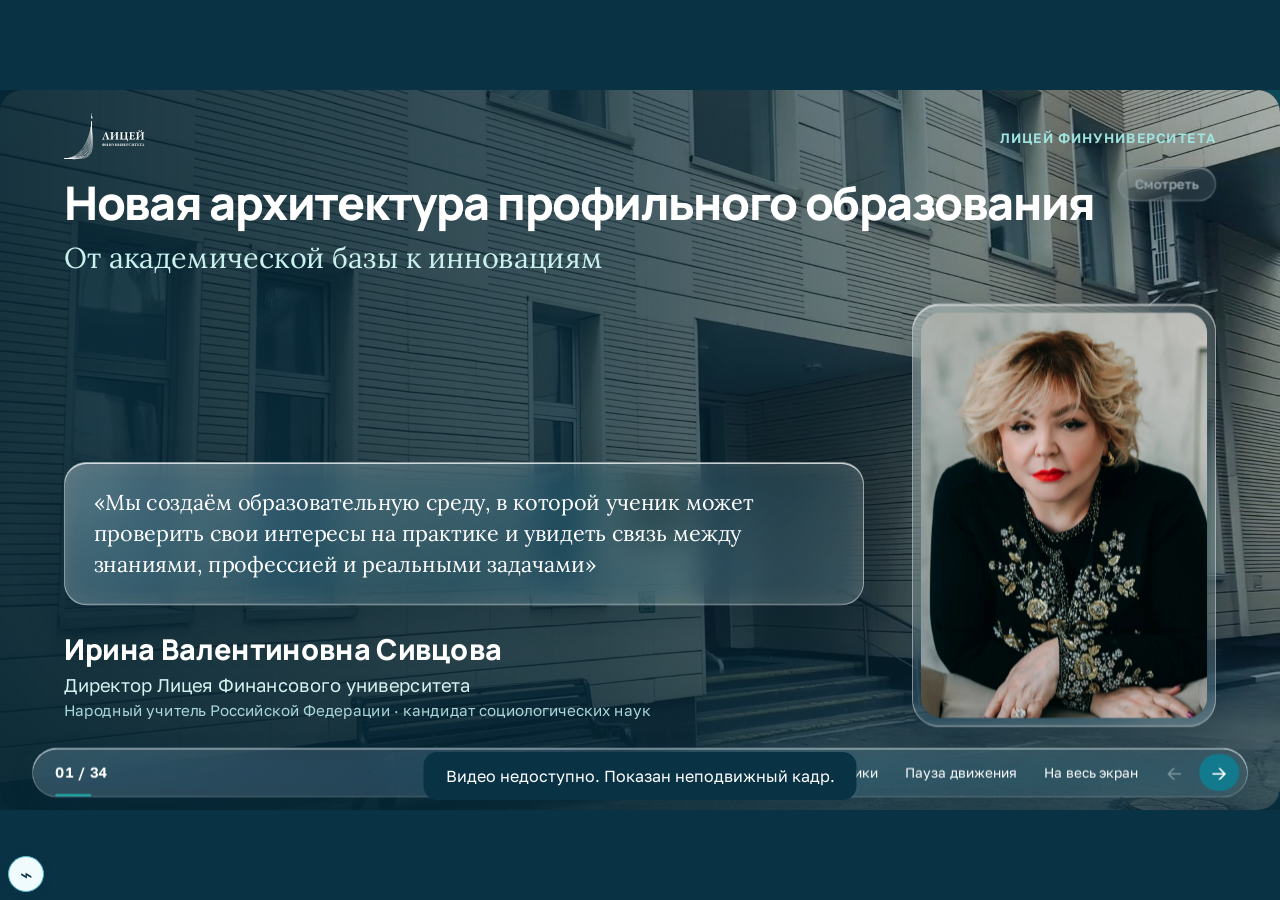
<file: index.html>
<!DOCTYPE html>

<html lang="ru"><head><meta charset="utf-8"/><meta content="width=device-width,initial-scale=1" name="viewport"/><meta content="#0e3f52" name="theme-color"/><meta content="Выступление Ирины Валентиновны Сивцовой о новой архитектуре профильного образования в Лицее Финансового университета." name="description"/><title>Новая архитектура профильного образования · Лицей Финуниверситета</title><style>
/* Три гарнитуры по ролям: Manrope — заголовки, Golos Text — основной текст, Lora — цитаты и акценты */
@font-face{font-family:Manrope;src:url(assets/fonts/font-10.woff) format('truetype');font-weight:700;font-display:swap}
@font-face{font-family:Manrope;src:url(assets/fonts/font-11.woff) format('truetype');font-weight:800;font-display:swap}
@font-face{font-family:Golos;src:url(assets/fonts/font-01.woff) format('truetype');font-weight:400;font-display:swap}
@font-face{font-family:Golos;src:url(assets/fonts/font-03.woff) format('truetype');font-weight:600;font-display:swap}
@font-face{font-family:Lora;src:url(assets/fonts/Lora.ttf) format('truetype');font-weight:400 700;font-display:swap}
:root{--ink:#0f3a4c;--muted:#4a6a77;--teal:#13798d;--aqua:#1db3ae;--sky:#e2f3f8;--paper:#f3f9fb;--line:#c6e0e7;--deep:#0a3245;--deep2:#0f4f62;--coral:#ff7d5c;--lime:#e4f190;--scale:1;--ease:cubic-bezier(.2,.75,.25,1)}
*{box-sizing:border-box}
html,body{margin:0;height:100%;background:var(--paper);color:var(--ink);font-family:Golos,Arial,sans-serif;-webkit-font-smoothing:antialiased}
body{overflow:hidden;transition:background .4s}body.is-dark{background:var(--deep)}
h1,h2,h3,p,figure,blockquote,dl,dd,ol,ul{margin:0;padding:0}ol,ul{list-style:none}
button{font:inherit;cursor:pointer;border:0;color:inherit}button:focus-visible,a:focus-visible{outline:4px solid var(--coral);outline-offset:4px}
img,video{display:block}
.sr-only{position:absolute;width:1px;height:1px;overflow:hidden;clip:rect(0 0 0 0);white-space:nowrap}
em{font-style:normal;color:var(--aqua)}

/* Сцена 1600×900, масштабируется целиком */
#stage{position:fixed;left:50%;top:50%;width:1600px;height:900px;transform:translate(-50%,-50%) scale(var(--scale));overflow:hidden}
.slide{position:absolute;inset:0;display:none;flex-direction:column;padding:104px 80px 104px;gap:34px;overflow:hidden;
 background:radial-gradient(900px 520px at 92% -8%,rgba(29,179,174,.16),transparent 70%),radial-gradient(700px 500px at -6% 108%,rgba(19,121,141,.10),transparent 70%),var(--paper)}
.slide.active{display:flex}
.slide.dark{color:#fff;background:radial-gradient(1000px 600px at 100% 0%,rgba(29,179,174,.28),transparent 65%),radial-gradient(800px 600px at 0% 100%,rgba(19,121,141,.35),transparent 70%),linear-gradient(135deg,var(--deep),#0c4357)}
.brandbar{position:absolute;z-index:5;top:26px;left:80px;right:80px;display:flex;align-items:center;justify-content:space-between;pointer-events:none}
.brandbar img{height:66px;width:auto}.logo-dark{display:none}
body.is-dark .logo-light{display:none}body.is-dark .logo-dark{display:block}
.chapter{font-size:17px;letter-spacing:.06em;text-transform:uppercase;color:var(--teal);font-weight:600}body.is-dark .chapter{color:#9fe3df}

/* Типографика */
.head{display:flex;flex-direction:column;gap:12px}
h1,h2{font-family:Manrope,Golos,sans-serif;font-weight:800;letter-spacing:-.03em;line-height:1.08;white-space:nowrap}
h1{font-size:58px}h2{font-size:56px}
.sub{font-size:26px;line-height:1.35;color:var(--muted);max-width:1300px}.dark .sub{color:#bfe3e6}
.serif,.quote{font-family:Lora,Georgia,serif}
.quote{font-size:27px;line-height:1.45;color:var(--teal);max-width:1250px;padding-left:28px;border-left:4px solid var(--aqua)}
.dark .quote{color:#d5f3f1}
.small-q{font-size:23px}
h3{font-family:Manrope,sans-serif;font-weight:800;font-size:34px;letter-spacing:-.02em}
b{font-weight:600}
.note-line{font-size:25px;color:var(--muted);border-top:2px solid var(--line);padding-top:20px}

/* Liquid Glass — только в избранных местах: над видео/фото, QR, навигация */
.glass{position:relative;overflow:hidden;border-radius:28px;color:#fff;
 background:linear-gradient(140deg,rgba(255,255,255,.30),rgba(255,255,255,.08) 55%,rgba(255,255,255,.16));
 -webkit-backdrop-filter:blur(20px) saturate(170%);backdrop-filter:blur(20px) saturate(170%);
 border:1px solid rgba(255,255,255,.5);
 box-shadow:inset 0 1.5px 0 rgba(255,255,255,.75),inset 0 -1px 0 rgba(255,255,255,.18),inset 0 0 30px rgba(255,255,255,.08),0 24px 50px rgba(3,28,40,.30)}
.glass-light{position:relative;overflow:hidden;border-radius:28px;
 background:linear-gradient(140deg,rgba(255,255,255,.78),rgba(226,243,248,.5));
 -webkit-backdrop-filter:blur(16px) saturate(150%);backdrop-filter:blur(16px) saturate(150%);
 border:1px solid rgba(255,255,255,.95);box-shadow:inset 0 1.5px 0 #fff,0 18px 44px rgba(15,58,76,.13),0 0 0 1px rgba(19,121,141,.12)}
.glass::after,.glass-light::after{content:"";position:absolute;inset:-40% -10%;pointer-events:none;
 background:linear-gradient(105deg,transparent 38%,rgba(255,255,255,.55) 48%,transparent 58%);transform:translateX(-90%)}
.slide.play .glass::after,.slide.play .glass-light::after{animation:a-shine 1.8s var(--ease) calc(var(--d,0s) + .5s) both}
@supports not ((backdrop-filter:blur(1px)) or (-webkit-backdrop-filter:blur(1px))){.glass{background:rgba(10,50,69,.82)}.glass-light{background:rgba(255,255,255,.95)}}

/* Медиа: всегда cover, без бледных полей */
.ph,.media{position:relative;overflow:hidden;border-radius:28px;background:#0d3e50;box-shadow:0 22px 50px rgba(10,50,69,.18)}
.ph img,.media video{width:100%;height:100%;object-fit:cover}
.video-toggle{position:absolute;right:18px;bottom:18px;z-index:2;padding:10px 20px;border-radius:999px;font-size:17px;font-weight:600}

/* Навигация */
nav.bottom{position:absolute;z-index:6;left:40px;right:40px;bottom:16px;height:62px;display:flex;align-items:center;gap:6px;padding:0 10px 0 28px;border-radius:31px;color:var(--ink);
 background:linear-gradient(140deg,rgba(255,255,255,.72),rgba(255,255,255,.42));border-color:rgba(255,255,255,.9);box-shadow:inset 0 1px 0 #fff,0 10px 30px rgba(15,58,76,.14)}
body.is-dark nav.bottom{color:#fff;background:linear-gradient(140deg,rgba(255,255,255,.18),rgba(255,255,255,.06));border-color:rgba(255,255,255,.3)}
.progress{position:absolute;left:28px;bottom:0;height:3px;background:var(--aqua);border-radius:3px;max-width:calc(100% - 56px);transition:width .4s}
.counter{font-weight:600;font-size:18px;margin-right:auto;font-variant-numeric:tabular-nums}
nav.bottom button{background:transparent;font-size:17px;padding:9px 14px;border-radius:999px}
nav.bottom button:hover{background:rgba(29,179,174,.16)}
nav.bottom .s{display:none}
nav.bottom .arrow{width:50px;height:46px;font-size:24px;padding:0}nav.bottom .next{background:var(--teal);color:#fff}
nav.bottom button:disabled{opacity:.35;cursor:default}
.toast{position:fixed;z-index:20;left:50%;bottom:100px;transform:translateX(-50%);background:var(--deep);color:#fff;padding:14px 22px;border-radius:14px;font-size:16px}

/* Диалоги */
dialog{max-width:min(1100px,92vw);max-height:86vh;border:0;border-radius:28px;padding:34px;color:var(--ink);background:#fbfeff;box-shadow:0 30px 80px rgba(0,0,0,.35)}
dialog::backdrop{background:rgba(6,30,42,.55);-webkit-backdrop-filter:blur(6px);backdrop-filter:blur(6px)}
dialog h2{white-space:normal;font-size:32px;margin:6px 0 18px}dialog p{font-size:17px;line-height:1.55;margin:0 0 12px}dialog h3{font-size:20px;margin:18px 0 6px}
.close-dialog{float:right;background:var(--sky);padding:8px 16px;border-radius:999px}
.overview-grid{display:grid;grid-template-columns:repeat(3,1fr);gap:10px}
.overview-grid button{text-align:left;background:var(--sky);padding:12px 14px;border-radius:14px;display:flex;flex-direction:column;gap:4px;font-size:16px}
.overview-grid button[aria-current=true]{background:var(--teal);color:#fff}.overview-grid small{opacity:.7;font-size:13px}
.source-list li{margin-bottom:14px}.source-list a,dialog a{color:var(--teal)}.source-in-notes{background:var(--teal);color:#fff;padding:10px 18px;border-radius:999px}

/* Общие композиции */
.split{flex:1;display:grid;grid-template-columns:1fr 1fr;gap:56px;align-items:stretch;min-height:0}
.stack{display:flex;flex-direction:column;justify-content:center;gap:30px}
.row-item{display:flex;flex-direction:column;gap:8px;padding-left:26px;border-left:4px solid var(--aqua)}
.row-item b{font-family:Manrope,sans-serif;font-weight:800;font-size:31px;letter-spacing:-.02em}
.row-item span{font-size:24px;line-height:1.4;color:var(--muted)}.dark .row-item span{color:#c7e6ea}
.row-item.accent{border-color:var(--coral)}
.ph.tall{height:100%}
.media-split{grid-template-columns:1.25fr 1fr}.media-split.rev{grid-template-columns:1fr 1.25fr}
.media-split .media{height:100%}
.checks{display:flex;flex-direction:column;gap:14px}
.checks li{font-size:25px;padding:12px 0 12px 44px;border-bottom:1.5px solid var(--line);position:relative}
.checks li::before{content:"";position:absolute;left:4px;top:19px;width:20px;height:11px;border-left:4px solid var(--aqua);border-bottom:4px solid var(--aqua);transform:rotate(-45deg)}

/* 1 — титул */
.hero .hero-bg{position:absolute;inset:0}
.hero .hero-bg .media{position:absolute;inset:0;border-radius:0;box-shadow:none}
.hero .hero-bg::after{content:"";position:absolute;inset:0;background:linear-gradient(90deg,rgba(6,38,52,.93) 0%,rgba(6,38,52,.78) 46%,rgba(6,38,52,.35) 100%),linear-gradient(0deg,rgba(6,38,52,.6),transparent 40%)}
.hero .hero-bg .video-toggle{top:96px;bottom:auto;right:80px}
.hero .head,.hero .hero-grid{position:relative;z-index:1}
.hero .head{margin-top:6px}
.hero .sub{font-size:36px;color:#c9f1ee}
.hero-grid{flex:1;display:grid;grid-template-columns:1fr 380px;grid-template-rows:minmax(0,1fr);gap:60px;min-height:0}
.hero-left{display:flex;flex-direction:column;justify-content:flex-end;gap:30px;padding-bottom:10px}
.lead-quote{padding:30px 36px}.lead-quote p{font-family:Lora,serif;font-size:27px;line-height:1.45}
.speaker-name{display:flex;flex-direction:column;gap:6px}
.speaker-name b{font-family:Manrope,sans-serif;font-weight:800;font-size:36px}
.speaker-name span{font-size:23px;color:#d6f2f1}.speaker-name small{font-size:19px;color:#a9d6d8}
.portrait{padding:10px;border-radius:34px;align-self:stretch;height:100%;min-height:0}
.portrait img{width:100%;height:100%;object-fit:cover;object-position:50% 20%;border-radius:26px}

/* 2 и 30 — маршрут */
.route-wrap{position:relative;flex:1;display:flex;align-items:center}
.route-line{position:absolute;left:0;right:0;top:50%;height:40px;transform:translateY(-50%);width:100%}
.route-line path,.arcs path,.ff-line path,.links path{fill:none;stroke:var(--aqua);stroke-width:4;stroke-dasharray:1;stroke-linecap:round}
.steps{position:relative;display:grid;grid-template-columns:repeat(4,1fr);gap:40px;width:100%}
.step{display:flex;flex-direction:column;gap:14px;min-height:250px;justify-content:flex-start;padding:34px 32px 38px;border-radius:28px;background:#fff;border:2px solid var(--line);box-shadow:0 16px 36px rgba(15,58,76,.08)}
.step i{font-style:normal;font-family:Manrope,sans-serif;font-weight:800;font-size:22px;color:var(--aqua)}
.step b{font-family:Manrope,sans-serif;font-weight:800;font-size:40px;letter-spacing:-.02em}
.step span{font-size:26px;color:var(--muted);line-height:1.35}
.dark .step{background:#14536a;border-color:rgba(255,255,255,.18);box-shadow:none}.dark .step span{color:#c7e6ea}
.dark .step.hi{background:var(--lime);color:var(--ink);border-color:var(--lime)}.dark .step.hi span{color:#3e5a2a}
.closing{display:grid;grid-template-columns:1fr 260px;gap:60px;align-items:end}
.final-logo{width:240px;height:auto}

/* 3 */
.found{display:flex;flex-direction:column;justify-content:center;gap:26px}
.pillars{display:grid;grid-template-columns:repeat(3,1fr);gap:14px;align-items:end;height:230px}
.pillars span{display:flex;align-items:flex-end;justify-content:center;padding-bottom:22px;border-radius:22px 22px 0 0;font-size:26px;font-weight:600;transform-origin:bottom;color:var(--ink)}
.p1{height:130px;background:#bfe8e6}.p2{height:180px;background:#7fd0cc}.p3{height:230px;background:var(--teal);color:#fff!important}
.base{background:var(--deep);color:#fff;font-size:30px;font-weight:600;text-align:center;padding:26px;border-radius:0 0 22px 22px;transform-origin:left;margin-top:-26px}
.chain{font-size:28px;font-weight:600}

/* 4 */
.twin{display:grid;grid-template-columns:1fr 80px 1fr;align-items:center;flex:1}
.panel{display:flex;flex-direction:column;gap:18px;padding:44px;border-radius:32px;background:#fff;border:2px solid var(--line);box-shadow:0 18px 40px rgba(15,58,76,.08);height:100%;justify-content:center}
.panel small{font-size:19px;letter-spacing:.06em;text-transform:uppercase;color:var(--teal);font-weight:600}
.panel b{font-family:Manrope,sans-serif;font-weight:800;font-size:54px}
.panel .flow{font-size:32px;font-weight:600}.panel span{font-size:26px;color:var(--muted);line-height:1.4}
.plus{font-size:64px;color:var(--aqua);text-align:center;font-weight:600}
.was-now{display:flex;gap:40px;align-items:baseline;font-size:27px}
.was{color:var(--muted)}.was s{text-decoration-color:var(--coral);text-decoration-thickness:3px}
.now{font-weight:600;color:var(--teal)}.now::before{content:"→ ";color:var(--aqua)}

/* 5 */
.puzzle{flex:1;display:grid;grid-template-columns:repeat(4,1fr);gap:22px;align-items:stretch}
.piece{position:relative;display:flex;flex-direction:column;gap:14px;padding:38px 30px;border-radius:28px;background:#fff;border:2px solid var(--line)}
.piece::after{content:"";position:absolute;right:-21px;top:50%;width:30px;height:30px;border-radius:50%;background:#fff;border:2px solid var(--line);border-left-color:transparent;border-bottom-color:transparent;transform:translateY(-50%) rotate(45deg);z-index:1}
.piece:last-child::after{display:none}
.piece i{font-style:normal;width:52px;height:52px;border-radius:16px;background:var(--sky);color:var(--teal);display:grid;place-items:center;font-family:Manrope,sans-serif;font-weight:800;font-size:26px}
.piece b{font-family:Manrope,sans-serif;font-weight:800;font-size:30px;letter-spacing:-.02em}
.piece span{font-size:25px;line-height:1.4;color:var(--muted)}
.track{background:var(--deep);color:#fff;font-size:28px;font-weight:600;text-align:center;padding:24px;border-radius:24px;transform-origin:left}

/* 6 */
.s6{grid-template-columns:1.05fr 1fr}
.room{display:flex;flex-direction:column;align-items:center;justify-content:center;gap:18px;padding:26px}
.room svg{width:100%;height:auto;max-height:430px}
.walls{fill:#fff;stroke:var(--teal);stroke-width:3}.board{stroke:var(--deep);stroke-width:8;stroke-linecap:round}
.desk{fill:var(--sky);stroke:var(--teal);stroke-width:3;transform:translate(var(--dx),var(--dy));transform-box:fill-box}
.mode{position:relative;height:44px;width:100%;font-size:26px;font-weight:600;text-align:center}.mode span{position:absolute;inset:0}
.m1{opacity:0}.m2{color:var(--teal)}
.compare{display:flex;flex-direction:column;justify-content:center;gap:30px}
.compare div{padding-left:26px;border-left:4px solid var(--aqua)}
.compare dt{font-family:Manrope,sans-serif;font-weight:800;font-size:31px;margin-bottom:6px}.compare dd{font-size:24px;line-height:1.4}
.compare s,.was s{color:var(--muted);text-decoration-color:var(--coral);text-decoration-thickness:2px}

/* 7 */
.s7{grid-template-columns:1fr 1fr}

/* 8 */
.profiles{flex:1;display:grid;grid-template-columns:repeat(3,1fr);gap:40px;align-content:center}
.profiles li{display:flex;flex-direction:column;gap:16px;padding-top:26px;border-top:2px solid rgba(255,255,255,.25)}
.sym{font-style:normal;font-family:Lora,serif;font-size:66px;line-height:1;color:var(--lime)}
.profiles li:nth-child(2) .sym{color:#ffb29e}.profiles li:nth-child(3) .sym{color:#8ee6e1}
.profiles b{font-family:Manrope,sans-serif;font-weight:800;font-size:34px;line-height:1.15}
.profiles span{font-size:24px;line-height:1.4;color:#c7e6ea}
.arcs{width:100%;height:120px}.arcs path{stroke:#8ee6e1;stroke-width:3}.arcs .long{stroke:var(--lime)}

/* 9 */
.s9{grid-template-columns:580px 1fr;align-items:center}.s9 .orbit{margin-left:40px}
.orbit{position:relative;width:500px;height:500px}
.orbit .core{position:absolute;inset:110px;border-radius:50%;background:var(--teal);display:grid;place-items:center;box-shadow:0 0 0 26px rgba(29,179,174,.15),0 0 0 52px rgba(29,179,174,.07)}
.orbit .core b{font-family:Lora,serif;font-weight:400;font-size:42px;color:#fff}
.orbit span{position:absolute;padding:9px 18px;border-radius:999px;background:#fff;border:2px solid var(--line);font-size:21px;font-weight:600;white-space:nowrap;transform:translate(-50%,-50%)}
.o0{left:50%;top:3%}.o1{left:94%;top:36%}.o2{left:84%;top:90%}.o3{left:16%;top:90%}.o4{left:12%;top:28%}
.verbs{display:flex;flex-direction:column;gap:26px}
.verbs div{display:grid;grid-template-columns:200px 1fr;gap:22px;padding-bottom:22px;border-bottom:2px solid var(--line)}
.verbs dt{font-family:Manrope,sans-serif;font-weight:800;font-size:31px;color:var(--teal)}.verbs dd{font-size:24px;line-height:1.4}

/* 10 */
.duo{position:relative}.duo .a{position:absolute;left:0;top:0;width:78%;height:80%}.duo .b{position:absolute;right:0;bottom:0;width:42%;height:62%;border:8px solid var(--paper)}
.s10 .stack{gap:24px}

/* 11, 14 */
.numbered{flex:1;display:grid;grid-template-columns:repeat(3,1fr);gap:44px;align-items:start;align-content:center}
.numbered li{display:grid;grid-template-rows:auto auto 1fr;gap:12px;padding-top:24px;border-top:3px solid var(--aqua)}
.numbered i{font-style:normal;font-family:Manrope,sans-serif;font-weight:800;font-size:72px;line-height:1;color:var(--aqua)}
.numbered b{font-family:Manrope,sans-serif;font-weight:800;font-size:38px}
.numbered span{font-size:27px;line-height:1.4;color:#c7e6ea}.numbered.light span{color:var(--muted)}
.strip{display:flex;align-items:center;justify-content:space-around;padding:22px 30px;font-size:27px;font-weight:600}.strip em{color:#8ee6e1}
.varfin{display:grid;grid-template-columns:auto 1fr auto;gap:34px;align-items:center;padding:28px 36px}
.varfin b{font-family:Manrope,sans-serif;font-weight:800;font-size:30px}.varfin span{font-size:23px;line-height:1.4}.varfin em{font-size:21px;color:var(--teal);max-width:300px}

/* 12 */
.form-flow{position:relative;flex:1;display:flex;align-items:center}
.ff-line{position:absolute;left:0;right:0;top:calc(50% - 60px);width:100%;height:20px}
.form-flow ol{position:relative;width:100%;display:grid;grid-template-columns:repeat(3,1fr);text-align:center}
.form-flow li{display:flex;flex-direction:column;align-items:center;gap:12px}
.form-flow li svg{width:190px;height:190px;padding:28px;border-radius:50%;background:#fff;border:3px solid var(--teal);margin-bottom:12px}
.form-flow svg path,.ico path,.ico rect,.ico circle{fill:none;stroke:var(--teal);stroke-width:4;stroke-linecap:round;stroke-linejoin:round}
[data-a=draw-in] path{stroke-dasharray:1}
.form-flow b{font-family:Manrope,sans-serif;font-weight:800;font-size:38px}.form-flow span{font-size:25px;color:var(--muted)}

/* 13 — матрица */
.matrix{flex:1;display:flex;flex-direction:column;justify-content:center;gap:12px}
.mx-head,.mx-row{display:grid;grid-template-columns:330px repeat(3,1fr);gap:12px;align-items:stretch}
.mx-head b{font-size:21px;letter-spacing:.04em;text-transform:uppercase;color:var(--teal);padding:0 6px 6px;border-bottom:3px solid var(--aqua)}
.mx-head b:nth-child(2){border-color:var(--lime)}.mx-head b:nth-child(3){border-color:#ffb29e}
.role{font-family:Manrope,sans-serif;font-weight:800;font-size:28px;display:flex;align-items:center}
.cell{min-height:70px;border-radius:16px;border:2px dashed var(--line);display:flex;align-items:center;padding:8px 18px;font-size:23px;line-height:1.25}
.cell.on{border:0;background:#fff;box-shadow:0 8px 22px rgba(15,58,76,.08);font-weight:600}
.cell.on::before{content:"";flex:none;width:12px;height:12px;border-radius:50%;background:var(--aqua);margin-right:12px}
.mx-row .cell.on:nth-child(2)::before{background:#b9c84a}.mx-row .cell.on:nth-child(4)::before{background:var(--coral)}

/* 15 */
.s15{grid-template-columns:1.2fr .8fr}.s15>div:first-child{display:flex;flex-direction:column;gap:26px;justify-content:center}
.cases{display:grid;grid-template-columns:1fr 1fr;gap:14px}
.cases li{padding:13px 20px;border-radius:18px;background:#fff;border:2px solid var(--line);font-size:23px;font-weight:600}
.own{display:grid;grid-template-columns:1fr 230px;gap:26px;align-items:center;padding:20px 20px 20px 30px}
.own b{display:block;font-family:Manrope,sans-serif;font-weight:800;font-size:28px;margin-bottom:8px}.own span{display:block;font-size:20px;line-height:1.4;color:var(--muted)}
.own .url{margin-top:12px;font-size:21px;font-weight:600;color:var(--teal)}.qr-img{width:230px;height:230px;border-radius:14px;background:#fff}
.qr{display:flex;align-items:center;gap:20px;padding:14px;color:var(--ink);background:linear-gradient(140deg,rgba(255,255,255,.9),rgba(255,255,255,.6))}
.qr img{flex:none;width:230px;height:230px;border-radius:14px;background:#fff}
.qr b{display:block;font-size:22px;margin-bottom:6px}.qr .url{font-size:19px;color:var(--teal)}

/* 16 */
.s16{grid-template-columns:1fr 1fr}.s16>div{display:flex;flex-direction:column;justify-content:center;gap:16px}

/* 17 */
.scene .scene-bg{position:absolute;inset:0}.scene .scene-bg .ph{position:absolute;inset:0;border-radius:0}
.scene .scene-bg::after{content:"";position:absolute;inset:0;background:linear-gradient(180deg,rgba(6,38,52,.75),rgba(6,38,52,.1) 40%,rgba(6,38,52,.55))}
.scene .head{position:relative;z-index:1}
.scene-card{position:absolute;z-index:1;left:80px;bottom:110px;width:760px;padding:34px 40px}
.verbs4{font-family:Manrope,sans-serif;font-weight:800;font-size:40px;line-height:1.2;margin-bottom:12px}.scene-card>span{font-size:24px}

/* 18 */
.s18{flex:1;display:grid;grid-template-columns:1fr 1fr;grid-template-rows:minmax(0,1fr);gap:60px;min-height:0}
.pair{display:grid;grid-template-columns:270px 1fr;grid-template-rows:minmax(0,1fr);gap:30px;align-items:end;position:relative;min-height:0}
.pair .col{height:100%}
.pair .cap{display:flex;flex-direction:column;gap:10px;padding-bottom:10px}
.pair .cap b{font-family:Manrope,sans-serif;font-weight:800;font-size:31px}.pair .cap span{font-size:23px;line-height:1.4;color:var(--muted)}
.pair .inset{position:absolute;left:220px;top:0;width:260px;padding:8px;border-radius:22px}
.pair .inset img{width:100%;height:auto;border-radius:16px}
.flow-line{font-size:25px;font-weight:600;text-align:center}

/* 22 */
.s22{grid-template-columns:1.1fr 1fr}
.bio{display:grid;grid-template-columns:1fr 262px;grid-template-rows:auto 1fr;gap:26px;align-content:center}
.bio .row-item{grid-column:1/-1}
.bio-card{display:flex;flex-direction:column;gap:12px}
.bio-card img{width:100%;aspect-ratio:16/9;object-fit:cover;border-radius:20px}
.bio-card figcaption{font-size:21px;line-height:1.35;color:var(--muted)}
.bio .qr{flex-direction:column;text-align:center;gap:8px;align-self:start;padding:16px}

/* 23 */
.s23{grid-template-columns:1.35fr 1fr}
.stats{display:flex;flex-direction:column;justify-content:center;gap:30px}
.stats li{display:grid;grid-template-columns:120px 1fr;gap:20px;align-items:center}
.stats b{font-family:Manrope,sans-serif;font-weight:800;font-size:60px;color:var(--teal);line-height:1}
.stats span{font-size:25px;line-height:1.4}

/* 24 */
.s24{flex:1;display:grid;grid-template-columns:1fr 360px;gap:60px;min-height:0}
.lift{display:grid;grid-template-columns:1fr 300px;grid-template-rows:1fr auto;gap:20px 40px;align-items:center}
.lift svg{width:100%;height:auto;max-height:420px}
.lift svg *{fill:none;stroke:#8ee6e1;stroke-width:4;stroke-linecap:round;stroke-linejoin:round}
.lift .ceil{stroke:#fff;stroke-width:6}.lift .desk-l{stroke:#fff}
.lift .up-arrow{stroke:var(--lime);stroke-dasharray:1}
.mon{transform:translateY(-110px)}
.phases{display:flex;flex-direction:column;gap:22px;counter-reset:ph}
.phases li{font-size:26px;font-weight:600;padding-left:56px;position:relative;counter-increment:ph}
.phases li::before{content:counter(ph);position:absolute;left:0;top:-4px;width:40px;height:40px;border-radius:50%;background:rgba(255,255,255,.12);display:grid;place-items:center;font-size:20px}
.speed{grid-column:1/-1;font-family:Lora,serif;font-size:24px;color:var(--lime)}
.media.portrait{height:100%}

/* 25 */
.s25{grid-template-columns:1.25fr 1fr;gap:56px}
.srv-media{display:flex;flex-direction:column;justify-content:center;gap:18px}
.srv-media .media{height:370px}
.srv-cap{display:flex;align-items:center;gap:20px}
.srv-photo{flex:none;width:120px;height:120px;border-radius:20px;overflow:hidden;box-shadow:0 10px 26px rgba(15,58,76,.18)}
.srv-photo img{width:100%;height:100%;object-fit:cover}
.srv-cap b{display:block;font-family:Manrope,sans-serif;font-weight:800;font-size:26px}.srv-cap span{font-size:20px;color:var(--muted)}
.srv-v{display:flex;flex-direction:column;justify-content:center;gap:6px}
.srv-v .in{display:grid;grid-template-columns:1fr 1fr;gap:16px}
.srv-v .in span{padding:16px;border-radius:18px;background:#fff;border:2px solid var(--line);font-size:25px;font-weight:600;text-align:center}
.srv-v .down{width:100%;height:40px}.srv-v .down path{fill:none;stroke:var(--aqua);stroke-width:3;stroke-dasharray:1}
.srv-v .hub{padding:20px;text-align:center;display:flex;flex-direction:column;gap:4px;border:2px solid var(--teal)}
.srv-v .hub b{font-family:Manrope,sans-serif;font-weight:800;font-size:31px}.srv-v .hub span{font-size:21px;color:var(--teal)}
.srv-v .out{display:flex;flex-direction:column;gap:14px}
.srv-v .out li{display:flex;flex-direction:column;gap:4px;padding-left:20px;border-left:4px solid var(--aqua)}
.srv-v .out b{font-family:Manrope,sans-serif;font-weight:800;font-size:27px}.srv-v .out span{font-size:21px;color:var(--muted)}

/* 26 */
.s26{flex:1;display:grid;grid-template-columns:1.45fr 1fr;gap:44px;min-height:0}
.s26 .big{height:100%}.s26 .side{display:flex;flex-direction:column;gap:26px;min-height:0}.s26 .small{flex:1;min-height:0}

/* 27 */
.roles{flex:1;display:grid;grid-template-columns:repeat(3,1fr);gap:40px;align-content:center}
.roles li{display:flex;flex-direction:column;gap:16px;padding:40px 34px;border-radius:30px;background:#fff;border:2px solid var(--line)}
.roles .ico{width:120px;height:120px;padding:14px;border-radius:30px;background:var(--sky)}
.roles b{font-family:Manrope,sans-serif;font-weight:800;font-size:32px;line-height:1.15}.roles span{font-size:24px;line-height:1.4;color:var(--muted)}
.ico .wave{stroke:var(--coral)}

/* 28 */
.s28{grid-template-columns:1.4fr 1fr}
.concept-frame{position:relative;min-height:0}.concept-frame .ph{height:100%}
.badge{position:absolute;left:24px;top:24px;padding:10px 22px;border-radius:999px;font-size:21px;font-weight:600}
.s28 .stack{gap:22px}.s28 .stack .lead{font-family:Manrope,sans-serif;font-weight:800;font-size:36px;line-height:1.2}
.s28 .stack p{font-size:25px;line-height:1.4}.s28 .flow{font-weight:600;color:var(--teal)}.s28 small{font-size:19px;color:var(--muted)}

/* 29 */
.s29{flex:1;display:grid;grid-template-columns:1fr 90px 1fr;align-items:stretch;min-height:0}
.s29 .ph{height:100%}.s29 figcaption{position:absolute;left:20px;bottom:20px;padding:12px 22px;border-radius:999px;font-size:24px;font-weight:600}
.swap{display:grid;place-items:center}.swap svg{width:60px}.swap path{fill:none;stroke:var(--teal);stroke-width:4;stroke-linecap:round;stroke-linejoin:round}

/* Анимации входа: запускаются классом .play при каждом входе на слайд */
.slide.play [data-a]{animation-duration:.9s;animation-timing-function:var(--ease);animation-delay:var(--d,0s);animation-fill-mode:both}
.slide.play [data-a=up]{animation-name:a-up}.slide.play [data-a=left]{animation-name:a-left}.slide.play [data-a=right]{animation-name:a-right}
.slide.play [data-a=pop]{animation-name:a-pop}.slide.play [data-a=fade]{animation-name:a-fade}.slide.play [data-a=reveal]{animation-name:a-reveal;animation-duration:1.2s}
.slide.play [data-a=grow]{animation-name:a-grow;animation-duration:1.1s}.slide.play [data-a=rise]{animation-name:a-rise}
.slide.play [data-a=drop]{animation-name:a-drop}.slide.play [data-a=scale]{animation-name:a-scale;animation-duration:1.3s}
.slide.play [data-a=glass]{animation-name:a-glass;animation-duration:1.1s}.slide.play [data-a=portrait]{animation-name:a-portrait;animation-duration:1.3s}
.slide.play [data-a=draw]{animation-name:a-draw;animation-duration:1.4s}
.slide.play [data-a=draw-in]{animation:none}.slide.play [data-a=draw-in] path{animation:a-draw 1.3s var(--ease) var(--d) both}
.slide.play [data-a=kenburns]{animation:none}.slide.play [data-a=kenburns] img{animation:a-ken 9s ease-out var(--d) both}
.slide.play .desk{animation:a-desk 1.1s var(--ease) var(--d) both}
.slide.play .m1{animation:a-out .4s ease 1.05s both}.slide.play .m2{animation:a-fade .5s ease 1.5s both}
.slide.play .mon{animation:a-lift 1.8s ease-in-out 1.3s both}
.slide.play .up-arrow{animation:a-draw 1.2s var(--ease) 1.4s both}
.slide.play .ico.bell .wave{animation:a-ring 1s ease 1.2s 2 both}.slide.play .ico.kiosk .tap{animation:a-blink .8s ease .9s 3 both}
.slide.play .orbit{animation-name:a-scale}
@keyframes a-up{from{opacity:0;transform:translateY(30px)}}
@keyframes a-left{from{opacity:0;transform:translateX(-40px)}}
@keyframes a-right{from{opacity:0;transform:translateX(40px)}}
@keyframes a-pop{from{opacity:0;transform:scale(.85)}}
@keyframes a-fade{from{opacity:0}}
@keyframes a-out{to{opacity:0}}
@keyframes a-reveal{from{opacity:0;clip-path:inset(0 0 100% 0 round 28px)}to{opacity:1;clip-path:inset(0 0 0 0 round 28px)}}
@keyframes a-grow{from{transform:scaleX(0)}}
@keyframes a-rise{from{transform:scaleY(0)}}
@keyframes a-drop{from{opacity:0;transform:translateY(-70px) rotate(-4deg)}}
@keyframes a-scale{from{opacity:0;transform:scale(.6) rotate(-25deg)}}
@keyframes a-glass{from{opacity:0;transform:translateY(24px) scale(.98)}}
@keyframes a-portrait{from{opacity:0;transform:translateX(70px) scale(.96)}}
@keyframes a-draw{from{stroke-dashoffset:1}to{stroke-dashoffset:0}}
@keyframes a-ken{from{transform:scale(1.14)}to{transform:scale(1)}}
@keyframes a-desk{from{transform:translate(0,0)}to{transform:translate(var(--dx),var(--dy))}}
@keyframes a-lift{from{transform:translateY(0)}to{transform:translateY(-110px)}}
@keyframes a-shine{to{transform:translateX(90%)}}
@keyframes a-ring{0%,100%{transform:none}30%{transform:translateX(-3px)}60%{transform:translateX(3px)}}
@keyframes a-blink{50%{opacity:.2}}
[data-a=draw]{stroke-dashoffset:0}

/* Пауза движения и reduced-motion: сразу готовая композиция */
body.motion-paused *,body.motion-paused *::after{animation:none!important}
@media (prefers-reduced-motion:reduce){*,*::after{animation:none!important;transition:none!important}}

/* Мобильная раскладка: вертикальная прокрутка текущего слайда */
@media (max-width:899px){
 body{overflow:auto}
 #stage{position:static;width:auto;height:auto;transform:none;overflow:visible}
 .brandbar{position:absolute;top:14px;left:18px;right:18px}.brandbar img{height:34px}.chapter{font-size:12px;max-width:50%;text-align:right}
 .slide{position:relative;min-height:100vh;padding:74px 18px 108px;gap:24px;overflow:visible}
 h1,h2{white-space:normal;font-size:31px;line-height:1.12}.sub{font-size:18px}
 .quote{font-size:19px;padding-left:16px}.small-q{font-size:17px}h3{font-size:24px}.note-line{font-size:17px}
 .split,.media-split,.media-split.rev,.s6,.s7,.s9,.s15,.s16,.s22,.s23,.s25,.s28{display:flex;flex-direction:column;gap:22px}
 .media-split.rev .media{order:-1}
 .ph.tall,.media-split .media,.s28 .concept-frame .ph{height:auto;aspect-ratio:4/3}
 .stack{gap:18px}.row-item{padding-left:16px}.row-item b{font-size:21px}.row-item span{font-size:17px}
 .hero .hero-bg::after{background:linear-gradient(180deg,rgba(6,38,52,.85),rgba(6,38,52,.7))}
 .hero .sub{font-size:22px}.hero-grid{display:flex;flex-direction:column-reverse;gap:22px}
 .portrait{height:auto;align-self:stretch}.portrait img{aspect-ratio:864/1280;height:auto}
 .lead-quote{padding:20px}.lead-quote p{font-size:18px}.speaker-name b{font-size:24px}.speaker-name span{font-size:16px}.speaker-name small{font-size:14px}
 .hero .hero-bg .video-toggle{display:none}
 .route-line,.arcs,.ff-line{display:none}
 .steps{grid-template-columns:1fr;gap:12px}.step{padding:18px 20px;gap:6px;min-height:0}.step b{font-size:23px}.step span{font-size:17px}.step i{font-size:16px}
 .closing{grid-template-columns:1fr;gap:20px}.final-logo{width:160px}
 .pillars{height:160px}.pillars span{font-size:15px;padding-bottom:12px}.p1{height:90px}.p2{height:125px}.p3{height:160px}.base{font-size:19px;padding:16px}.chain{font-size:19px}
 .twin{display:flex;flex-direction:column;gap:12px}.panel{padding:22px;gap:10px}.panel b{font-size:28px}.panel .flow{font-size:19px}.panel span{font-size:17px}.panel small{font-size:13px}.plus{font-size:36px}
 .was-now{flex-direction:column;gap:8px;font-size:18px}
 .puzzle{grid-template-columns:1fr;gap:12px}.piece{padding:20px;gap:8px}.piece::after{display:none}.piece b{font-size:21px}.piece span{font-size:17px}.piece i{width:38px;height:38px;font-size:18px}.track{font-size:18px;padding:16px}
 .room{padding:14px}.mode{font-size:18px;height:30px}.compare{gap:16px}.compare dt{font-size:21px}.compare dd{font-size:17px}
 .profiles{grid-template-columns:1fr;gap:22px}.sym{font-size:44px}.profiles b{font-size:23px}.profiles span{font-size:17px}
 .orbit{width:300px;height:300px;align-self:center}.orbit .core{inset:70px;box-shadow:0 0 0 14px rgba(29,179,174,.15)}.orbit .core b{font-size:28px}.orbit span{font-size:13px;padding:5px 10px}
 .verbs{gap:16px}.verbs div{grid-template-columns:1fr;gap:6px;padding-bottom:14px}.verbs dt{font-size:22px}.verbs dd{font-size:17px}
 .duo{height:auto;display:flex;flex-direction:column;gap:12px}.duo .a,.duo .b{position:static;width:100%;height:auto;aspect-ratio:4/3;border:0}
 .numbered{grid-template-columns:1fr;gap:20px}.numbered i{font-size:36px}.numbered b{font-size:22px}.numbered span{font-size:17px}
 .strip{flex-direction:column;gap:4px;font-size:18px;padding:16px}.strip em{transform:rotate(90deg)}
 .varfin{grid-template-columns:1fr;gap:8px;padding:20px}.varfin b{font-size:21px}.varfin span{font-size:17px}.varfin em{font-size:16px}
 .form-flow ol{grid-template-columns:1fr;gap:26px}.form-flow li svg{width:110px;height:110px;padding:16px}.form-flow b{font-size:24px}.form-flow span{font-size:17px}
 .matrix{gap:14px}.mx-head{display:none}.mx-row{grid-template-columns:1fr;gap:6px;padding:14px;border-radius:18px;background:#fff;border:2px solid var(--line)}
 .role{font-size:20px}.cell{min-height:0;font-size:16px;padding:6px 10px;border:0}.cell:not(.on){display:none}.cell.on{box-shadow:none;background:var(--sky)}
 .cell.on::after{margin-left:auto;padding-left:8px;font-size:12px;color:var(--muted);font-weight:400}
 .mx-row .cell:nth-child(2)::after{content:"экономика"}.mx-row .cell:nth-child(3)::after{content:"общество и язык"}.mx-row .cell:nth-child(4)::after{content:"технологии"}
 .cases{grid-template-columns:1fr}.cases li{font-size:17px;padding:12px 16px}
 .own{grid-template-columns:1fr;padding:18px}.own .url{font-size:16px}.qr-img{width:200px;height:200px}.own b{font-size:21px}.own span{font-size:16px}
 .qr img{width:200px;height:200px}.qr b{font-size:17px}.qr .url{font-size:15px}
 .checks li{font-size:17px;padding:10px 0 10px 36px}.checks li::before{top:14px;width:16px;height:9px}
 .scene{min-height:100vh}.scene-card{position:relative;left:auto;bottom:auto;width:auto;margin-top:auto;padding:22px}.verbs4{font-size:24px}.scene-card>span{font-size:17px}
 .s18{display:flex;flex-direction:column;gap:30px}.pair{grid-template-columns:130px 1fr;gap:16px}.pair .col{height:260px}.pair .cap b{font-size:21px}.pair .cap span{font-size:16px}
 .pair .inset{position:static;grid-column:1/-1;width:200px;order:3}.flow-line{font-size:17px}
 .bio{grid-template-columns:1fr}.bio-card figcaption{font-size:16px}
 .stats{gap:18px}.stats li{grid-template-columns:72px 1fr;gap:12px}.stats b{font-size:38px}.stats span{font-size:17px;hyphens:auto}
 .s24{display:flex;flex-direction:column;gap:22px}.lift{grid-template-columns:1fr;gap:14px}.phases{gap:12px}.phases li{font-size:18px;padding-left:44px}.phases li::before{width:32px;height:32px;font-size:16px}.speed{font-size:17px}
 .media.portrait{height:auto;aspect-ratio:9/16;max-height:75vh}
  .srv-media .media{height:auto;aspect-ratio:16/9}.srv-photo{width:84px;height:84px}.srv-cap b{font-size:18px}.srv-cap span{font-size:15px}
 .srv-v .in span{font-size:16px;padding:12px}.srv-v .hub b{font-size:21px}.srv-v .hub span{font-size:15px}.srv-v .out b{font-size:19px}.srv-v .out span{font-size:16px}
 .s9 .orbit{margin-left:0}
 .s26{display:flex;flex-direction:column;gap:18px}.s26 .big,.s26 .small{height:auto;aspect-ratio:4/3;flex:none}
 .roles{grid-template-columns:1fr;gap:16px}.roles li{padding:22px;gap:10px}.roles .ico{width:72px;height:72px;padding:8px;border-radius:20px}.roles b{font-size:22px}.roles span{font-size:17px}
 .badge{font-size:15px;left:14px;top:14px}.s28 .stack .lead{font-size:23px}.s28 .stack p{font-size:17px}.s28 small{font-size:14px}
 .s29{display:flex;flex-direction:column;gap:14px}.s29 .ph{height:auto;aspect-ratio:4/3}.swap{height:40px}.swap svg{transform:rotate(90deg);width:40px}.s29 figcaption{font-size:16px;padding:8px 14px;left:12px;bottom:12px}
 nav.bottom{position:fixed;left:10px;right:10px;bottom:10px;height:58px;padding:0 6px 0 16px;gap:0;transform:none}
 .progress{left:16px}
 nav.bottom .l{display:none}nav.bottom .s{display:inline}#sourceBtn{display:none}
 nav.bottom{gap:2px;padding-left:12px}
 nav.bottom button{flex:0 0 auto;font-size:14px;padding:0 5px;min-width:32px;height:44px}nav.bottom .arrow{width:36px;height:44px;font-size:20px}
 .counter{font-size:14px;white-space:nowrap;margin-right:auto}
 .toast{bottom:84px}
 .video-toggle{font-size:14px;padding:8px 14px;right:12px;bottom:12px}
}


.quality-groups{display:grid;grid-template-columns:1fr 1.2fr .9fr;gap:24px}.quality-group{border-left:4px solid var(--aqua);padding:8px 18px;display:flex;flex-direction:column;gap:9px}.quality-group b{font:800 27px Manrope,sans-serif}.quality-group span{font-size:22px;line-height:1.5;color:var(--muted)}.quality-profile{height:285px;overflow:hidden;border-radius:24px;border:2px solid var(--line);background:#181b26;flex:none}.quality-profile img{width:100%;height:auto;display:block;margin-top:-105px}.quality-caption{font-size:21px;color:var(--muted)}
@media(max-width:899px){.quality-groups{grid-template-columns:1fr;gap:18px}.quality-group b{font-size:22px}.quality-group span{font-size:17px}.quality-profile{height:auto;overflow:visible}.quality-profile img{border-radius:22px;margin-top:0}.quality-caption{font-size:16px}}
/* Fresh content: retain approved palette, type, frames and entry language. */
.fresh-media video,.media video[data-src*="/v3/"]{object-fit:contain;background:var(--deep)}
.ai-map{display:flex;flex-direction:column;gap:26px}.ai-lane h3{font:800 25px Manrope,sans-serif;margin-bottom:14px;color:var(--teal)}
.ai-flow{display:grid;grid-template-columns:repeat(4,minmax(0,1fr));gap:36px}
.ai-flow li{position:relative;padding:23px 20px;border:2px solid var(--line);background:rgba(255,255,255,.78);border-radius:22px;min-height:118px;display:flex;flex-direction:column;justify-content:center;gap:10px}
.ai-flow li:nth-child(2){border-color:var(--teal);background:var(--sky)}
.ai-flow b{font:800 27px Manrope,sans-serif}.ai-flow span{font-size:21px;color:var(--muted)}
.ai-arrow{position:absolute;right:-34px;top:calc(50% - 12px);width:30px;height:24px;overflow:visible}.ai-arrow path{fill:none;stroke:var(--aqua);stroke-width:3}
.ai-foot{display:flex;align-items:center;gap:24px;margin-top:2px}.ai-foot .srv-photo{width:90px;height:90px}.ai-foot p{display:flex;flex-direction:column;gap:8px}.ai-foot b{font:800 25px Manrope,sans-serif}.ai-foot span{font-size:21px;color:var(--muted)}
@media(max-width:899px){.ai-map{gap:26px}.ai-lane h3{font-size:20px}.ai-flow{grid-template-columns:1fr;gap:26px}.ai-flow li{min-height:94px;padding:18px}.ai-flow b{font-size:22px}.ai-flow span{font-size:17px}.ai-arrow{right:calc(50% - 15px);top:auto;bottom:-26px;transform:rotate(90deg)}.ai-foot{align-items:flex-start;gap:16px}.ai-foot .srv-photo{width:70px;height:70px}.ai-foot b{font-size:18px}.ai-foot span{font-size:16px}.fresh-media{height:auto!important;aspect-ratio:16/9}}

/* Slide-specific revision: approved design retained */
.revision-media{height:480px;align-self:center;width:100%}.revision-media video{object-fit:cover}.gear{width:76px;height:76px;fill:none;stroke:currentColor;stroke-width:5;stroke-linejoin:round}
.spaces-side{display:flex;flex-direction:column;gap:18px}.spaces-film{height:250px}.spaces-side .compare{gap:12px}.spaces-side .compare dt{font-size:24px}.spaces-side .compare dd{font-size:21px}.spaces-film video{object-fit:cover}
#slide-16 .varfin{grid-template-columns:1fr 1.2fr 280px;padding:20px 28px;gap:20px}#slide-16 .varfin em{display:none}.varfin-qr{grid-row:1 / 3;grid-column:3;display:flex;gap:8px;align-items:center;flex-direction:column}.varfin-qr img{width:190px;height:190px;background:#fff;border-radius:12px}.varfin-qr span{font:16px Golos,sans-serif!important;overflow-wrap:anywhere;text-align:center}
.roles-with-film{display:grid;grid-template-columns:1fr 245px;gap:22px;flex:1;align-items:center}.roles-with-film .roles{gap:18px}.roles-with-film .roles li{padding:28px 23px}.roles-with-film .roles b{font-size:28px}.roles-with-film .roles span{font-size:22px}.kiosk-film{height:330px}.kiosk-film video{object-fit:cover}.coworking-film{height:210px}
.architecture-v4{display:flex;flex-direction:column;gap:12px}.process-row,.management-row{display:flex;align-items:center;gap:12px}.flow-node{border:2px solid var(--line);background:rgba(255,255,255,.8);border-radius:20px;padding:15px 19px;display:flex;flex-direction:column;gap:7px;min-width:190px;flex:1}.flow-node b{font:800 25px Manrope,sans-serif}.flow-node span{font-size:19px;line-height:1.35;color:var(--muted)}.flow-branches{display:flex;flex-direction:column;gap:13px;flex:3}.flow-branch{display:flex;gap:10px;align-items:center}.flow-arrow{width:45px;min-width:32px;height:25px;fill:none;stroke:var(--teal);stroke-width:3}.journal-link{align-self:center;padding:9px 25px;border:2px solid var(--aqua);border-radius:18px;font-size:22px;background:#e2f3f8}.journal-link span{margin-left:25px;color:var(--teal)}.architecture-status{font-size:19px;color:var(--muted)}.slide.play .flow-arrow path{stroke-dasharray:10 5;animation:flowTravel 1.5s linear infinite}.slide:not(.active) .flow-arrow path,.motion-paused .flow-arrow path{animation:none!important}@keyframes flowTravel{to{stroke-dashoffset:-30}}
.quality-sequence{position:relative;height:530px;flex:none}.quality-screen{position:absolute;inset:0;border-radius:24px;border:2px solid var(--line);background:#181b26;overflow:hidden;display:flex;flex-direction:column;opacity:0}.quality-screen figcaption{background:var(--sky);font-size:23px;padding:12px 22px;color:var(--ink)}.quality-screen img{height:calc(100% - 52px);width:100%;object-fit:contain}.qs1{opacity:1}.play .quality-screen{animation:qualityCycle 30s linear infinite}.play .qs2{animation-delay:-20s}.play .qs3{animation-delay:-10s}@keyframes qualityCycle{0%,31.9%{opacity:1}33.33%,100%{opacity:0}}.quality-caption{font-size:20px}
.motion-paused .quality-sequence{height:auto;display:grid;gap:14px}.motion-paused .quality-screen{position:static;opacity:1;animation:none;height:160px}.motion-paused .quality-screen img{object-fit:contain}.motion-paused .quality-screen figcaption{font-size:16px;padding:5px 14px}
@media(max-width:899px){.revision-media{height:250px}.spaces-film{height:230px}.spaces-side .compare dd{font-size:17px}.spaces-side .compare dt{font-size:21px}#slide-16 .varfin{grid-template-columns:1fr;padding:20px}.varfin-qr{grid-column:auto;grid-row:auto}.varfin-qr img{width:240px;height:240px}.roles-with-film{display:flex;flex-direction:column}.roles-with-film .roles b{font-size:22px}.roles-with-film .roles span{font-size:17px}.kiosk-film{width:100%;height:220px}.architecture-v4{gap:18px}.process-row,.management-row{flex-direction:column;align-items:stretch}.flow-branches{gap:18px}.flow-branch{gap:6px}.flow-node{padding:13px 10px;min-width:0}.flow-node b{font-size:18px}.flow-node span{font-size:15px}.flow-arrow{width:20px;min-width:18px}.process-row>.flow-arrow,.management-row>.flow-arrow{align-self:center;transform:rotate(90deg)}.journal-link{font-size:17px;padding:12px}.journal-link span{display:block;margin:8px 0 0}.architecture-status{font-size:16px}.quality-sequence,.motion-paused .quality-sequence{height:auto;display:flex;flex-direction:column;gap:20px}.quality-screen,.motion-paused .quality-screen{position:static;opacity:1!important;animation:none!important;height:auto;overflow:auto}.quality-screen img{height:auto;min-width:700px;width:700px}.quality-screen figcaption{font-size:17px;position:sticky;left:0}.quality-caption{font-size:16px}}
@media(prefers-reduced-motion:reduce){.flow-arrow path{animation:none!important}.quality-sequence{height:auto;display:grid;gap:14px}.quality-screen{position:static;opacity:1;animation:none!important;height:160px}.quality-screen figcaption{font-size:16px;padding:5px 14px}}

@media(min-width:900px){#slide-27{gap:20px}.architecture-v4{gap:9px}.flow-node{padding:10px 14px;gap:4px}.flow-node b{font-size:22px}.flow-node span{font-size:17px}.flow-branches{gap:8px}.journal-link{padding:6px 22px;font-size:20px}.quality-sequence{height:475px}#slide-28{gap:24px}#slide-16 .varfin{grid-template-columns:1fr 1.25fr 280px;min-height:240px}.varfin-qr{grid-row:auto;grid-column:3}.varfin-qr img{width:170px;height:170px}.varfin-qr span{font-size:15px!important}.motion-paused .quality-screen{height:145px}}
@media(min-width:900px){.process-row>.flow-branches,.management-row>.flow-branches{border-left:2px solid var(--aqua);padding-left:8px}}

@media(min-width:900px){.motion-paused .quality-sequence{display:flex;flex-direction:column;height:475px;overflow-y:auto}.motion-paused .quality-screen{height:450px;flex:none}.motion-paused .quality-screen figcaption{font-size:22px;padding:12px 22px}}
@media(prefers-reduced-motion:reduce) and (min-width:900px){.quality-sequence{display:flex;flex-direction:column;height:475px;overflow-y:auto}.quality-screen{height:450px;flex:none}.quality-screen figcaption{font-size:22px;padding:12px 22px}}
@media(max-width:899px){#slide-27 .flow-branch{flex-direction:column;align-items:stretch;border-left:2px solid var(--aqua);padding-left:12px}#slide-27 .flow-branch>.flow-arrow{transform:rotate(90deg);align-self:center}.flow-node b,.flow-node span{overflow-wrap:anywhere}}
body.iv-remote-connected .bottom{visibility:hidden;pointer-events:none}

@media(max-width:899px){body:not(.iv-remote-connected) iv-remote-host{bottom:82px}.process-row>.flow-branches::before{content:'Три параллельные задачи сервера 1';font-weight:600;color:var(--teal);font-size:16px}.management-row>.flow-branches::before{content:'Два направления работы с данными';font-weight:600;color:var(--teal);font-size:16px}#slide-27 .flow-branch>.flow-arrow:first-child{transform:none;align-self:flex-start}}

@media(min-width:900px){.quality-screen{contain:paint}.quality-screen figcaption{position:relative;z-index:2;flex:none}.qs2 img,.qs3 img{width:100%;height:auto;flex:none;max-width:none}.play .qs2 img{animation:qualitySweep 30s linear infinite;animation-delay:-20s}.play .qs3 img{animation:qualitySweep 30s linear infinite;animation-delay:-10s}@keyframes qualitySweep{0%,3%{transform:translateY(0)}29%,100%{transform:translateY(calc(-100% + 423px))}}.motion-paused .quality-screen{height:auto;min-height:450px}.motion-paused .quality-screen img{animation:none!important;transform:none!important;height:auto}}
@media(prefers-reduced-motion:reduce) and (min-width:900px){.quality-screen{height:auto;min-height:450px}.quality-screen img{animation:none!important;transform:none!important;height:auto}}
@media(max-width:899px){.qs2 img{min-width:900px;width:900px}}
</style><style>
/* Requested revisions, November 14 */
#slide-6 .s6{height:365px;flex:none}#slide-6 .spaces-film{height:365px}#slide-6 .compare{display:grid;grid-template-columns:repeat(3,1fr);gap:30px}#slide-6 .compare dt{font-size:25px}#slide-6 .compare dd{font-size:21px}#slide-6{gap:22px}#slide-6 .room svg{height:290px}#slide-6 .mode{height:40px}#slide-6 .room-mode{position:static;opacity:1;font-size:22px}
#slide-6.play .desk{animation:roomCycle 25s ease-in-out infinite}@keyframes roomCycle{0%,12%,100%{transform:translate(0,0)}20%,32%{transform:translate(var(--dx),var(--dy))}40%,52%{transform:translate(var(--wx),var(--wy))}60%,72%{transform:translate(var(--ux),var(--uy))}80%,92%{transform:translate(var(--cx),var(--cy))}}
#slide-7 .row-item{padding:12px 20px}#slide-7 .row-item b{font-size:28px}#slide-7 .row-item span{font-size:23px}
.varwin-partner{display:flex;align-items:center;gap:28px;font-size:22px}.varwin-partner img{width:190px;height:65px;object-fit:contain}.varwin-partner p{margin-top:6px}#slide-16{gap:22px}#slide-16 .numbered{gap:22px}#slide-16 .varfin{min-height:205px}.varwin-partner b{font-size:24px}
#slide-26.play .mon{animation:liftReturn 12s ease-in-out infinite}@keyframes liftReturn{0%,15%,100%{transform:translateY(0)}40%,65%{transform:translateY(-110px)}}#slide-26 .phases{font-size:22px;gap:10px}#slide-26 .up-arrow{animation-direction:alternate;animation-iteration-count:infinite}
#slide-27 .flow-node{min-width:155px}#slide-27 .flow-branches{flex:2.8}#slide-27 .flow-node b{font-size:23px}#slide-27 .flow-node span{font-size:20px}.new-arrow{font-size:32px;color:var(--teal)}.moodle-qr{width:155px;flex:none;text-align:center;font-size:17px;color:var(--ink)}.moodle-qr img{width:150px;height:150px}.architecture-status{font-weight:600;color:var(--teal)}#slide-27 .management-row .flow-node{align-self:stretch}#slide-27 .architecture-v4{gap:22px}
@media(min-width:900px){#slide-28 .quality-sequence{margin-right:245px}.quality-rail{position:absolute;left:calc(100% + 25px);top:0;width:220px;display:flex;flex-direction:column;gap:12px}.quality-rail button{background:var(--sky);border-radius:15px;padding:7px;font-size:19px;color:var(--ink);border:3px solid transparent}.quality-rail img{width:100%;height:104px;object-fit:cover;object-position:top;border-radius:8px}.quality-rail button.selected{border-color:var(--aqua)}}
#slide-31 .roles-with-film{position:relative;display:block;height:530px;flex:none}#slide-31 .kiosk-film{position:absolute;left:320px;right:320px;top:115px;height:330px}#slide-31 .roles{display:contents}#slide-31 .roles li{position:absolute;width:300px;min-height:180px;border-radius:55px;background:#e2f3f8;padding:25px;text-align:center;display:flex;flex-direction:column;gap:9px}#slide-31 .roles li:nth-child(1){left:0;top:0}#slide-31 .roles li:nth-child(2){right:0;top:0}#slide-31 .roles li:nth-child(3){left:0;bottom:0}#slide-31 .roles li:nth-child(4){right:0;bottom:0}#slide-31 .roles svg{display:none}#slide-31 .roles b{font-size:25px}#slide-31 .roles span{font-size:21px}
.final-qr{display:flex;flex-direction:column;align-items:center;gap:14px;color:white;text-decoration:none;font-size:23px}.final-qr img{width:270px;height:270px;border:12px solid white;border-radius:20px}
@media(max-width:899px){#slide-6 .s6{height:auto}#slide-6 .compare{grid-template-columns:1fr}#slide-6 .spaces-film{height:250px}.varwin-partner{flex-direction:column;align-items:start}.quality-rail{display:flex;gap:8px}.quality-rail button{width:33%;font-size:15px}.quality-rail img{width:100%;height:80px;object-fit:cover;object-position:top}#slide-31 .roles-with-film{height:auto;display:flex;flex-direction:column}#slide-31 .roles{display:flex;flex-direction:column}#slide-31 .roles li{position:static;width:100%}#slide-31 .kiosk-film{position:static;width:100%;height:260px}.moodle-qr{align-self:center}#slide-27 .flow-node span{font-size:17px}.final-qr img{width:240px;height:240px}}
</style><style>#slide-16 .varfin{overflow:hidden}#slide-16 .varfin-qr{gap:4px}#slide-16 .varfin-qr img{width:155px;height:155px}#slide-16 .varfin-qr span{font-size:15px!important}</style><style>#slide-7 .stack{gap:12px}#slide-7 .row-item{padding:6px 20px;gap:7px}#slide-7 .row-item span{font-size:22px;line-height:1.25}.management-outputs{display:flex;gap:15px;flex:2.1;border-left:3px solid var(--aqua);padding-left:15px}.management-outputs .flow-node{flex:1} .play .quality-screen img{animation:none!important}.play .quality-screen.selected-quality img{animation:detailScan 10s linear both!important}@keyframes detailScan{0%,12%{transform:translateY(0)}90%,100%{transform:translateY(min(0px,calc(-100% + 423px)))}}.motion-paused .quality-screen img{animation:none!important;transform:none!important}@media(max-width:899px){.management-outputs{flex-direction:column}.play .quality-screen.selected-quality img{animation:none!important;transform:none!important}#slide-7 .row-item span{font-size:17px}}</style><style>@media(max-width:899px){#slide-16 .varfin>*{grid-column:auto!important;grid-row:auto!important;min-width:0}#slide-16 .varfin{min-width:0;width:100%}}</style><style>/* Editable three-contour AI architecture, slide 27 */
#slide-27{gap:22px}
#slide-27 .ai-contours-v6{display:grid;grid-template-columns:minmax(0,1fr) 330px;gap:20px;height:550px;flex:none;font-size:20px;line-height:1.25}
#slide-27 .contour-box{border:2px solid var(--teal);border-radius:26px;min-width:0;padding:18px 20px}
#slide-27 .contour-title{display:flex;align-items:center;gap:18px;font:800 24px Manrope,sans-serif;line-height:1.2;margin:0 0 16px;letter-spacing:-.02em}
#slide-27 .contour-title>span{font:400 20px Golos,sans-serif;color:var(--muted);letter-spacing:0}
#slide-27 .ai-external{background:rgba(255,255,255,.45);display:flex;flex-direction:column;gap:0}
#slide-27 .platform-row{display:grid;grid-template-columns:.85fr 1.5fr 1fr;gap:12px;margin-bottom:16px}
#slide-27 .platform-node{padding:12px 15px;min-width:0;display:flex;flex-direction:column;gap:8px;border-left:3px solid var(--teal);background:rgba(226,243,248,.7)}
#slide-27 .platform-node b,#slide-27 .processor>b{font:800 24px Manrope,sans-serif;line-height:1.2}
#slide-27 .platform-node>span,#slide-27 .moodle-platform>div>span{display:block;color:var(--muted)}
#slide-27 .platform-node strong{display:block;font-size:20px;font-weight:600;color:var(--teal);margin-top:auto}
#slide-27 .moodle-platform{display:grid;grid-template-columns:minmax(0,1fr) 102px;gap:10px}
#slide-27 .moodle-platform>div{display:flex;flex-direction:column;gap:8px}
#slide-27 .schema-guest-qr{display:flex;flex-direction:column;align-items:center;gap:4px;color:var(--ink);text-decoration:none;font-size:14px;line-height:1.1;text-align:center}
#slide-27 .schema-guest-qr img{width:100px;height:100px;object-fit:contain;border:3px solid #fff;border-radius:7px}
#slide-27 .ai-internal{border-color:var(--aqua);background:rgba(29,179,174,.07);flex:1;padding:15px 18px}
#slide-27 .ai-internal .contour-title{margin-bottom:14px}
#slide-27 .ai-processors{display:grid;grid-template-columns:1fr 1fr;gap:22px}
#slide-27 .processor{min-width:0;display:flex;flex-direction:column;gap:9px}
#slide-27 .processor+ .processor{border-left:2px solid var(--line);padding-left:22px}
#slide-27 .processor p{color:var(--muted)}
#slide-27 .processor ul{display:flex;flex-direction:column;gap:9px}
#slide-27 .processor li{font-size:20px;line-height:1.25}
#slide-27 .processor em{font-style:normal;color:var(--teal);font-weight:600}
#slide-27 .ai-admin{border-color:#4a6a77;background:#e2f3f8;display:flex;flex-direction:column;gap:13px}
#slide-27 .ai-admin .contour-title{margin-bottom:0;font-size:24px}
#slide-27 .admin-result{display:flex;flex-direction:column;gap:5px;border-top:1px solid #bad6df;padding-top:10px}
#slide-27 .admin-result>span{font-size:16px;font-weight:600;color:var(--teal);letter-spacing:.04em}
#slide-27 .admin-result>b{font:800 23px Manrope,sans-serif;line-height:1.2}
#slide-27 .admin-result p{font-size:20px;color:var(--muted);line-height:1.25}
@media(max-width:899px){#slide-27 .ai-contours-v6{height:auto;grid-template-columns:1fr;font-size:18px}#slide-27 .contour-box{padding:18px 16px}#slide-27 .contour-title{display:flex;align-items:flex-start;flex-direction:column;gap:7px;font-size:22px}#slide-27 .contour-title>span{font-size:17px}#slide-27 .platform-row,#slide-27 .ai-processors{grid-template-columns:1fr}#slide-27 .platform-node b,#slide-27 .processor>b{font-size:22px}#slide-27 .processor+ .processor{border-left:0;padding-left:0;border-top:2px solid var(--line);padding-top:18px}#slide-27 .platform-node strong,#slide-27 .processor li,#slide-27 .admin-result p{font-size:18px}#slide-27 .ai-admin .contour-title br{display:none}}

#noteText .speaker-point{margin:20px 0}#noteText h3{font-size:23px;color:var(--teal);margin:0 0 6px}#noteText p{font-size:22px;line-height:1.5}</style><style>#slide-6 .room svg{height:340px}@media(max-width:899px){#slide-6 .room svg{height:auto;min-height:230px}}</style><style>.media:has(video){background:#000}</style><style>/* Slide 27: restrained labels and explicit data flow */
#slide-27 .schema-light-layout{height:550px;display:grid;grid-template-columns:minmax(0,1fr) 240px;gap:25px;align-items:center;flex:none}
#slide-27 .schema-light-scroll{min-width:0;width:100%;height:550px}
#slide-27 .schema-light{display:block;width:100%;height:550px;overflow:visible;font-family:Golos,Arial,sans-serif}
#slide-27 .schema-light .contour-frames rect{fill:rgba(255,255,255,.38);stroke:#c6e0e7;stroke-width:2}
#slide-27 .schema-light .contour-frames .inner-frame{fill:rgba(29,179,174,.055);stroke:#1db3ae}
#slide-27 .schema-light .contour-label{fill:#13798d;font-family:Manrope,Golos,sans-serif;font-size:23px;font-weight:800}
#slide-27 .schema-light .system-nodes rect{fill:#fff;stroke:#c6e0e7;stroke-width:1.5}
#slide-27 .schema-light .node-title{fill:#0f3a4c;font-family:Manrope,Golos,sans-serif;font-size:25px;font-weight:800;text-anchor:middle}
#slide-27 .schema-light .node-detail{fill:#4a6a77;font-size:20px;text-anchor:middle}
#slide-27 .schema-light .connections{fill:none;stroke:#13798d;stroke-width:2.5;stroke-linejoin:round}
#slide-27 .schema-light .connection-label{fill:#4a6a77;font-size:20px}
#slide-27 .schema-light .connection-label rect{fill:#f3f9fb}
#slide-27 .schema-light .connection-label text:first-of-type{text-anchor:middle;fill:#13798d;font-weight:600}
#slide-27 .schema-light-qr{display:flex;flex-direction:column;align-items:center;gap:18px;color:var(--ink);text-decoration:none;text-align:center;font-size:22px;line-height:1.35}
#slide-27 .schema-light-qr img{width:210px;height:210px;border:8px solid #fff;border-radius:15px}
@media(max-width:899px){#slide-27 .schema-light-layout{display:flex;flex-direction:column;height:auto;gap:25px}#slide-27 .schema-light-scroll{height:auto;overflow-x:auto;padding-bottom:12px}#slide-27 .schema-light{width:1050px;height:auto}#slide-27 .schema-light-qr{font-size:20px;max-width:310px}#slide-27 .schema-light-qr img{width:200px;height:200px}}
</style></head><body><main aria-label="Презентация Лицея Финансового университета" id="stage">
<div class="brandbar"><img alt="Лицей Финансового университета" class="logo-light" src="assets/brand/v2/lyceum-color.svg"/><img alt="" class="logo-dark" src="assets/brand/v2/lyceum-white.svg"/><span class="chapter" id="chapter"></span></div>
<section aria-label="Слайд 1: Новая архитектура профильного образования" class="slide dark hero" data-chapter="Лицей Финуниверситета" data-notes="Замысел
Мы создаём среду, в которой школьник может проверить свои интересы на практике.

Что покажу
Как фундаментальные знания, выбор курсов и пространство лицея складываются в одну систему." data-sources="1, 2, 3" id="slide-1">
<div class="hero-bg"><figure class="media bg" data-a="reveal" style="--d:0.00s"><video aria-label="Главный проморолик Лицея Финансового университета" data-cuts="[3.02, 6.006, 9.009]" data-src="assets/video/v2/lyceum-main.mp4" loop="" muted="" playsinline="" poster="assets/photos/v2/lyceum-main-poster.webp" preload="none" style="object-position:50% 50%"></video><button class="video-toggle glass" type="button">Пауза</button></figure></div>
<header class="head"><h1 data-a="up" style="--d:0.25s">Новая архитектура профильного образования</h1>
<p class="sub serif" data-a="up" style="--d:0.45s">От академической базы к инновациям</p></header>
<div class="hero-grid">
<div class="hero-left">
<blockquote class="glass lead-quote" data-a="glass" style="--d:0.70s"><p>«Мы создаём образовательную среду, в которой ученик может проверить свои интересы на практике и увидеть связь между знаниями, профессией и реальными задачами»</p></blockquote>
<div class="speaker-name" data-a="up" style="--d:1.00s"><b>Ирина Валентиновна Сивцова</b><span>Директор Лицея Финансового университета</span><small>Народный учитель Российской Федерации · кандидат социологических наук</small></div>
</div>
<figure class="portrait glass" data-a="portrait" style="--d:0.50s"><img alt="Ирина Валентиновна Сивцова" src="assets/photos/director-sivtsova.webp"/></figure>
</div></section><section aria-label="Слайд 2: Выбрать профиль — проверить себя в деле" class="slide route" data-chapter="Замысел" data-notes="Осознанный выбор
Выбор профиля становится увереннее после собственного опыта.

Как это работает
Соединяем изучение предметов с пробой реальных задач и обсуждением результата." data-sources="1" id="slide-2"><header class="head"><h2 data-a="up" style="--d:0.00s">Выбрать профиль — проверить себя в деле</h2><p class="sub" data-a="up" style="--d:0.12s">Не линейная система «школа — диплом — профессия», а маршрут, который ученик проходит сам</p></header>
<div class="route-wrap"><svg aria-hidden="true" class="route-line" preserveaspectratio="none" viewbox="0 0 1440 40"><path d="M40 20H1400" data-a="draw" pathlength="1" style="--d:0.30s"></path></svg><ol class="steps"><li class="step" data-a="pop" style="--d:0.45s"><i>01</i><b>Знания</b><span>Академическая база</span></li><li class="step" data-a="pop" style="--d:0.67s"><i>02</i><b>Выбор</b><span>Профиль и элективы</span></li><li class="step" data-a="pop" style="--d:0.89s"><i>03</i><b>Свой проект</b><span>Проверка интереса</span></li><li class="step" data-a="pop" style="--d:1.11s"><i>04</i><b>Практика</b><span>Реальная задача</span></li></ol></div>
<blockquote class="quote serif" data-a="up" style="--d:1.40s">«Наша задача — не просто помочь школьнику выбрать профиль. Мы создаём среду, в которой он может проверить свои интересы на практике и приобрести востребованные навыки»</blockquote></section><section aria-label="Слайд 3: Фундамент, у которого есть применение" class="slide" data-chapter="Академическая база" data-notes="Фундаментальные знания
Прочные знания помогают ученику понимать задачу и оценивать собственное решение.

Примеры в видеоряде
Вайбкодинг, зарубежная литература и основы пиара показывают разные способы применения знаний." data-sources="1, 3" id="slide-3"><header class="head"><h2 data-a="up" style="--d:0.00s">Фундамент, у которого есть применение</h2><p class="sub" data-a="up" style="--d:0.12s">Профильное обучение делает фундаментальное образование осмысленным и прикладным</p></header>
<div class="split"><div class="found">
<div class="pillars"><span class="p1" data-a="rise" style="--d:0.50s">Элективы</span><span class="p2" data-a="rise" style="--d:0.70s">Исследование</span><span class="p3" data-a="rise" style="--d:0.90s">Проект</span></div>
<div class="base" data-a="grow" style="--d:0.30s">Фундаментальные знания</div>
<p class="chain" data-a="up" style="--d:1.20s">Понять <em>→</em> применить <em>→</em> осмыслить</p>
<blockquote class="quote serif small-q" data-a="up" style="--d:1.40s">«Фундамент становится ценным, когда ученик понимает, где и как его применить. Эту связь обеспечивают элективные курсы»</blockquote>
</div><figure class="media revision-media" data-a="reveal" style="--d:0.20s"><video aria-label="slide03-academic-learning" data-cuts="[15.56, 20.72]" data-src="assets/video/v6/slide03.mp4" loop="" muted="" playsinline="" poster="assets/photos/v6/slide03-poster.webp" preload="none"></video><button class="video-toggle glass" type="button">Пауза</button></figure></div></section><section aria-label="Слайд 4: Две архитектуры — одна задача" class="slide" data-chapter="Образовательная модель" data-notes="Учебный маршрут
Первая архитектура определяет, что и в какой последовательности выбирает ученик.

Образовательная среда
Вторая архитектура организует пространство для этой работы. Развиваем обе вместе." data-sources="1" id="slide-4"><header class="head"><h2 data-a="up" style="--d:0.00s">Две архитектуры — одна задача</h2><p class="sub" data-a="up" style="--d:0.12s">Меняется и структура обучения, и само пространство, в котором оно идёт</p></header>
<div class="twin">
<div class="panel" data-a="left" style="--d:0.35s"><small>Структура обучения</small><b>Содержание</b><p class="flow">Предмет <em>→</em> Электив <em>→</em> Проект</p><span>Модели и траектории: как ученик собирает свой маршрут</span></div>
<div class="plus" data-a="pop" style="--d:0.80s">+</div>
<div class="panel" data-a="right" style="--d:0.50s"><small>Физическая среда</small><b>Пространство</b><p class="flow">Класс <em>→</em> Команда <em>→</em> Лаборатория</p><span>Здания и классы: где он пробует, обсуждает и создаёт</span></div>
</div>
<div class="was-now"><p class="was" data-a="up" style="--d:1.10s"><s>школа → диплом → профессия</s></p><p class="now" data-a="up" style="--d:1.35s">мультивариативная образовательная экосистема</p></div></section><section aria-label="Слайд 5: Маршрут как конструктор" class="slide" data-chapter="Принципы" data-notes="Маршрут ученика
Курсы, исследования и проекты можно собирать в собственную комбинацию.

Роль каждой пробы
Следующий выбор опирается на полученный опыт и помогает точнее понять свои интересы." data-sources="1" id="slide-5"><header class="head"><h2 data-a="up" style="--d:0.00s">Маршрут как конструктор</h2><p class="sub" data-a="up" style="--d:0.12s">Четыре принципа новой образовательной модели</p></header>
<ol class="puzzle"><li class="piece" data-a="drop" style="--d:0.35s"><i>1</i><b>Непрерывность</b><span>Маршрут — конструктор, который человек собирает всю жизнь</span></li><li class="piece" data-a="drop" style="--d:0.55s"><i>2</i><b>Междисциплинарность</b><span>Сквозные проекты на стыке предметов</span></li><li class="piece" data-a="drop" style="--d:0.75s"><i>3</i><b>Исследование</b><span>Школьники включаются в реальную исследовательскую работу</span></li><li class="piece" data-a="drop" style="--d:0.95s"><i>4</i><b>Персонализация</b><span>ИИ-инструменты помогают учитывать нагрузку каждого</span></li></ol><div class="track" data-a="grow" style="--d:1.20s">Собственная образовательная траектория</div></section><section aria-label="Слайд 6: Аудитория меняется вместе с задачей" class="slide" data-chapter="Пространство" data-notes="Задача меняет пространство
Для общего объяснения, групповой работы и обсуждения нужна разная организация аудитории.

Показать на схеме
Парты переходят из рядов в группы, располагаются вдоль стен, буквой П и замкнутым кругом для общего обсуждения.

За пределами класса
Рекреации и открытые зоны дают место для общения, самостоятельной работы и отдыха." data-sources="1" id="slide-6"><header class="head"><h2 data-a="up" style="--d:0.00s">Аудитория меняется вместе с задачей</h2><p class="sub" data-a="up" style="--d:0.12s">Пространство становится соучастником образовательного процесса</p></header>
<div class="split s6"><div class="room glass-light" data-a="reveal" style="--d:0.20s">
<svg aria-label="Анимация пяти расстановок парт: ряды, группы, вдоль стен, буква П и замкнутый круг для обсуждения" viewbox="0 0 570 340"><rect class="walls" height="320" rx="22" width="530" x="20" y="10"></rect><path class="board" d="M200 22H370"></path><rect class="desk" height="40" rx="8" style="--dx:-4px;--dy:11px;--d:1.20s;--wx:-25.0px;--wy:-10.0px;--ux:30.0px;--uy:-5.0px;--cx:70px;--cy:-10px" width="70" x="70" y="60"></rect><rect class="desk" height="40" rx="8" style="--dx:-46px;--dy:11px;--d:1.24s;--wx:-145.0px;--wy:60.0px;--ux:10.0px;--uy:-5.0px;--cx:30px;--cy:-20px" width="70" x="190" y="60"></rect><rect class="desk" height="40" rx="8" style="--dx:-244px;--dy:59px;--d:1.28s;--wx:-265.0px;--wy:130.0px;--ux:-10.0px;--uy:-5.0px;--cx:-10px;--cy:-20px" width="70" x="310" y="60"></rect><rect class="desk" height="40" rx="8" style="--dx:-286px;--dy:59px;--d:1.32s;--wx:-385.0px;--wy:200.0px;--ux:-30.0px;--uy:-5.0px;--cx:-50px;--cy:-10px" width="70" x="430" y="60"></rect><rect class="desk" height="40" rx="8" style="--dx:286px;--dy:-69px;--d:1.36s;--wx:385.0px;--wy:-90.0px;--ux:30.0px;--uy:-15.0px;--cx:375px;--cy:-30px" width="70" x="70" y="140"></rect><rect class="desk" height="40" rx="8" style="--dx:244px;--dy:-69px;--d:1.40s;--wx:265.0px;--wy:-20.0px;--ux:-90.0px;--uy:55.0px;--cx:255px;--cy:50px" width="70" x="190" y="140"></rect><rect class="desk" height="40" rx="8" style="--dx:46px;--dy:-21px;--d:1.44s;--wx:145.0px;--wy:50.0px;--ux:-210.0px;--uy:125.0px;--cx:70px;--cy:110px" width="70" x="310" y="140"></rect><rect class="desk" height="40" rx="8" style="--dx:4px;--dy:-21px;--d:1.48s;--wx:25.0px;--wy:120.0px;--ux:-30.0px;--uy:-15.0px;--cx:-130px;--cy:120px" width="70" x="430" y="140"></rect><rect class="desk" height="40" rx="8" style="--dx:141px;--dy:-14px;--d:1.52s;--wx:60px;--wy:50.0px;--ux:330.0px;--uy:-25.0px;--cx:150px;--cy:40px" width="70" x="70" y="220"></rect><rect class="desk" height="40" rx="8" style="--dx:99px;--dy:-14px;--d:1.56s;--wx:20px;--wy:50.0px;--ux:210.0px;--uy:45.0px;--cx:-50px;--cy:30px" width="70" x="190" y="220"></rect><rect class="desk" height="40" rx="8" style="--dx:-99px;--dy:34px;--d:1.60s;--wx:-20px;--wy:50.0px;--ux:-110.0px;--uy:45.0px;--cx:-245px;--cy:-30px" width="70" x="310" y="220"></rect><rect class="desk" height="40" rx="8" style="--dx:-141px;--dy:34px;--d:1.64s;--wx:-60px;--wy:50.0px;--ux:-130.0px;--uy:45.0px;--cx:-365px;--cy:-110px" width="70" x="430" y="220"></rect></svg>
</div>
<div class="spaces-side"><figure class="media spaces-film"><video aria-label="slide06-learning-spaces" data-cuts="[3.0, 5.8]" data-src="assets/video/v6/slide06.mp4" loop="" muted="" playsinline="" poster="assets/photos/v6/slide06-poster.webp" preload="none"></video><button class="video-toggle glass" type="button">Пауза</button></figure></div></div><dl class="compare">
<div data-a="up" style="--d:0.50s"><dt>Классы</dt><dd><s>строгие ряды парт</s> → мобильная мебель и трансформация</dd></div>
<div data-a="up" style="--d:0.70s"><dt>Рекреации</dt><dd><s>транзит для прохода</s> → общение, групповая работа и отдых</dd></div>
<div data-a="up" style="--d:0.90s"><dt>Открытость</dt><dd><s>глухие стены</s> → остекление, свет и психологический комфорт</dd></div>
</dl></section><section aria-label="Слайд 7: Школа должна поддерживать человека" class="slide" data-chapter="Человек в среде" data-notes="Человеческие отношения
Продуманная среда должна поддерживать и ученика, и педагога.

Живой диалог
Учим слушать собеседника, спокойно высказывать позицию и принимать обратную связь." data-sources="1, 3" id="slide-7"><header class="head"><h2 data-a="up" style="--d:0.00s">Школа должна поддерживать человека</h2><p class="sub" data-a="up" style="--d:0.12s">Архитектура решает не только эстетические, но и психологические задачи</p></header>
<div class="split s7"><figure class="media revision-media" data-a="reveal" style="--d:0.20s"><video aria-label="slide07-live-dialogue" data-cuts="[4.24, 7.76, 22.28]" data-src="assets/video/v5/slide07.mp4" loop="" muted="" playsinline="" poster="assets/photos/v4/slide07-live-dialogue-poster.webp" preload="none"></video><button class="video-toggle glass" type="button">Пауза</button></figure>
<div class="stack">
<div class="row-item" data-a="up" style="--d:0.50s"><b>Безопасность общения</b><span>Продуманное зонирование и прозрачность общих зон снижают уровень агрессии</span></div>
<div class="row-item" data-a="up" style="--d:0.70s"><b>Забота об учителях</b><span>Лаундж-зоны и коворкинги для педагогов помогают бороться с выгоранием</span></div>
<div class="row-item accent" data-a="up" style="--d:0.90s"><b>Среда учит гибкости</b><span>Если пространство меняется под задачу за пару минут, мышление тоже становится адаптивнее</span></div>
</div></div></section><section aria-label="Слайд 8: Три профиля — множество сочетаний" class="slide dark" data-chapter="Профильный выбор" data-notes="Три направления
Профиль задаёт основу, а элективы позволяют выходить за его границы.

Собственная комбинация
Ученик может соединять экономику, языки и инженерное мышление в одном маршруте." data-sources="1, 4" id="slide-8"><header class="head"><h2 data-a="up" style="--d:0.00s">Три профиля — множество сочетаний</h2><p class="sub" data-a="up" style="--d:0.12s">Элективы соединяют интересы за границами профиля</p></header>
<ol class="profiles"><li data-a="up" style="--d:0.35s"><i class="sym">₽</i><b>Экономика и управление бизнесом</b><span>Общество, рынок, право и предпринимательство</span></li><li data-a="up" style="--d:0.55s"><i class="sym">Аа</i><b>Социальные науки и лингвистика</b><span>Культура, язык и гражданская зрелость</span></li><li data-a="up" style="--d:0.75s"><svg aria-hidden="true" class="sym gear" viewbox="0 0 100 100"><path d="M42 9h16l3 13 11 6 13-4 8 14-10 9v12l10 9-8 14-13-4-11 6-3 13H42l-3-13-11-6-13 4-8-14 10-9V47L7 38l8-14 13 4 11-6z"></path><circle cx="50" cy="53" r="17"></circle></svg><b>Инженерия данных</b><span>ИИ-грамотность, разработка и инженерное мышление</span></li></ol>
<svg aria-hidden="true" class="arcs" viewbox="0 0 1440 120"><path d="M240 10 Q480 120 720 10" data-a="draw" pathlength="1" style="--d:1.10s"></path><path d="M720 10 Q960 120 1200 10" data-a="draw" pathlength="1" style="--d:1.30s"></path><path class="long" d="M240 10 Q720 190 1200 10" data-a="draw" pathlength="1" style="--d:1.50s"></path></svg></section><section aria-label="Слайд 9: За цифрами — люди, за идеей — решение" class="slide" data-chapter="Экономика и управление бизнесом" data-notes="Экономические решения
За экономическими показателями стоят решения людей и организаций.

Прикладные курсы
Налоги, предпринимательство и коммуникация помогают превратить идею в обоснованное решение и оценить последствия." data-sources="1" id="slide-9"><header class="head"><h2 data-a="up" style="--d:0.00s">За цифрами — люди, за идеей — решение</h2><p class="sub" data-a="up" style="--d:0.12s">Социально-экономический профиль: экономика в связи с обществом</p></header>
<div class="split s9"><div class="orbit" data-a="scale" style="--d:0.30s"><div class="core"><b>Экономика</b></div><span class="o0" data-a="pop" style="--d:0.70s">общество</span><span class="o1" data-a="pop" style="--d:0.82s">рынок</span><span class="o2" data-a="pop" style="--d:0.94s">право</span><span class="o3" data-a="pop" style="--d:1.06s">коммуникации</span><span class="o4" data-a="pop" style="--d:1.18s">предпринимательство</span></div>
<dl class="verbs">
<div data-a="up" style="--d:0.50s"><dt>Понимать</dt><dd>Экономика на английском языке · Экономическая социология · Основы налоговой грамотности</dd></div>
<div data-a="up" style="--d:0.70s"><dt>Создавать</dt><dd>Основы предпринимательской деятельности: от идеи и правовых основ до бизнес-плана</dd></div>
<div data-a="up" style="--d:0.90s"><dt>Объяснять</dt><dd>Деловая коммуникация · PR и реклама · Деловой английский язык</dd></div>
</dl></div></section><section aria-label="Слайд 10: Человеческое ценно в эпоху технологий" class="slide" data-chapter="Социальные науки и лингвистика" data-notes="Гуманитарная основа
Умение понимать другого человека и аргументировать свою позицию нужно в любой профессии.

Связь с практикой
Литература, общественные дисциплины и язык развивают эти способности через работу с текстом и обсуждение." data-sources="1, 3" id="slide-10"><header class="head"><h2 data-a="up" style="--d:0.00s">Человеческое ценно в эпоху технологий</h2><p class="sub" data-a="up" style="--d:0.12s">Гуманитарный профиль: культура, язык и гражданская зрелость</p></header>
<div class="split s10"><div class="duo"><figure class="ph a" data-a="reveal" style="--d:0.20s"><img alt="Выступление лицеистки на сцене" decoding="async" src="assets/photos/performance.webp" style="object-position:45% 40%"/></figure><figure class="ph b" data-a="pop" style="--d:0.55s"><img alt="Лицеисты на языковом мероприятии" decoding="async" src="assets/photos/language-culture.webp" style="object-position:50% 35%"/></figure></div>
<div class="stack">
<div class="row-item" data-a="up" style="--d:0.50s"><b>Зарубежная литература</b><span>Вдумчивое чтение и интерпретация сложного текста</span></div>
<div class="row-item" data-a="up" style="--d:0.70s"><b>Политическая социология</b><span>Общественные институты, поведение и устойчивость к манипуляциям</span></div>
<div class="row-item" data-a="up" style="--d:0.90s"><b>Языковой практикум</b><span>Преодоление барьера через ролевые игры и реальные ситуации</span></div>
<blockquote class="quote serif small-q" data-a="up" style="--d:1.15s">«Ценным становится способность понимать другого и вести честный диалог»</blockquote>
</div></div></section><section aria-label="Слайд 11: Язык становится рабочим инструментом" class="slide" data-chapter="Язык в действии" data-notes="Язык в действии
Язык становится рабочим инструментом, когда нужно понять собеседника и договориться.

Обратить внимание
Важна активность самого ученика: сформулировать мысль, задать вопрос и поддержать обсуждение." data-sources="1, 3, 10" id="slide-11"><header class="head"><h2 data-a="up" style="--d:0.00s">Язык становится рабочим инструментом</h2><p class="sub" data-a="up" style="--d:0.12s">Живой урок: обсуждение и работа с планшетами</p></header><div class="split media-split"><figure class="media fresh-media" data-a="reveal" style="--d:.20s"><video aria-label="Обсуждение на занятии и работа лицеистов с планшетами" data-src="assets/video/v3/live-business-english.mp4" loop="" muted="" playsinline="" poster="assets/photos/v3/live-business-english-poster.webp" preload="none"></video><button class="video-toggle glass" type="button">Пауза</button></figure><div class="stack"><div class="row-item" data-a="up" style="--d:0.60s"><b>Понять</b><span>Прочитать материал и выделить главное</span></div><div class="row-item" data-a="up" style="--d:0.80s"><b>Обсудить</b><span>Сформулировать позицию и услышать собеседника</span></div><div class="row-item" data-a="up" style="--d:1.00s"><b>Применить</b><span>Связать языковую практику с учебной задачей</span></div></div></div></section><section aria-label="Слайд 12: От ИИ-грамотности к авторству решений" class="slide dark" data-chapter="Инженерия данных" data-notes="От знакомства к созданию
Начинаем с возможностей и ограничений ИИ, затем переходим к собственным решениям.

Ответственность автора
Ученик формулирует задачу, создаёт прототип и проверяет результат, сохраняя ответственность за него." data-sources="1" id="slide-12"><header class="head"><h2 data-a="up" style="--d:0.00s">От ИИ-грамотности к авторству решений</h2><p class="sub" data-a="up" style="--d:0.12s">Технологический профиль: не «нажатие кнопок», а инженерное мышление</p></header>
<ol class="numbered"><li data-a="up" style="--d:0.35s"><i>01</i><b>Понять ИИ</b><span>Возможности, ограничения, этика и право</span></li><li data-a="up" style="--d:0.57s"><i>02</i><b>Создать инструмент</b><span>Вайбкодинг и разработка ИИ-агентов</span></li><li data-a="up" style="--d:0.79s"><i>03</i><b>Проверить в проекте</b><span>Прототип, аналитический продукт или цифровой сервис</span></li></ol>
<div class="strip glass" data-a="glass" style="--d:1.20s"><span>Задать вопрос</span><em>→</em><span>Проверить результат</span><em>→</em><span>Оценить последствия</span></div>
<blockquote class="quote serif" data-a="up" style="--d:1.50s">«Ученики должны становиться не пользователями технологий, а авторами решений»</blockquote></section><section aria-label="Слайд 13: От объяснения — к собственной пробе" class="slide dark" data-chapter="Практика на занятии" data-notes="Объяснение и проба
После объяснения преподавателя ученик должен сам применить разобранную логику.

Что показывает видео
Программирование и занятия ИИ связывают разбор задачи, самостоятельную работу и проверку результата." data-sources="1, 3, 10" id="slide-13"><header class="head"><h2 data-a="up" style="--d:0.00s">От объяснения — к собственной пробе</h2><p class="sub" data-a="up" style="--d:0.12s">Живое занятие: преподаватель, экран и работа учеников</p></header><div class="split media-split"><figure class="media fresh-media" data-a="reveal" style="--d:.20s"><video aria-label="Преподаватель объясняет у экрана, лицеисты работают за компьютерами" data-cuts="[14.0]" data-src="assets/video/v5/slide13.mp4" loop="" muted="" playsinline="" poster="assets/photos/v3/live-programming-poster.webp" preload="none"></video><button class="video-toggle glass" type="button">Пауза</button></figure><div class="stack"><div class="row-item" data-a="up" style="--d:0.60s"><b>Разобрать</b><span>Увидеть ход решения вместе с преподавателем</span></div><div class="row-item" data-a="up" style="--d:0.80s"><b>Попробовать</b><span>Перейти к самостоятельной работе</span></div><div class="row-item" data-a="up" style="--d:1.00s"><b>Проверить</b><span>Обсудить результат и уточнить решение</span></div></div></div></section><section aria-label="Слайд 14: Идея получает форму" class="slide" data-chapter="Инженерная практика" data-notes="От модели к прототипу
Инженерная работа связывает цифровой замысел с формой и устройством вещи.

Зачем проверять
Прототип помогает увидеть, что работает и что нужно изменить на следующем шаге." data-sources="1" id="slide-14"><header class="head"><h2 data-a="up" style="--d:0.00s">Идея получает форму</h2><p class="sub" data-a="up" style="--d:0.12s">Инженерный практикум и 3D-моделирование</p></header>
<div class="form-flow"><svg aria-hidden="true" class="ff-line" preserveaspectratio="none" viewbox="0 0 1440 20"><path d="M240 10H1200" data-a="draw" pathlength="1" style="--d:0.30s"></path></svg><ol><li><svg aria-hidden="true" data-a="draw-in" style="--d:0.40s" viewbox="0 0 100 100"><path d="M50 18a24 24 0 0 0-14 43c4 3 6 7 6 11v4h16v-4c0-4 2-8 6-11a24 24 0 0 0-14-43zM42 84h16" pathlength="1"></path></svg><b data-a="up" style="--d:0.55s">Замысел</b><span data-a="up" style="--d:0.65s">Сформулировать задачу</span></li><li><svg aria-hidden="true" data-a="draw-in" style="--d:0.85s" viewbox="0 0 100 100"><path d="M50 14l32 18v36L50 86 18 68V32zM50 50L18 32M50 50l32-18M50 50v36" pathlength="1"></path></svg><b data-a="up" style="--d:1.00s">3D-модель</b><span data-a="up" style="--d:1.10s">Форма, текстуры, визуализация</span></li><li><svg aria-hidden="true" data-a="draw-in" style="--d:1.30s" viewbox="0 0 100 100"><path d="M18 82h64M30 82V52h40v30M40 52V30h20v22M24 22h52" pathlength="1"></path></svg><b data-a="up" style="--d:1.45s">Прототип</b><span data-a="up" style="--d:1.55s">Сконструировать и испытать</span></li></ol></div>
<p class="note-line" data-a="up" style="--d:1.70s">Конструирование · 3D-печать · техническая механика · начальная робототехника</p></section><section aria-label="Слайд 15: Профессии живут на пересечениях" class="slide" data-chapter="Межпрофильность" data-notes="Компетенции встречаются
Инженеру важно презентовать решение, предпринимателю работать с данными, исследователю объяснять выводы.

Межпрофильность
Даём ученику опыт сочетания разных компетенций в одной задаче." data-sources="1" id="slide-15"><header class="head"><h2 data-a="up" style="--d:0.00s">Профессии живут на пересечениях</h2><p class="sub" data-a="up" style="--d:0.12s">Одна профессиональная задача требует знаний сразу нескольких профилей</p></header>
<div class="matrix"><div class="mx-head"><span></span><b data-a="up" style="--d:0.30s">Экономика и бизнес</b><b data-a="up" style="--d:0.40s">Социальные науки и язык</b><b data-a="up" style="--d:0.50s">Инженерия данных</b></div><div class="mx-row" data-a="left" style="--d:0.70s"><b class="role">Предприниматель</b><span class="cell on" data-a="pop" style="--d:0.80s">Бизнес-план</span><span class="cell on" data-a="pop" style="--d:0.87s">Продвижение продукта</span><span class="cell on" data-a="pop" style="--d:0.94s">ИИ-анализ рынка</span></div><div class="mx-row" data-a="left" style="--d:1.02s"><b class="role">Финансовый специалист</b><span class="cell on" data-a="pop" style="--d:1.12s">Финансы и налоги</span><span class="cell on" data-a="pop" style="--d:1.19s">Деловой английский, социальные факторы</span><span class="cell"></span></div><div class="mx-row" data-a="left" style="--d:1.34s"><b class="role">PR-менеджер</b><span class="cell on" data-a="pop" style="--d:1.44s">PR и реклама</span><span class="cell on" data-a="pop" style="--d:1.51s">Публичная коммуникация</span><span class="cell on" data-a="pop" style="--d:1.58s">Аналитика и цифровые инструменты</span></div><div class="mx-row" data-a="left" style="--d:1.66s"><b class="role">Инженер или дизайнер</b><span class="cell"></span><span class="cell on" data-a="pop" style="--d:1.83s">Презентация заказчику</span><span class="cell on" data-a="pop" style="--d:1.90s">3D-прототип</span></div><div class="mx-row" data-a="left" style="--d:1.98s"><b class="role">Исследователь общества</b><span class="cell"></span><span class="cell on" data-a="pop" style="--d:2.15s">Общественные процессы</span><span class="cell on" data-a="pop" style="--d:2.22s">Работа с данными</span></div></div><p class="note-line" data-a="up" style="--d:2.40s">Элективы позволяют ученику собрать собственную комбинацию интересов и компетенций</p></section><section aria-label="Слайд 16: Свой вопрос, свой вклад, свой результат" class="slide" data-chapter="Индивидуальный проект" data-notes="Собственный проект
Ученик проходит путь от собственного вопроса до создания и защиты результата.

Практика конкурса
ВарФин даёт формат представления исследовательских и проектных работ в виртуальной реальности.

Партнёрство
Коммерческий партнёр Varwin предоставил призы: VR-шлемы и лицензии на программное обеспечение. Страница конкурса доступна по QR." data-sources="1, 5" id="slide-16"><header class="head"><h2 data-a="up" style="--d:0.00s">Свой вопрос, свой вклад, свой результат</h2><p class="sub" data-a="up" style="--d:0.12s">Индивидуальный проект: от вопроса до защиты</p></header>
<ol class="numbered light"><li data-a="up" style="--d:0.35s"><i>01</i><b>Поставить задачу</b><span>Что я исследую и зачем это нужно</span></li><li data-a="up" style="--d:0.57s"><i>02</i><b>Выбрать метод</b><span>На каких данных и как проверю идею</span></li><li data-a="up" style="--d:0.79s"><i>03</i><b>Создать и защитить</b><span>Что получилось и в чём мой вклад</span></li></ol>
<div class="varfin glass-light" data-a="glass" style="--d:1.20s"><b>Практика «ВарФин 2026»</b><span>Конкурс исследовательских и проектных работ в виртуальной реальности</span><em>содержание + работающий результат + ясная защита</em><div class="varfin-qr"><img alt="QR официальной страницы конкурса ВарФин" height="240" src="assets/qr/v4/varfin-official.svg" width="240"/><span>Страница конкурса</span></div></div><div class="varwin-partner"><img alt="Varwin" src="assets/brand/varwin.svg"/><div><b>Коммерческий партнёр конкурса</b><p>Призы от Varwin: VR-шлемы и лицензии на программное обеспечение</p></div></div></section><section aria-label="Слайд 17: Знания работают в реальной ситуации" class="slide" data-chapter="Практика и партнерство" data-notes="Знания в ситуации
Интерпретация текста, налоговая грамотность и предпринимательство дают материал для практических задач.

Проектная работа
Эти знания помогают обосновать решение, распределить роли в команде и довести работу до результата." data-sources="1, 3, 9" id="slide-17"><header class="head"><h2 data-a="up" style="--d:0.00s">Знания работают в реальной ситуации</h2><p class="sub" data-a="up" style="--d:0.12s">Практико-ориентированность и партнёрство</p></header>
<div class="split s15"><div><ul class="cases"><li data-a="pop" style="--d:0.35s">Бизнес-планы</li><li data-a="pop" style="--d:0.45s">Переговоры и презентации</li><li data-a="pop" style="--d:0.55s">Кейсы по рекламе и PR</li><li data-a="pop" style="--d:0.65s">ИИ-агенты и цифровые прототипы</li><li data-a="pop" style="--d:0.75s">Экономические тексты на английском</li><li data-a="pop" style="--d:0.85s">Налоговая грамотность вместе с ФНС России</li></ul>
<div class="own glass-light" data-a="glass" style="--d:1.10s"><div><b>Свои сценарии</b><span>Выпускники 2026 года электива «Социальная инженерия» придумали две учебные браузерные истории, сами снялись в эпизодах и озвучили персонажей</span><span class="url">fa.ru/school/<wbr/>social_vr_game/</span></div><img alt="QR-код: fa.ru/school/social_vr_game/" class="qr-img" data-a="pop" height="230" src="assets/qr/social-engineering.svg" style="--d:1.40s" width="230"/></div></div>
<figure class="media revision-media" data-a="reveal" style="--d:0.20s"><video aria-label="slide17-applied-lessons" data-cuts="[15.16, 30.6]" data-src="assets/video/v5/slide17.mp4" loop="" muted="" playsinline="" poster="assets/photos/v4/slide17-applied-lessons-poster.webp" preload="none"></video><button class="video-toggle glass" type="button">Пауза</button></figure></div></section><section aria-label="Слайд 18: Рядом наставник — впереди выбор" class="slide" data-chapter="Педагог и выпускник" data-notes="Педагог как наставник
Педагог помогает связать отдельные учебные пробы в осмысленный маршрут.

Образ выпускника
Нужны академическая подготовка, грамотность, умение общаться, работать в команде и продолжать учиться.

Примеры занятий
Политическая социология, экономика на английском и языковой практикум соединяют понимание общества с коммуникацией." data-sources="1, 3" id="slide-18"><header class="head"><h2 data-a="up" style="--d:0.00s">Рядом наставник — впереди выбор</h2><p class="sub" data-a="up" style="--d:0.12s">Педагог становится организатором маршрута и партнёром в исследовании нового</p></header>
<div class="split s16"><figure class="media revision-media" data-a="reveal" style="--d:0.20s"><video aria-label="slide18-social-language-lessons" data-cuts="[14.52, 30.24]" data-src="assets/video/v5/slide18.mp4" loop="" muted="" playsinline="" poster="assets/photos/v4/slide18-social-language-lessons-poster.webp" preload="none"></video><button class="video-toggle glass" type="button">Пауза</button></figure><div><h3 data-a="up" style="--d:0.40s">Образ выпускника</h3><ul class="checks"><li data-a="left" style="--d:0.50s">Академически подготовлен</li><li data-a="left" style="--d:0.62s">Финансовая и цифровая грамотность</li><li data-a="left" style="--d:0.74s">Русский и английский в деловой коммуникации</li><li data-a="left" style="--d:0.86s">Умеет работать в команде и презентовать идеи</li><li data-a="left" style="--d:0.98s">Понимает последствия решений</li><li data-a="left" style="--d:1.10s">Открыт к непрерывному обучению</li></ul></div></div></section><section aria-label="Слайд 19: Пространство включается в обучение" class="slide dark scene" data-chapter="Среда лицея" data-notes="Переход к среде
Теперь от учебного содержания перейдём к тому, как само пространство включается в обучение.

Роль холла
Это место встречи с информацией и повод для разговора, которое продолжает образовательный процесс между уроками." data-sources="1, 3" id="slide-19">
<div class="scene-bg"><figure class="media fresh-media" data-a="reveal" style="--d:.20s"><video aria-label="Свежий вид холла с LED-столбами" data-src="assets/video/v5/slide19.mp4" loop="" muted="" playsinline="" poster="assets/photos/v3/hall-led-poster.webp" preload="none"></video><button class="video-toggle glass" type="button">Пауза</button></figure></div><header class="head"><h2 data-a="up" style="--d:0.20s">Пространство включается в обучение</h2></header>
<div class="scene-card glass" data-a="glass" style="--d:0.70s"><p class="verbs4"><span>Исследовать.</span> <span>Создавать.</span> <span>Обсуждать.</span> <span>Представлять.</span></p><span>Каждой задаче — свой образовательный сценарий</span></div></section><section aria-label="Слайд 20: Информация встречает ученика" class="slide" data-chapter="Цифровой первый этаж" data-notes="Информация в повседневности
LED-поверхности и интерактивные элементы делают информацию частью среды.

Что имеет значение
Важно содержание: что ученик замечает, о чём задумывается и к чему возвращается." data-sources="1, 3" id="slide-20"><header class="head"><h2 data-a="up" style="--d:0.00s">Информация встречает ученика</h2><p class="sub" data-a="up" style="--d:0.12s">Цифровая зона первого этажа: единое информационное пространство лицея</p></header>
<div class="s18">
<div class="pair"><figure class="ph col" data-a="reveal" style="--d:0.20s"><img alt="LED-столб в холле лицея" decoding="async" src="assets/photos/column.webp" style="object-position:50% 45%"/></figure><div class="cap" data-a="up" style="--d:0.50s"><b>LED-столбы</b><span>События, проекты, достижения и образовательный контент</span></div></div>
<div class="pair"><figure class="ph col" data-a="reveal" style="--d:0.40s"><img alt="Интерактивное зеркало в холле" decoding="async" src="assets/photos/mirror.webp" style="object-position:50% 40%"/></figure><figure class="inset glass" data-a="pop" style="--d:0.90s"><img alt="Интерфейс интерактивного зеркала крупным планом" src="assets/photos/mirror-interface.webp"/></figure><div class="cap" data-a="up" style="--d:0.70s"><b>Интерактивные зеркала</b><span>Дисплей за зеркальной поверхностью выводит объявления, видео и задания</span></div></div>
</div>
<p class="flow-line" data-a="up" style="--d:1.20s">Цифровые поверхности <em>→</em> актуальная информация <em>→</em> участие</p></section><section aria-label="Слайд 21: От замысла к собственному голосу" class="slide dark" data-chapter="Медиапрактика" data-notes="Собственное высказывание
Студия даёт инструменты, чтобы выразить и записать свою идею.

Работа с результатом
Звук и музыку можно услышать, обсудить и улучшить, пройдя путь от замысла до готового материала." data-sources="1, 3" id="slide-21"><header class="head"><h2 data-a="up" style="--d:0.00s">От замысла к собственному голосу</h2><p class="sub" data-a="up" style="--d:0.12s">Студия звукозаписи</p></header>
<div class="split media-split"><figure class="media" data-a="reveal" style="--d:0.20s"><video aria-label="Оборудование студии звукозаписи лицея" data-src="assets/video/v3/studio-equipment.mp4" loop="" muted="" playsinline="" poster="assets/photos/v3/studio-equipment-poster.webp" preload="none" style="object-position:50% 50%"></video><button class="video-toggle glass" type="button">Пауза</button></figure>
<div class="stack">
<div class="row-item" data-a="up" style="--d:0.60s"><b>Записать</b><span>Речь, музыку, интервью или подкаст</span></div>
<div class="row-item" data-a="up" style="--d:0.80s"><b>Обработать</b><span>Работа со звуком и монтаж с операторским сопровождением</span></div>
<div class="row-item" data-a="up" style="--d:1.00s"><b>Представить</b><span>Медиапроект, который услышит аудитория</span></div>
</div></div></section><section aria-label="Слайд 22: Идею важно уметь объяснить" class="slide" data-chapter="Публичное выступление" data-notes="Понятная идея
На площадке для выступлений ученик учится делать идею понятной другим.

Навыки выступающего
Нужны ясная структура, аргументы, удержание внимания и ответы на вопросы." data-sources="1, 3" id="slide-22"><header class="head"><h2 data-a="up" style="--d:0.00s">Идею важно уметь объяснить</h2><p class="sub" data-a="up" style="--d:0.12s">TED-студия: изогнутый LED-экран, суфлёры и микрофоны</p></header>
<div class="split media-split rev"><div class="stack">
<div class="row-item" data-a="up" style="--d:0.60s"><b>Выступление</b><span>Сцена для презентаций, лекций и дискуссий</span></div>
<div class="row-item" data-a="up" style="--d:0.80s"><b>Защита результата</b><span>Аргументы, ясная речь и ответ на вопрос</span></div>
<div class="row-item" data-a="up" style="--d:1.00s"><b>Запись</b><span>Публичные лекции и образовательный контент</span></div>
</div><figure class="media" data-a="reveal" style="--d:0.20s"><video aria-label="Выступление в TED-студии лицея" data-cuts="[15.64]" data-src="assets/video/v6/slide22.mp4" loop="" muted="" playsinline="" poster="assets/photos/v6/slide22-poster.webp" preload="none" style="object-position:50% 50%"></video><button class="video-toggle glass" type="button">Пауза</button></figure></div></section><section aria-label="Слайд 23: Оказаться внутри изучаемой темы" class="slide dark" data-chapter="Открытый мир" data-notes="Погружение в тему
Иммерсивная среда помогает создать контекст вокруг изучаемого материала.

Роль преподавателя
Преподаватель связывает изображение на стенах с объяснением, обсуждением и конкретной учебной задачей." data-sources="1, 3, 6" id="slide-23"><header class="head"><h2 data-a="up" style="--d:0.00s">Оказаться внутри изучаемой темы</h2><p class="sub" data-a="up" style="--d:0.12s">Открытый мир: изображение сразу на трёх стенах</p></header>
<div class="split media-split"><figure class="media" data-a="reveal" style="--d:0.20s"><video aria-label="Урок в иммерсивном пространстве «Открытый мир»" data-src="assets/video/v5/slide23.mp4" loop="" muted="" playsinline="" poster="assets/photos/v2/open-world-poster.webp" preload="none" style="object-position:50% 50%"></video><button class="video-toggle glass" type="button">Пауза</button></figure>
<div class="stack">
<div class="row-item" data-a="up" style="--d:0.60s"><b>Три стены — одна сцена</b><span>Три короткофокусных проектора, панорамы и тематические среды</span></div>
<div class="row-item" data-a="up" style="--d:0.80s"><b>Пережить и обсудить</b><span>Культура, история и искусство — через личное восприятие</span></div>
<div class="row-item" data-a="up" style="--d:1.00s"><b>Междисциплинарный урок</b><span>Текст, изображение и диалог в одном пространстве</span></div>
</div></div></section><section aria-label="Слайд 24: VR: то, что трудно показать на доске" class="slide" data-chapter="Виртуальная реальность" data-notes="Когда помогает VR
Виртуальная реальность полезна, когда объект или процесс важно увидеть с новой точки зрения.

Учебная задача
Технологию выбираем по тому, что она позволяет понять и попробовать на занятии." data-sources="1, 3, 5, 8" id="slide-24"><header class="head"><h2 data-a="up" style="--d:0.00s">VR: то, что трудно показать на доске</h2><p class="sub" data-a="up" style="--d:0.12s">Иммерсивные уроки и виртуальные лабораторные работы</p></header>
<div class="split s22"><figure class="media" data-a="reveal" style="--d:0.20s"><video aria-label="Лицеисты в VR-шлемах на занятии" data-src="assets/video/v2/vr-headsets.mp4" loop="" muted="" playsinline="" poster="assets/photos/v2/vr-headsets-poster.webp" preload="none" style="object-position:50% 50%"></video><button class="video-toggle glass" type="button">Пауза</button></figure>
<div class="bio">
<p class="row-item" data-a="up" style="--d:0.50s"><b>VR-урок</b><span>Модель, проба и обсуждение: биология, физика, история и междисциплинарные проекты</span></p>
<figure class="bio-card" data-a="reveal" style="--d:0.80s"><img alt="Меню учебной игры Biology VR" src="assets/photos/biology-vr.webp"/><figcaption>Biology VR — концепт учебной игры о путешествии внутри артерии</figcaption></figure>
<div class="qr glass" data-a="pop" style="--d:1.20s"><img alt="QR-код: altersam.github.io/Biology_VR/" height="230" src="assets/qr/biology-concept.svg" width="230"/><div><b>Концептбук игры</b><span class="url">altersam.github.io/<wbr/>Biology_VR/<wbr/></span></div></div>
</div></div></section><section aria-label="Слайд 25: Лаборатория ИИ: среда для решений" class="slide" data-chapter="Аудитория 44" data-notes="База для разработки
Лаборатория ИИ объединяет рабочие места и вычислительную инфраструктуру.

Следующий шаг
Эта среда помогает перейти от знакомства с инструментами к созданию и проверке собственных решений." data-sources="1, 3" id="slide-25"><header class="head"><h2 data-a="up" style="--d:0.00s">Лаборатория ИИ: среда для решений</h2><p class="sub" data-a="up" style="--d:0.12s">Аудитория 44</p></header>
<div class="split s23"><figure class="ph tall" data-a="reveal" style="--d:0.20s"><img alt="Аудитория 44: рабочие места с мониторами на кронштейнах" decoding="async" src="assets/photos/room44.webp" style="object-position:50% 55%"/></figure>
<ul class="stats">
<li data-a="up" style="--d:0.50s"><b>30</b><span>посадочных мест с ПК и QHD-мониторами</span></li>
<li data-a="up" style="--d:0.70s"><b>ИИ</b><span>программирование, LLM, API, агентные и мультиагентные системы</span></li>
<li data-a="up" style="--d:0.90s"><b>↕</b><span>мониторы на моторизованных потолочных кронштейнах</span></li>
</ul></div></section><section aria-label="Слайд 26: Рабочее место освобождает пространство" class="slide dark" data-chapter="Эргономика аудитории 44" data-notes="Трансформация аудитории
Подъёмные мониторы позволяют менять сценарий работы в одной аудитории.

Показать цикл
Компьютерный класс освобождает пространство для ИТ-полигона и VR, затем мониторы возвращаются в рабочее положение." data-sources="1, 3" id="slide-26"><header class="head"><h2 data-a="up" style="--d:0.00s">Рабочее место освобождает пространство</h2><p class="sub" data-a="up" style="--d:0.12s">Мониторы поднимаются к потолку — аудитория готова к VR-уроку или ИТ-полигону</p></header>
<div class="s24"><div class="lift">
<svg aria-label="Схема: монитор поднимается на потолочном кронштейне, стол освобождается" viewbox="0 0 620 380">
<path class="ceil" d="M30 30H590"></path><path class="arm" d="M310 30V70"></path>
<g class="mon"><path class="arm" d="M310 70V150"></path><rect height="100" rx="10" width="160" x="230" y="150"></rect><path d="M250 270h120"></path></g>
<path class="desk-l" d="M120 320H500M150 320v40M470 320v40"></path>
<path class="up-arrow" d="M470 280V120M450 140l20-20 20 20" pathlength="1"></path>
</svg>
<ol class="phases"><li data-a="up" style="--d:0.6s">Урок за компьютером</li><li data-a="up" style="--d:1.6s">Мониторы уходят вверх</li><li data-a="up" style="--d:2.6s">Свободная рабочая зона</li><li data-a="up" style="--d:4.2s">ИТ-полигон и свободное пространство</li><li data-a="up" style="--d:8.0s">Возврат к рабочей зоне и компьютерному классу</li></ol>
</div>
<figure class="media portrait" data-a="reveal" style="--d:0.20s"><video aria-label="Подъём мониторов, скорость в 3 раза выше исходной" data-rate="1.2" data-src="assets/video/v2/room44-lift.mp4" loop="" muted="" playsinline="" poster="assets/photos/v2/room44-lift-poster.webp" preload="none" style="object-position:50% 50%"></video><button class="video-toggle glass" type="button">Пауза</button></figure></div></section><section aria-label="Слайд 27: Три контура работы с данными" class="slide" data-chapter="Локальные ИИ и управление" data-notes="Внешний контур
МТС Линк передаёт записи 66 онлайн-уроков в неделю. Moodle получает записи и расшифровки, ЭлЖур получает посещаемость.

Внутренний контур
ИИ 1 обрабатывает уроки и направляет результаты в нужные системы. ИИ 2 получает выгрузку ЭлЖура, ведёт базу оценок, времени выставления и посещаемости. Оба работают локально, 24/7.

Административный контур
Оценка проведения уроков по методике учителей и аналитика по классам доступны администрации через дашборды и чат-бот. По QR-коду можно посмотреть доступные курсы и расшифровки." data-sources="1, 3, 10" id="slide-27"><header class="head"><h2 data-a="up" style="--d:0.00s">Три контура работы с данными</h2><p class="sub" data-a="up" style="--d:0.12s">Учебные системы, локальная обработка и административная аналитика</p></header><div class="schema-light-layout">
<div class="schema-light-scroll">
<svg aria-labelledby="aiLightTitle aiLightDescription" class="schema-light" role="img" viewbox="0 0 1140 550">
<title id="aiLightTitle">Три контура работы с данными</title>
<desc id="aiLightDescription">МТС Линк передаёт уроки первому ИИ. Первый ИИ направляет записи и расшифровки в Moodle, посещаемость в ЭлЖур, оценку уроков администрации. Второй ИИ обрабатывает выгрузку ЭлЖура и направляет аналитику по классам и ответы чат-бота администрации.</desc>
<defs><marker id="aiLightArrow" markerheight="9" markerunits="userSpaceOnUse" markerwidth="9" orient="auto" refx="8" refy="4.5"><path d="M0 0L8 4.5L0 9" fill="none" stroke="#13798d" stroke-width="2.2"></path></marker></defs>
<g class="contour-frames"><rect height="156" rx="22" width="1136" x="2" y="2"></rect><rect class="inner-frame" height="143" rx="22" width="1136" x="2" y="199"></rect><rect height="157" rx="22" width="1136" x="2" y="391"></rect></g>
<g class="contour-label"><text x="22" y="32">Внешний контур</text><text x="22" y="231">Внутренний контур</text><text x="22" y="423">Административный контур</text></g>
<g class="system-nodes"><rect height="79" rx="14" width="245" x="210" y="64"></rect><rect height="79" rx="14" width="245" x="490" y="64"></rect><rect height="79" rx="14" width="345" x="770" y="64"></rect>
<rect height="78" rx="14" width="390" x="210" y="246"></rect><rect height="78" rx="14" width="345" x="770" y="246"></rect>
<rect height="78" rx="14" width="390" x="210" y="448"></rect><rect height="78" rx="14" width="345" x="770" y="448"></rect></g>
<g class="node-title"><text x="332" y="95">МТС Линк</text><text x="612" y="95">Moodle</text><text x="942" y="95">ЭлЖур</text><text x="405" y="278">ИИ 1</text><text x="942" y="278">ИИ 2</text><text x="405" y="480">Оценка уроков</text><text x="942" y="480">Аналитика по классам</text></g>
<g class="node-detail"><text x="332" y="124">66 уроков в неделю</text><text x="612" y="124">Записи и расшифровки</text><text x="942" y="124">Оценки и посещаемость</text><text x="405" y="308">Обработка уроков</text><text x="942" y="308">База данных и аналитика</text><text x="405" y="510">По методике учителей</text><text x="942" y="510">Дашборды и чат-бот</text></g>
<g class="connections" marker-end="url(#aiLightArrow)">
<path d="M332 143V246"></path><path d="M555 246V143"></path><path d="M600 285H751V103H770"></path><path d="M942 143V246"></path><path d="M405 324V448"></path><path d="M942 324V448"></path>
</g>
<g class="connection-label"><rect height="28" rx="7" width="192" x="655" y="174"></rect><text x="751" y="195">Посещаемость</text><text x="32" y="310">Локально · 24/7</text></g>
</svg>
</div>
<a class="schema-light-qr" href="edu_test.html" rel="noopener" target="_blank"><img alt="Курсы и расшифровки в Moodle" src="assets/qr/moodle.png"/><span>Посмотрите по QR-коду, какие курсы и расшифровки доступны</span></a>
</div></section><section aria-label="Слайд 28: Качество онлайн-уроков" class="slide" data-chapter="Качество онлайн-уроков" data-notes="Три примера экранов
Покажу сопоставление по критериям, методику расчёта и индивидуальный профиль.

Как использовать оценку
Это основа для содержательной обратной связи и методического обсуждения. Показанные цифры относятся к примерам на экране." data-sources="1, 3, 10" id="slide-28"><header class="head"><h2 data-a="up" style="--d:0.00s">Качество онлайн-уроков</h2><p class="sub" data-a="up" style="--d:0.12s">Три примера экранов: критерии, методика и профиль</p></header><div class="quality-sequence"><figure class="quality-screen qs1"><figcaption>1 / 3 · Сопоставление по критериям — без имён</figcaption><img alt="1 / 3 · Сопоставление по критериям — без имён" src="assets/photos/slide-revision/quality-ranking-safe.webp"/></figure><figure class="quality-screen qs2"><figcaption>2 / 3 · Как считаем: семь критериев и веса</figcaption><img alt="2 / 3 · Как считаем: семь критериев и веса" src="assets/photos/slide-revision/quality-method.webp"/></figure><figure class="quality-screen qs3"><figcaption>3 / 3 · Индивидуальный профиль по критериям</figcaption><img alt="3 / 3 · Индивидуальный профиль по критериям" src="assets/photos/slide-revision/quality-profile.webp"/></figure><div class="quality-rail"><button data-quality="0" type="button"><img alt="" src="assets/photos/slide-revision/quality-ranking-safe.webp"/><span>Критерии</span></button><button data-quality="1" type="button"><img alt="" src="assets/photos/slide-revision/quality-method.webp"/><span>Методика</span></button><button data-quality="2" type="button"><img alt="" src="assets/photos/slide-revision/quality-profile.webp"/><span>Профиль</span></button></div></div><p class="quality-caption">Примеры экранов и методики · не общая статистика и не кадровый вердикт</p></section><section aria-label="Слайд 29: ИИ-помощник завуча: данные и ответы" class="slide dark" data-chapter="ИИ в интерфейсе" data-notes="От данных к вопросу
ИИ-помощник завуча позволяет обратиться к собранной аналитике с конкретным вопросом.

Что видно в демонстрации
Мониторинги, учебный контекст и готовые ответы чата показывают разные части работы интерфейса." data-sources="1, 3, 10" id="slide-29"><header class="head"><h2 data-a="up" style="--d:0.00s">ИИ-помощник завуча: данные и ответы</h2><p class="sub" data-a="up" style="--d:0.12s">Мониторинги и готовые ответы чата в записанном интерфейсе</p></header><div class="split media-split"><figure class="media fresh-media" data-a="reveal" style="--d:.20s"><video aria-label="Безопасная демонстрация мониторингов, учебных данных и готовых ответов чата" data-src="assets/video/v3/ai-tutor-monitoring-safe.mp4" loop="" muted="" playsinline="" poster="assets/photos/v3/ai-tutor-monitoring-safe-poster.webp" preload="none"></video><button class="video-toggle glass" type="button">Пауза</button></figure><div class="stack"><div class="row-item" data-a="up" style="--d:0.60s"><b>Мониторинг</b><span>Таблицы и графики на одном экране</span></div><div class="row-item" data-a="up" style="--d:0.80s"><b>Учебный контекст</b><span>Рабочие программы и сводки</span></div><div class="row-item" data-a="up" style="--d:1.00s"><b>Чат</b><span>Примеры уже подготовленных ответов</span></div></div></div></section><section aria-label="Слайд 30: Обучение продолжается за пределами урока" class="slide" data-chapter="Совместная работа" data-notes="Работа после урока
Проект продолжается и за пределами занятия.

Роль коворкинга
Здесь можно обсудить решение с командой, подготовиться самостоятельно или работать небольшой группой." data-sources="1, 3" id="slide-30"><header class="head"><h2 data-a="up" style="--d:0.00s">Обучение продолжается за пределами урока</h2><p class="sub" data-a="up" style="--d:0.12s">Коворкинги и переговорные</p></header>
<div class="s26"><figure class="ph big" data-a="reveal" style="--d:0.20s"><img alt="Коворкинг лицея за стеклянной перегородкой" decoding="async" src="assets/photos/meeting_outside.webp" style="object-position:50% 55%"/></figure>
<div class="side"><figure class="media small coworking-film" data-a="pop" style="--d:0.50s"><video aria-label="coworking-study" data-src="assets/video/v3/coworking-study.mp4" muted="" playsinline="" poster="assets/photos/v3/coworking-study-poster.webp" preload="none"></video><button class="video-toggle glass" type="button">Пауза</button></figure>
<ul class="checks"><li data-a="left" style="--d:0.80s">Подготовить проект и обсудить решение</li><li data-a="left" style="--d:0.95s">Урок с малой группой или онлайн</li><li data-a="left" style="--d:1.10s">Климат, свет и звукоизоляция</li></ul></div></div></section><section aria-label="Слайд 31: У каждого элемента — своя роль" class="slide" data-chapter="Повседневная цифровая среда" data-notes="Повседневные сервисы
Информаторы дают доступ к расписанию и событиям, звонки поддерживают общий ритм дня.

Общая инфраструктура
Экраны, централизованный контент и облачные сервисы помогают участникам лицея пользоваться единой цифровой средой." data-sources="1" id="slide-31"><header class="head"><h2 data-a="up" style="--d:0.00s">У каждого элемента — своя роль</h2><p class="sub" data-a="up" style="--d:0.12s">Повседневная цифровая среда работает на единый ритм учебного дня</p></header><div class="roles-with-film"><ul class="roles"><li data-a="up" style="--d:0.40s"><svg aria-hidden="true" class="ico kiosk" viewbox="0 0 100 100"><rect height="56" rx="6" width="40" x="30" y="12"></rect><path d="M42 80h16M50 68v12"></path><path class="tap" d="M44 30h12M44 42h12"></path></svg><b>Информаторы</b><span>Сенсорные точки доступа: расписание, события, викторины и короткие задания</span></li><li data-a="up" style="--d:0.65s"><svg aria-hidden="true" class="ico bell" viewbox="0 0 100 100"><path d="M50 18c-14 0-22 10-22 24v14l-8 10h60l-8-10V42c0-14-8-24-22-24zM42 74a8 8 0 0 0 16 0"></path><path class="wave" d="M80 30q8 12 0 24M20 30q-8 12 0 24"></path></svg><b>Школьные звонки</b><span>Программируемое расписание сигналов, оповещения и сопровождение событий</span></li><li data-a="up" style="--d:0.90s"><svg aria-hidden="true" class="ico net" viewbox="0 0 100 100"><circle cx="50" cy="50" r="10"></circle><circle cx="18" cy="22" r="7"></circle><circle cx="82" cy="22" r="7"></circle><circle cx="18" cy="80" r="7"></circle><circle cx="82" cy="80" r="7"></circle><path d="M25 26l17 17M75 26L58 43M25 76l17-17M75 76L58 59"></path></svg><b>Информационная инфраструктура</b><span>Централизованный контент и общий доступ к цифровой среде лицея</span></li><li><b>Облачные сервисы</b><span>Совместная работа, учебные материалы и доступ к сервисам</span></li></ul><figure class="media kiosk-film"><video aria-label="slide31-information-kiosk" data-cuts="[2.8, 7.48]" data-src="assets/video/v5/slide31.mp4" loop="" muted="" playsinline="" poster="assets/photos/v4/slide31-information-kiosk-poster.webp" preload="none"></video><button class="video-toggle glass" type="button">Пауза</button></figure></div></section><section aria-label="Слайд 32: Второй корпус: пространство возможностей" class="slide" data-chapter="Развитие среды" data-notes="Развитие среды
Концепция второго корпуса продолжает связь учёбы, общения и самостоятельной работы.

Обратить внимание на эскиз
Аудитории и рекреации становятся частями общей образовательной среды." data-sources="7" id="slide-32"><header class="head"><h2 data-a="up" style="--d:0.00s">Второй корпус: пространство возможностей</h2></header>
<div class="split s28"><div class="concept-frame"><figure class="ph big" data-a="kenburns" style="--d:0.10s"><img alt="Концепция фасада второго корпуса" decoding="async" src="assets/concept/facade.webp" style="object-position:50% 60%"/></figure><span class="badge glass" data-a="pop" style="--d:0.80s">Концепция</span></div>
<div class="stack"><p class="lead" data-a="up" style="--d:0.50s">Учёба, общение и самостоятельная работа в одной среде</p><p data-a="up" style="--d:0.70s">Аудитории и рекреации складываются в общую образовательную среду</p><p class="flow" data-a="up" style="--d:0.90s">Урок <em>↔</em> Проект <em>↔</em> Общение</p><small data-a="up" style="--d:1.10s">Изображение — эскиз концепции, не фотография готового здания</small></div></div></section><section aria-label="Слайд 33: Одна среда — разные сценарии" class="slide" data-chapter="Гибкое пространство" data-notes="Одно пространство
Многофункциональный зал поддерживает разные сценарии в зависимости от задачи.

Возможные форматы
В концепции здесь можно сосредоточенно работать, проводить встречи и совместно создавать результат." data-sources="7" id="slide-33"><header class="head"><h2 data-a="up" style="--d:0.00s">Одна среда — разные сценарии</h2><p class="sub" data-a="up" style="--d:0.12s">Эскиз концепции зала второго корпуса</p></header>
<div class="s29"><figure class="ph" data-a="reveal" style="--d:0.25s"><img alt="Концепция: зал в формате урока" src="assets/concept/hall-class.webp" style="object-position:50% 60%"/><figcaption class="glass">Обсуждать и учиться</figcaption></figure>
<div class="swap" data-a="pop" style="--d:1.00s"><svg aria-hidden="true" viewbox="0 0 60 40"><path d="M5 14h46l-10-9M55 26H9l10 9"></path></svg></div>
<figure class="ph" data-a="reveal" style="--d:1.30s"><img alt="Концепция: тот же зал в открытом формате" src="assets/concept/hall-open.webp" style="object-position:50% 70%"/><figcaption class="glass">Встречаться и создавать</figcaption></figure></div></section><section aria-label="Слайд 34: Не угадать будущее — начать его создавать" class="slide dark final" data-chapter="Архитектура возможностей" data-notes="Главная мысль
Новая архитектура профильного образования соединяет фундаментальные знания, практический опыт и среду.

Завершение
Помогаем ученику сделать осознанный выбор и начать создавать своё будущее уже сегодня. Презентацию можно открыть по QR-коду." data-sources="1" id="slide-34"><header class="head"><h2 data-a="up" style="--d:0.00s">Не угадать будущее — начать его создавать</h2></header>
<div class="route-wrap"><svg aria-hidden="true" class="route-line" preserveaspectratio="none" viewbox="0 0 1440 40"><path d="M40 20H1400" data-a="draw" pathlength="1" style="--d:0.30s"></path></svg><ol class="steps"><li class="step" data-a="pop" style="--d:0.40s"><i>01</i><b>Фундамент</b><span>Прочные знания</span></li><li class="step" data-a="pop" style="--d:0.65s"><i>02</i><b>Выбор</b><span>Своя комбинация</span></li><li class="step" data-a="pop" style="--d:0.90s"><i>03</i><b>Проект</b><span>Собственный результат</span></li><li class="step hi" data-a="pop" style="--d:1.15s"><i>04</i><b>Будущее</b><span>Готовность учиться</span></li></ol></div>
<div class="closing"><blockquote class="quote serif" data-a="up" style="--d:1.50s">«Новая архитектура профильного образования — это архитектура возможностей. Мы создаём лицей, в котором ученик может не только узнать о будущем, но и начать создавать его уже сегодня»</blockquote>
<a class="final-qr" href="https://altersam.github.io/IV/"><img alt="QR-код этой презентации" src="assets/qr/presentation.png"/><span>Открыть презентацию</span></a></div></section>
<nav aria-label="Управление презентацией" class="bottom glass"><div class="progress" id="progress"></div><span class="counter" id="counter"></span><button id="overviewBtn" type="button">Все слайды</button><button id="notesBtn" type="button">Заметки</button><button id="sourceBtn" type="button">Источники</button><button aria-pressed="false" id="motion" type="button">Пауза движения</button><button aria-pressed="false" id="full" type="button">На весь экран</button><button aria-label="Предыдущий слайд" class="arrow" id="prev" type="button">←</button><button aria-label="Следующий слайд" class="arrow next" id="next" type="button">→</button></nav></main>
<dialog aria-labelledby="overviewTitle" id="overview"><button class="close-dialog" type="button">Закрыть</button><h2 id="overviewTitle">Выберите слайд</h2><div class="overview-grid" id="overviewGrid"></div></dialog>
<dialog aria-labelledby="noteTitle" id="notes"><button class="close-dialog" type="button">Закрыть</button><h2 id="noteTitle"></h2><div id="noteText"></div></dialog>
<dialog aria-labelledby="sourceTitle" id="sources"><button class="close-dialog">Закрыть</button><h2 id="sourceTitle">Источники и материалы</h2><ol class="source-list"><li><b>Выступление Ирины Валентиновны Сивцовой</b><p>Исходный документ «конфа ИВ.docx», предоставлен владельцем презентации. Формулировки курсов, инфраструктуры и 30 мест — по речи.</p></li><li><b>Спикер и портрет</b><p>ФИО и должность — официальная карточка Финансового университета; звание Народного учителя — официальная публикация 01.09.2026. Портрет предоставлен пользователем для этой презентации из собственной подборки лицея. Выполнены только оптимизация и сохранение естественных пропорций; генеративных изменений нет. Автор снимка и отдельная лицензия не указаны.</p><a href="https://www.fa.ru/university/employee/sivtsova-irina-valentinovna" rel="noopener" target="_blank">Открыть источник</a></li><li><b>Фото и видео лицея</b><p>Предоставленные материалы лицея: главный проморолик лицея, «Студия звукозаписи», «Тед», «VR», «Комитеты 2025», фото и видео аудитории 44; архивные интерьеры LFU. Отобраны короткие фрагменты без звука. Сведения об авторах и согласиях на публикацию в материалах не представлены.</p><a href="https://github.com/Altersam/LFU" rel="noopener" target="_blank">Открыть источник</a></li><li><b>Официальные профили обучения</b><p>Названия профилей сверены со страницей поступления в 10 класс. При проверке прямой доступ fa.ru возвращал 403; использованы индексированные официальные страницы.</p><a href="https://www.fa.ru/school/priyemka/10-class/" rel="noopener" target="_blank">Открыть источник</a></li><li><b>Индивидуальный проект и ВарФин</b><p>Материалы о проектных и исследовательских работах в VR: цель, методы, результат и защита. Статистика сайта не переносится в презентацию из-за внутренних расхождений.</p><a href="https://github.com/Altersam/varfin-2026" rel="noopener" target="_blank">Открыть источник</a></li><li><b>Междисциплинарный урок</b><p>Официальная публикация 23.05.2024 о встрече с директором и бинарном уроке «Психология и МХК».</p><a href="https://www.fa.ru/university/press-center/lektsiya-dlya-studentov-napravleniya-lingvistika-ot-direktora-litseya-finuniversiteta-i-v-sivtsovoy" rel="noopener" target="_blank">Открыть источник</a></li><li><b>Концепция второго корпуса</b><p>Изображения и планы из предоставленного «ЭСКИЗ ФУ5.pdf». Это эскизы и визуальные референсы, не фотографии готового корпуса; авторы отдельных вложений и сроки реализации не установлены.</p></li></ol><h3>10. Свежие материалы и концепция ИИ</h3><p>Видео предоставлены пользователем 13 ноября 2026 года. Схема по architecture_two_servers_v02.md и актуальным SVG/PNG из родительской папки: целевое поведение двух серверов; API, права и регламенты требуют проверки. Сервер 1 передаёт посещаемость в ЭлЖур; сервер 2 — помощник завуча. Экраны качества уроков предоставлены пользователем: критерии и пример профиля без ФИО, не общая статистика. <a href="assets/diagrams/ai-two-contours.svg" rel="noopener" target="_blank">Схема двух контуров</a>. Запись интерфейса ИИ-помощника завуча показывает интерфейсы и готовые ответы, а не подтверждение всех предлагаемых интеграций.</p><p><a href="https://www.fa.ru/university/structure/university/uso/press-service/press-releases/dmitriy-chernyshenko-shkolniki-pronesut-dukhovno-nravstvennye-tsennosti-cherez-vsyu-zhizn" rel="noopener" target="_blank">Официальная публикация о директоре, 2026</a></p><h3>8. Biology VR</h3><p>Кадр меню учебной игры предоставлен пользователем. Независимого теста исполняемой сборки не было. Публичная страница — концептбук игры, на слайде показан QR-код этой страницы; участие этой игры в «ВарФин» и внедрение в учебный процесс не утверждаются. <a href="https://altersam.github.io/Biology_VR/" rel="noopener" target="_blank">Открыть концептбук</a></p><h3>9. Учебные истории лицеистов</h3><p>Две браузерные истории выпускников 2026 года электива «Социальная инженерия»: собственные сценарии, съемка и озвучка. Не утверждается использование VR-шлемов или участие в ВарФин. На слайде 17 показан QR-код официальной страницы. <a href="https://www.fa.ru/school/social_vr_game/" rel="noopener" target="_blank">Официальная страница лицея</a></p></dialog>
<div class="toast" hidden="" id="toast" role="status"></div><div aria-live="polite" class="sr-only" id="status"></div>
<script>
(()=>{'use strict';
const q=s=>document.querySelector(s),slides=[...document.querySelectorAll('.slide')],total=slides.length,dialogs=[...document.querySelectorAll('dialog')],reduce=matchMedia('(prefers-reduced-motion: reduce)');
let current=0,motionPaused=reduce.matches,lastFocus=null,toastTimer=0;
function renderSpeakerNotes(target,content){target.replaceChildren();String(content||'').split(/\n\n+/).forEach(part=>{const lines=part.split('\n'),section=document.createElement('section'),h=document.createElement('h3'),p=document.createElement('p');section.className='speaker-point';h.textContent=lines.shift();p.textContent=lines.join(' ');section.append(h,p);target.append(section);});}
function label(b,long,short){b.innerHTML='<span class="l">'+long+'</span><span class="s" aria-hidden="true">'+(short||long)+'</span>';}
function fit(){document.documentElement.style.setProperty('--scale',innerWidth>=900?Math.min(innerWidth/1600,innerHeight/900):1);}
function toast(t){const el=q('#toast');el.textContent=t;el.hidden=false;clearTimeout(toastTimer);toastTimer=setTimeout(()=>el.hidden=true,3500);}
function updateVideo(v){const b=v.parentElement.querySelector('.video-toggle');if(!b)return;b.textContent=v.ended?'Смотреть ещё раз':v.paused?'Смотреть':'Пауза';b.setAttribute('aria-label',v.paused?'Воспроизвести видео':'Приостановить видео');}
// Видео активного слайда стартует с начала при каждом входе; все остальные стоят.
let videoEpoch=0;
function syncVideo(restart){const epoch=++videoEpoch;const videos=[...document.querySelectorAll('video')];const chosen=!motionPaused&&!document.hidden?slides[current].querySelector('video'):null;
 videos.forEach(v=>{if(v!==chosen){v.pause();if(v.src&&v.currentTime)v.currentTime=0;updateVideo(v);}});
 if(!chosen)return;const v=chosen;if(!v.src)v.src=v.dataset.src;v.playbackRate=Number(v.dataset.rate||1);if(restart&&v.currentTime)v.currentTime=0;
 v.play().then(()=>{if(v.closest('.slide')!==slides[current]||motionPaused||document.hidden)v.pause();updateVideo(v);}).catch(()=>updateVideo(v));}
function syncSvg(){document.querySelectorAll('svg').forEach(s=>{if(!s.pauseAnimations)return;const on=s.closest('.slide')===slides[current]&&!motionPaused;on?s.unpauseAnimations():s.pauseAnimations();});}
// Повторный вход перезапускает CSS-анимации: снимаем .play, форсируем перерасчёт, ставим снова.
function replay(s){slides.forEach(x=>x.classList.remove('play'));if(motionPaused)return;void s.offsetWidth;s.classList.add('play');}
function show(n,fromHash){n=Math.max(0,Math.min(total-1,n));const changed=n!==current||!slides[n].classList.contains('active');current=n;const s=slides[n];
 slides.forEach((x,i)=>{const on=i===n;x.classList.toggle('active',on);x.inert=!on;x.setAttribute('aria-hidden',String(!on));});
 document.body.classList.toggle('is-dark',s.classList.contains('dark'));
 q('#chapter').textContent=s.dataset.chapter;q('#counter').textContent=String(n+1).padStart(2,'0')+' / '+total;q('#progress').style.width=((n+1)/total*100)+'%';
 q('#prev').disabled=n===0;q('#next').disabled=n===total-1;
 document.querySelectorAll('#overviewGrid button').forEach((b,i)=>b.setAttribute('aria-current',String(i===n)));
 const title=s.getAttribute('aria-label').replace(/^Слайд \d+: /,'');
 q('#noteTitle').textContent='Слайд '+(n+1)+'. '+title;renderSpeakerNotes(q('#noteText'),s.dataset.notes);
 if(!fromHash)history.replaceState(null,'','#'+(n+1));
 if(innerWidth<900)scrollTo(0,0);
 if(changed)replay(s);syncVideo(changed);syncSvg();
 q('#status').textContent='Слайд '+(n+1)+' из '+total+'. '+title;dispatchEvent(new Event('iv-slidechange'));}
function setMotion(p){motionPaused=p;document.body.classList.toggle('motion-paused',p);label(q('#motion'),p?'Включить движение':'Пауза движения',p?'▷':'Ⅱ');q('#motion').setAttribute('aria-pressed',String(p));if(p)slides.forEach(x=>x.classList.remove('play'));else replay(slides[current]);syncVideo(!p);syncSvg();}
function open(d){dialogs.forEach(x=>{if(x.open)x.close();});if(!document.activeElement.closest('dialog'))lastFocus=document.activeElement;d.showModal();d.querySelector('button').focus();}
function close(d){d.close();if(lastFocus)lastFocus.focus();}
async function fullscreen(){try{if(document.fullscreenElement)await document.exitFullscreen();else if(document.documentElement.requestFullscreen)await document.documentElement.requestFullscreen();else toast('Полный экран недоступен в этом браузере.');}catch(e){toast('Браузер не разрешил полный экран.');}}
document.addEventListener('fullscreenchange',()=>{const f=!!document.fullscreenElement;label(q('#full'),f?'Выйти из полного экрана':'На весь экран','⛶');q('#full').setAttribute('aria-pressed',String(f));q('#full').setAttribute('aria-label',f?'Выйти из полного экрана':'На весь экран');fit();});
slides.forEach((s,i)=>{const b=document.createElement('button');b.type='button';b.innerHTML='<small>'+String(i+1).padStart(2,'0')+' · '+s.dataset.chapter+'</small><span>'+s.getAttribute('aria-label').replace(/^Слайд \d+: /,'')+'</span>';b.onclick=()=>{close(q('#overview'));show(i);};q('#overviewGrid').append(b);});
document.querySelectorAll('video').forEach(v=>{v.addEventListener('play',()=>{if(v.closest('.slide')!==slides[current]||motionPaused||document.hidden)v.pause();else document.querySelectorAll('video').forEach(other=>{if(other!==v)other.pause();});});['play','pause','ended'].forEach(e=>v.addEventListener(e,()=>updateVideo(v)));const b=v.parentElement.querySelector('.video-toggle');if(b)b.onclick=()=>{if(!v.src)v.src=v.dataset.src;if(v.paused){if(v.ended)v.currentTime=0;v.play().catch(()=>toast('Видео не запустилось. Доступен неподвижный кадр.'));}else v.pause();};v.addEventListener('error',()=>toast('Видео недоступно. Показан неподвижный кадр.'));});
q('#next').onclick=()=>show(current+1);q('#prev').onclick=()=>show(current-1);
q('#overviewBtn').onclick=()=>open(q('#overview'));q('#notesBtn').onclick=()=>open(q('#notes'));q('#sourceBtn').onclick=()=>open(q('#sources'));
q('#full').onclick=fullscreen;q('#motion').onclick=()=>setMotion(!motionPaused);
dialogs.forEach(d=>{d.querySelector('.close-dialog').onclick=()=>close(d);d.addEventListener('cancel',e=>{e.preventDefault();close(d);});d.addEventListener('click',e=>{if(e.target!==d)return;const r=d.getBoundingClientRect();if(e.clientX<r.left||e.clientX>r.right||e.clientY<r.top||e.clientY>r.bottom)close(d);});});
document.addEventListener('keydown',e=>{const modal=dialogs.find(d=>d.open);
 if(modal){if(e.key==='Tab'){const items=[...modal.querySelectorAll('button,a[href]')].filter(x=>!x.disabled),first=items[0],last=items[items.length-1];if(e.shiftKey&&document.activeElement===first){e.preventDefault();last.focus();}else if(!e.shiftKey&&document.activeElement===last){e.preventDefault();first.focus();}}return;}
 const t=e.target instanceof Element?e.target:document.body;if(t.closest('input,textarea,select,[contenteditable]')||e.ctrlKey||e.metaKey||e.altKey)return;
 const k=e.key.toLowerCase();
 if(k==='escape'&&document.fullscreenElement){e.preventDefault();document.exitFullscreen().catch(()=>{});}
 else if(k==='arrowright'||k==='pagedown'||(k===' '&&!t.closest('button,a'))){e.preventDefault();show(current+1);}
 else if(k==='arrowleft'||k==='pageup'){e.preventDefault();show(current-1);}
 else if(k==='home'){e.preventDefault();show(0);}else if(k==='end'){e.preventDefault();show(total-1);}
 else if(k==='g'||k==='п'){e.preventDefault();open(q('#overview'));}else if(k==='n'||k==='т'){e.preventDefault();open(q('#notes'));}else if(k==='f'||k==='а'){e.preventDefault();fullscreen();}});
reduce.addEventListener('change',()=>setMotion(reduce.matches));
addEventListener('resize',fit);document.addEventListener('visibilitychange',()=>syncVideo(false));
addEventListener('hashchange',()=>show((parseInt(location.hash.slice(1),10)||1)-1,true));
label(q('#overviewBtn'),'Все слайды','Слайды');label(q('#notesBtn'),'Заметки','N');label(q('#sourceBtn'),'Источники','Источники');label(q('#full'),'На весь экран','⛶');
fit();setMotion(motionPaused);current=-1;show((parseInt(location.hash.slice(1),10)||1)-1,true);
window.deck={show,get current(){return current},get count(){return total}};
})();

</script><script defer="" src="assets/remote/host.js"></script>
<script>
addEventListener('DOMContentLoaded',()=>{
 if(!window.IvRemoteHost)return;
 window.ivRemote=IvRemoteHost.mount({
  getState:()=>{const s=document.querySelector('.slide.active'),index=deck.current;return {index,total:deck.count,title:s.getAttribute('aria-label').replace(/^Слайд \d+: /,''),notes:s.dataset.notes,previewUrl:new URL('previews/slide-'+String(index+1).padStart(2,'0')+'.jpg',location.href).href};},
  navigate:direction=>{if(direction==='next')deck.show(deck.current+1);else if(direction==='prev')deck.show(deck.current-1);},
  subscribe:notify=>{addEventListener('iv-slidechange',notify);return ()=>removeEventListener('iv-slidechange',notify);},
  setRemoteMode:connected=>{document.body.classList.toggle('iv-remote-connected',connected);const nav=document.querySelector('.bottom');nav.inert=connected;nav.setAttribute('aria-hidden',String(connected));}
 });
});
</script><script>addEventListener('DOMContentLoaded',()=>{const slide=document.querySelector('#slide-28');let chosen=-1;function select(i){chosen=i;slide.querySelectorAll('.quality-screen').forEach((f,j)=>{f.classList.remove('selected-quality');void f.offsetWidth;if(j===i&&i>0)f.classList.add('selected-quality')});slide.querySelectorAll('.quality-screen').forEach((f,j)=>{f.style.animation='none';f.style.opacity=i===j?'1':'0';f.style.zIndex=i===j?'1':'0'});slide.querySelectorAll('[data-quality]').forEach((b,j)=>b.classList.toggle('selected',i===j));}slide.querySelectorAll('[data-quality]').forEach(b=>b.onclick=()=>select(+b.dataset.quality));let tick=0;setInterval(()=>{if(slide.classList.contains('active')&&!document.body.classList.contains('motion-paused')){tick++;if(tick%10===0)select((chosen+1)%3)}},1000);select(0);});</script><script src="assets/video-transitions.js"></script></body></html>
</file>
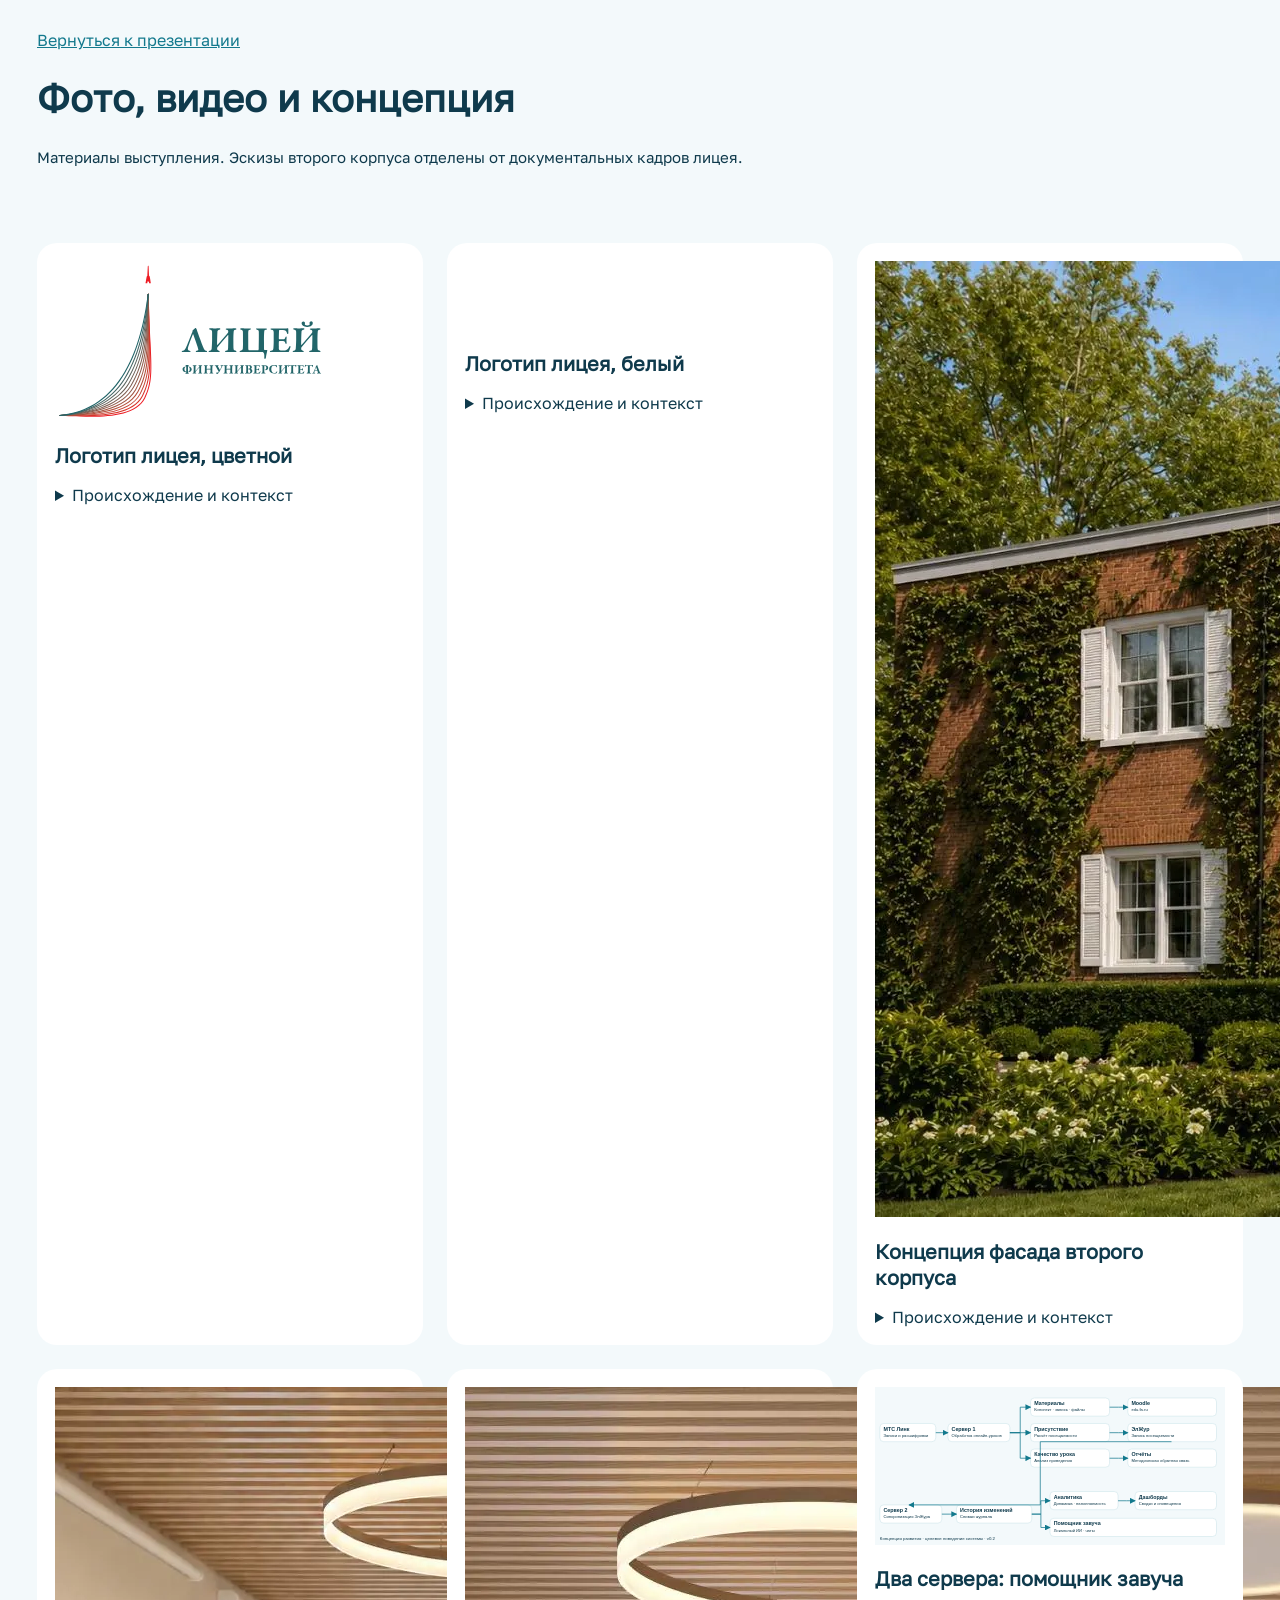
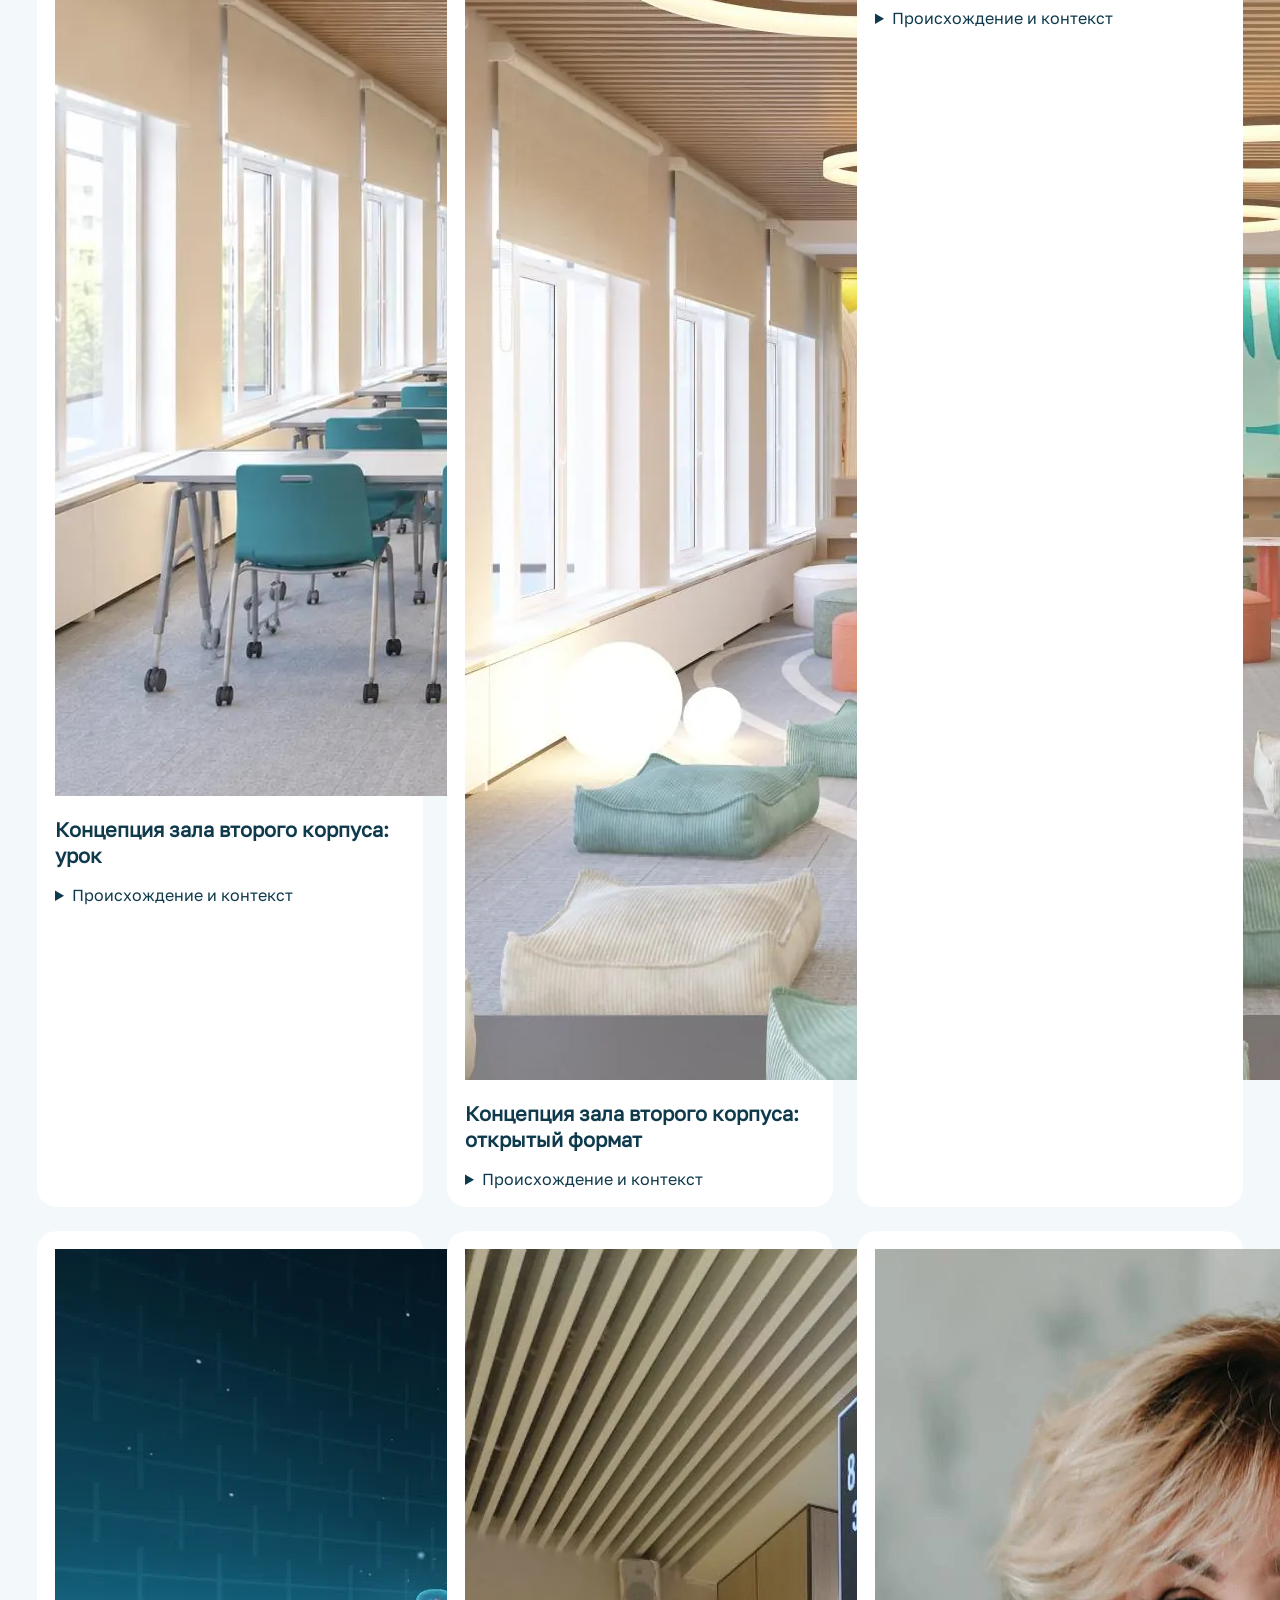
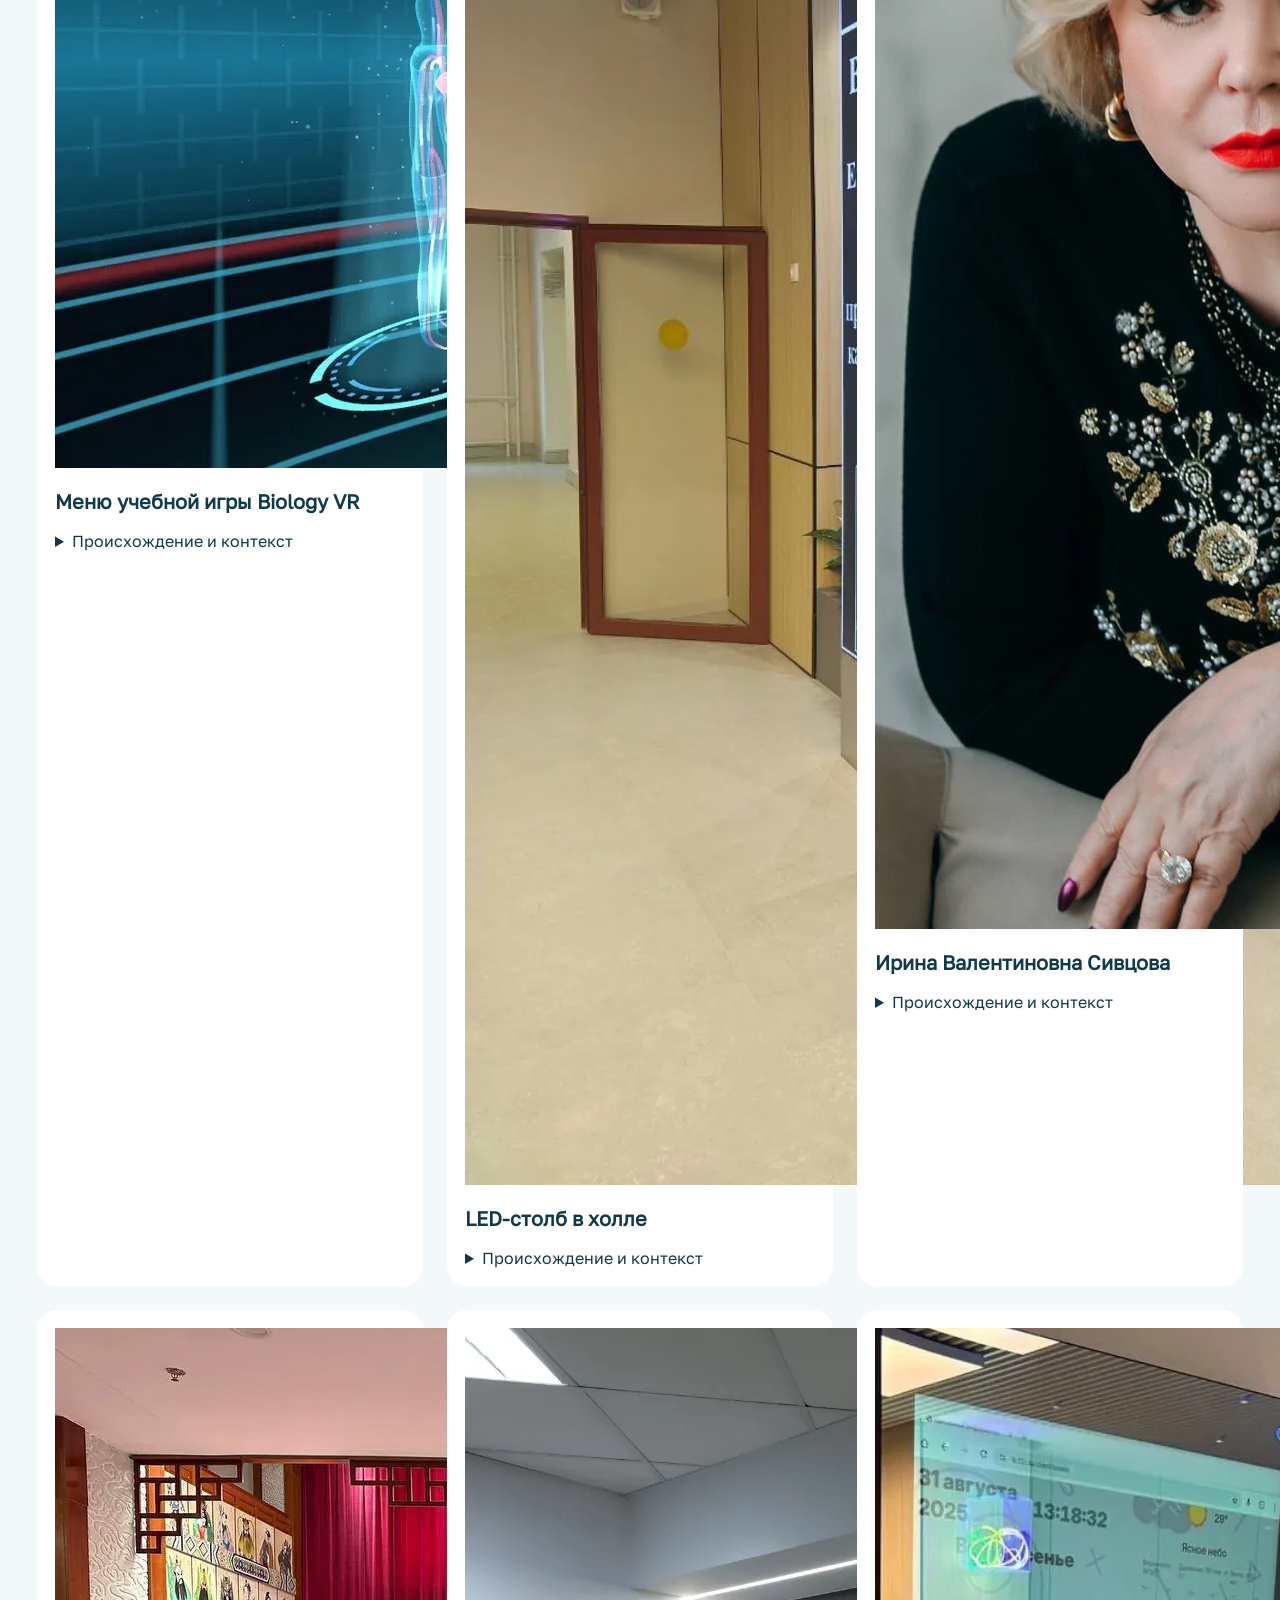
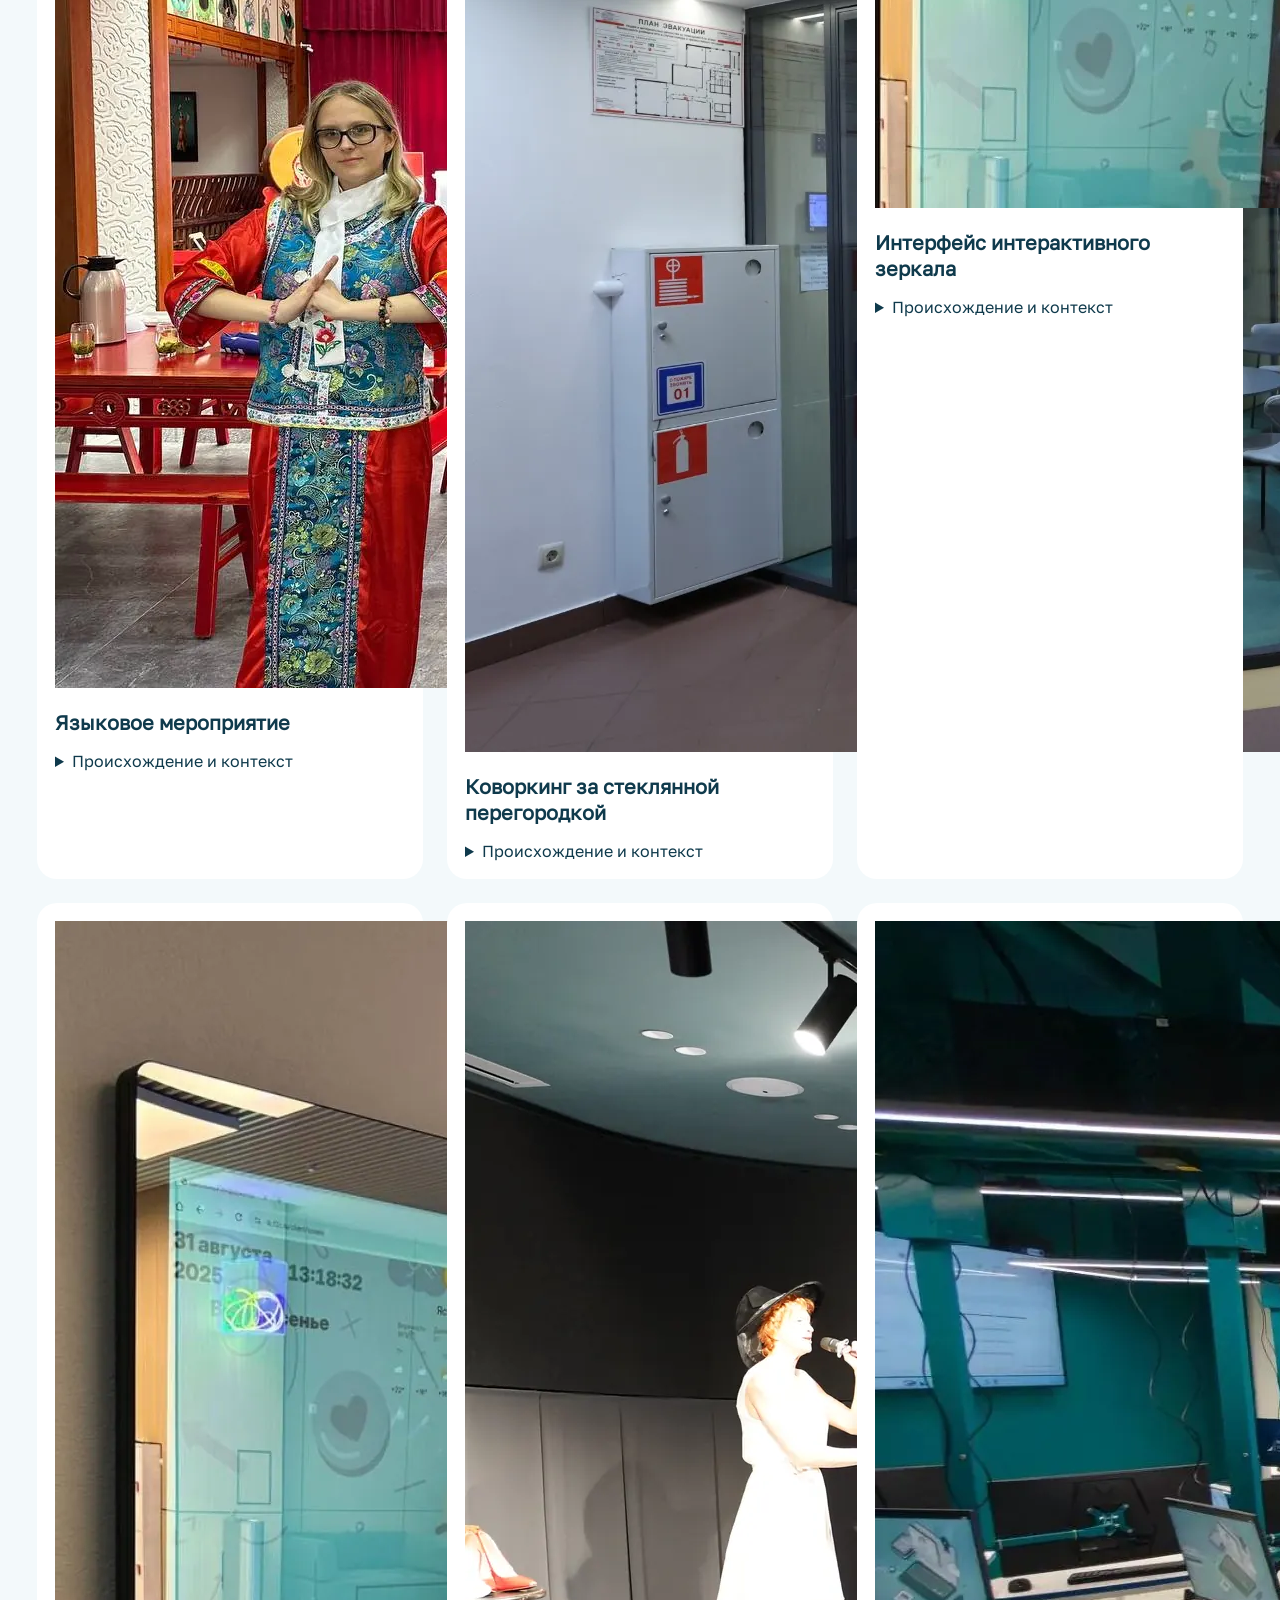
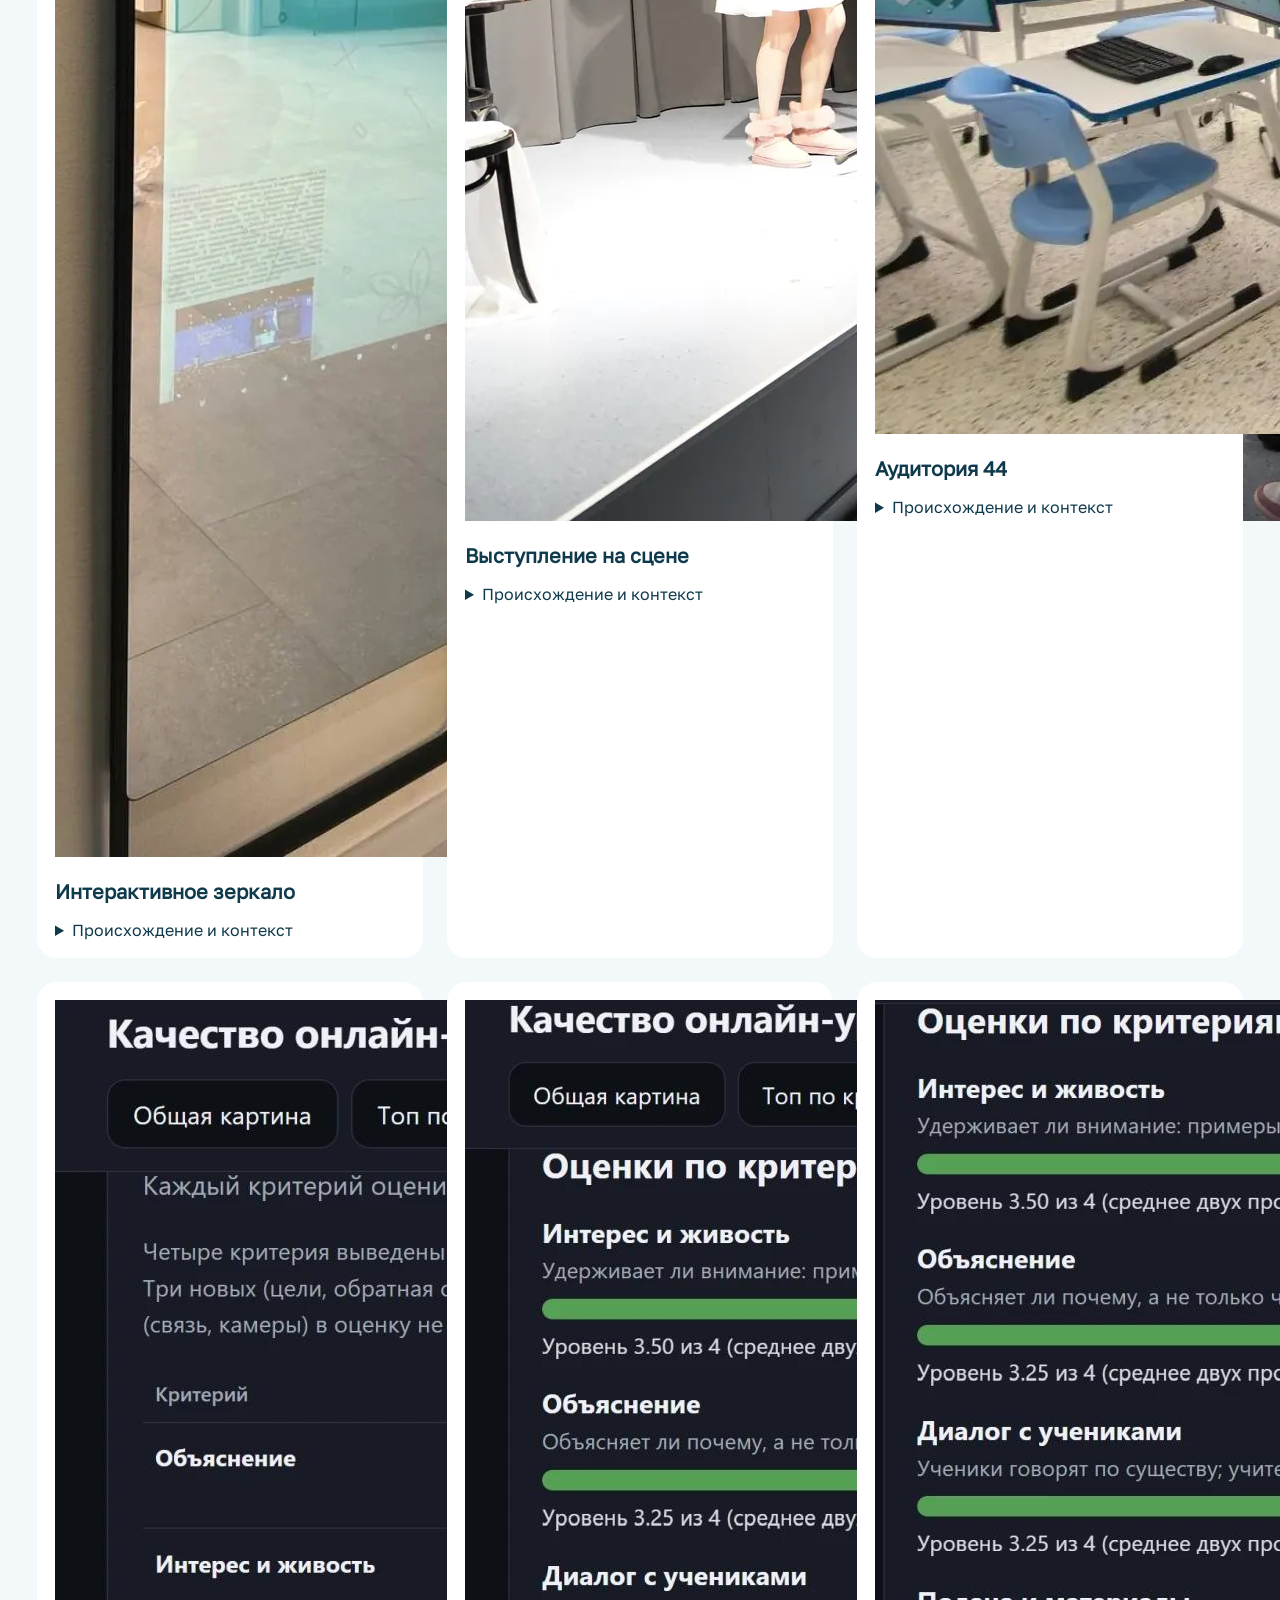
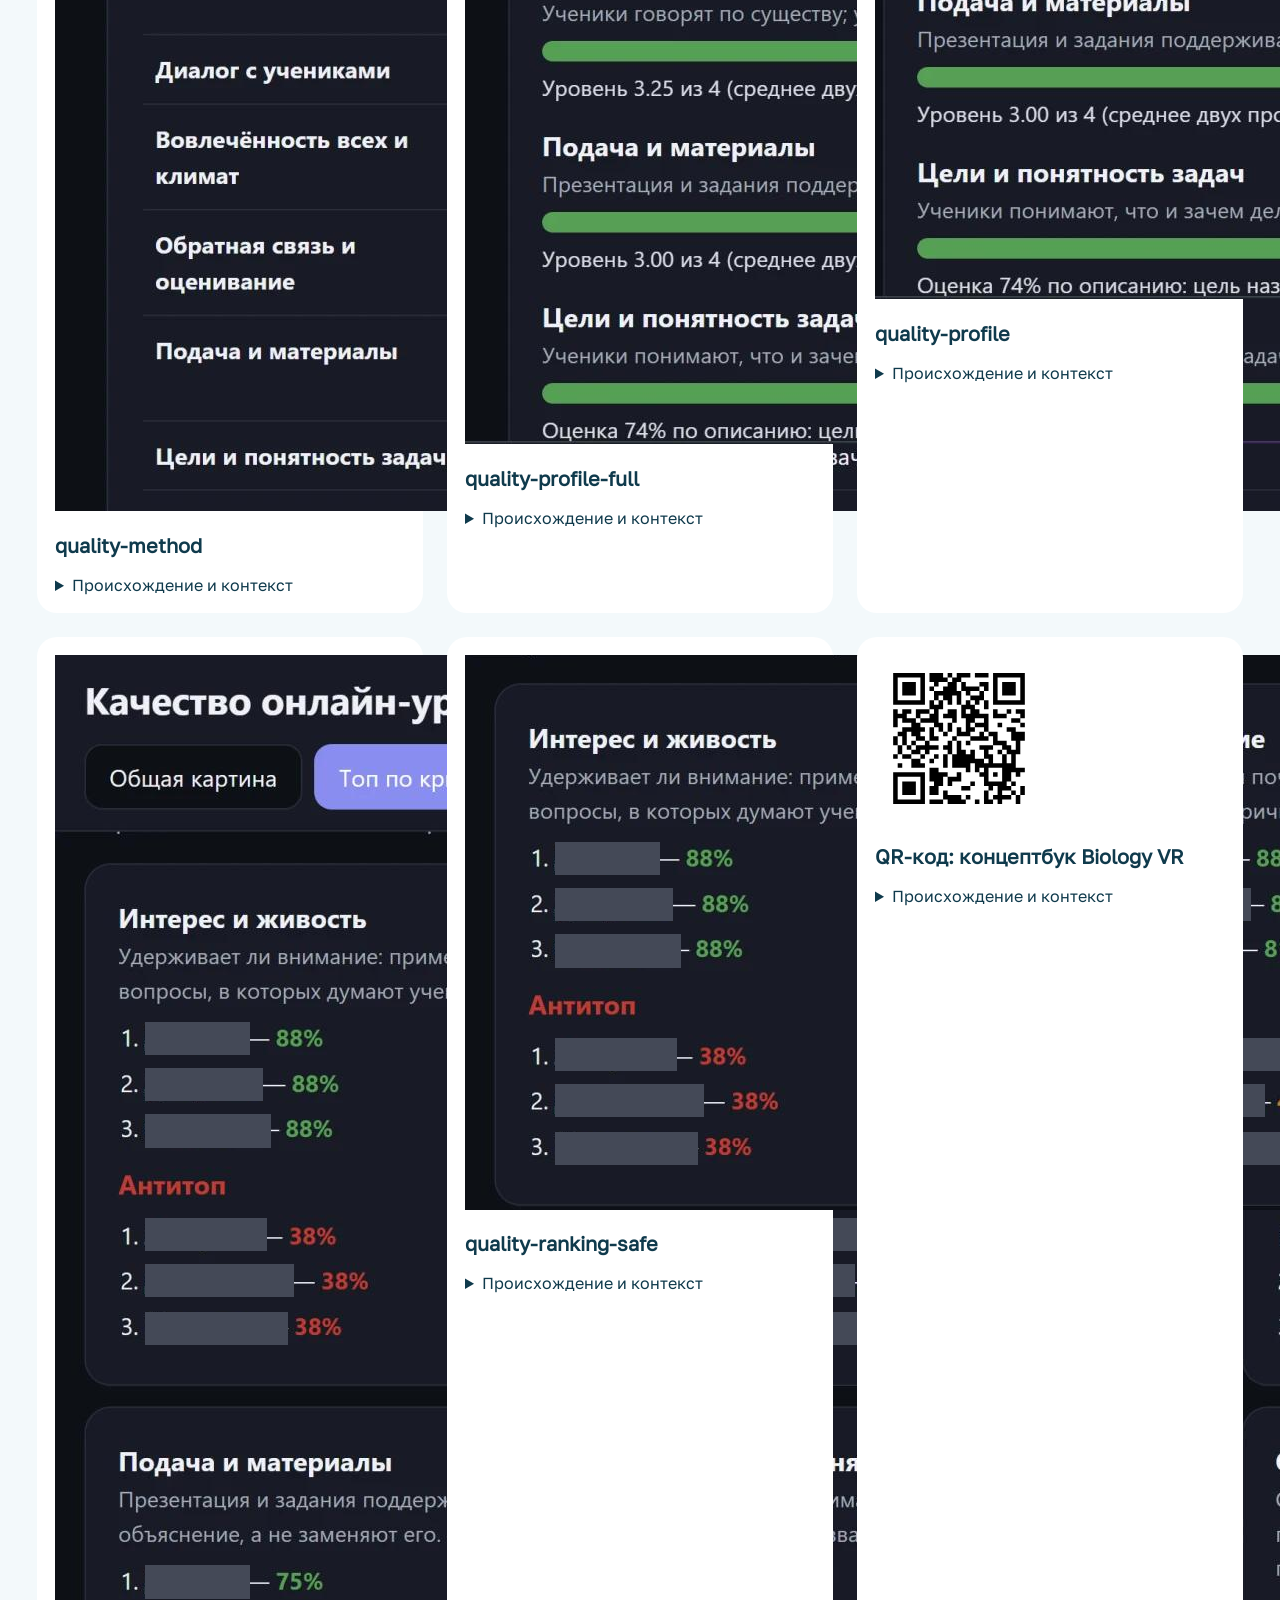
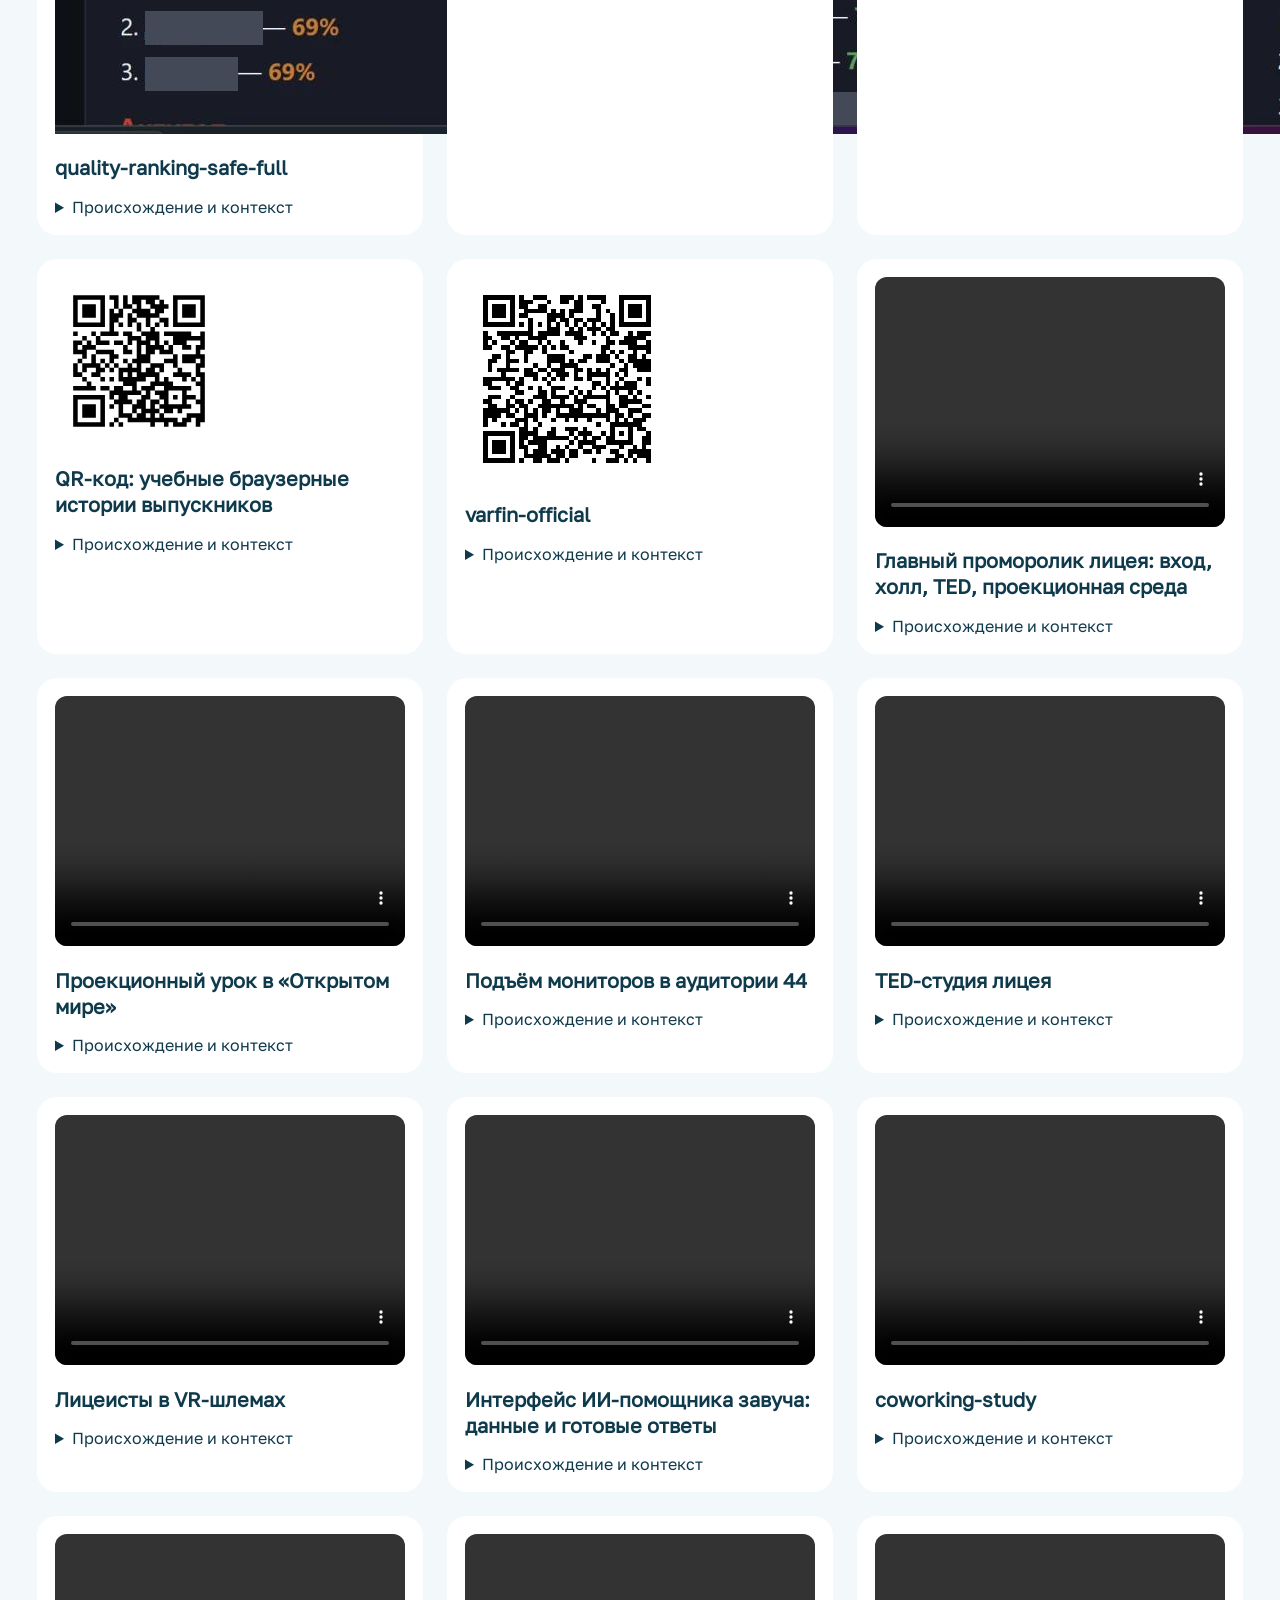
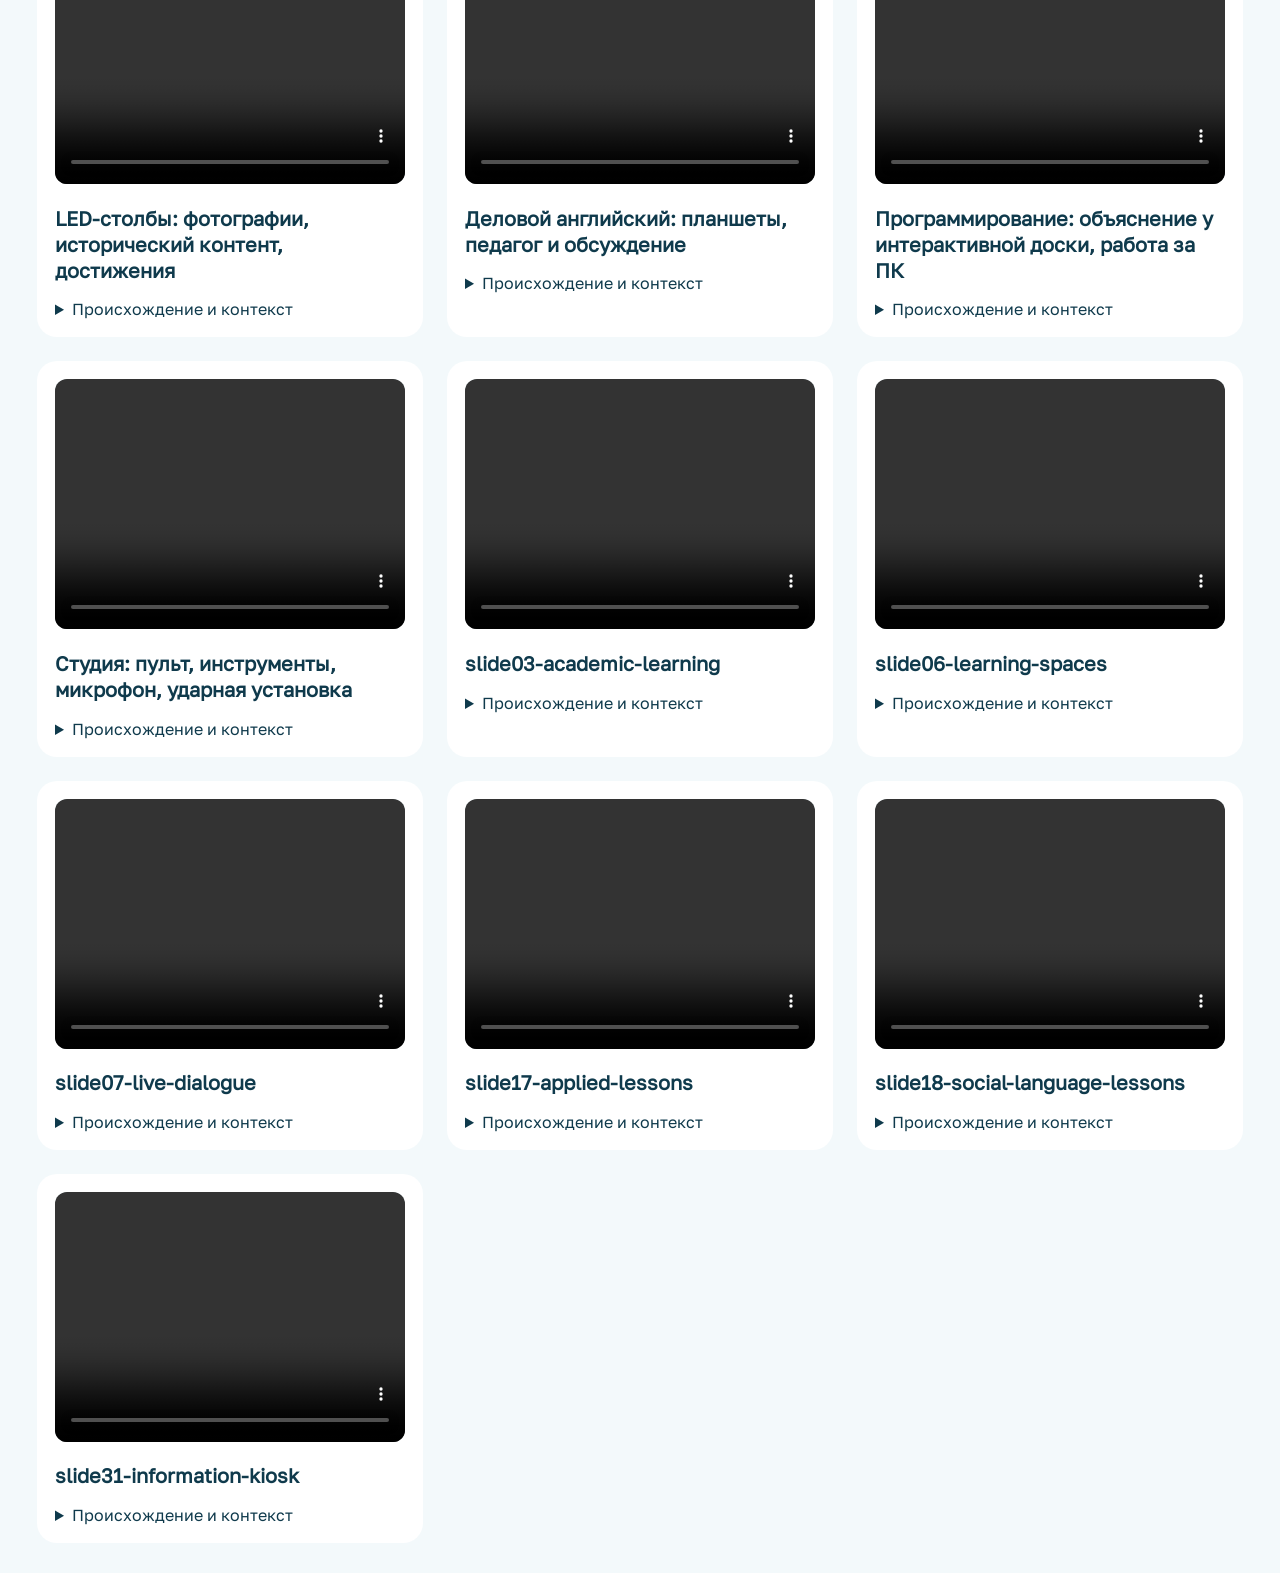
<file: gallery.html>
<!doctype html><html lang="ru"><head><meta charset="utf-8"><meta name="viewport" content="width=device-width,initial-scale=1"><title>Материалы презентации · Лицей Финуниверситета</title><style>@font-face{font-family:Golos;src:url(assets/fonts/font-01.woff)}*{box-sizing:border-box}body{margin:0;background:#f3f9fb;color:#0f3a4c;font-family:Golos,Arial,sans-serif}header,main{max-width:1250px;margin:auto;padding:30px 22px}header a{color:#13798d}h1{font-size:38px}main{display:grid;grid-template-columns:repeat(3,minmax(0,1fr));gap:24px}article{padding:18px;background:#fff;border-radius:20px;min-width:0}article>img,video{height:250px;width:100%;object-fit:contain;background:#dfeef2;border-radius:12px}h2{font-size:20px;line-height:1.3}p{font-size:15px;line-height:1.5;overflow-wrap:anywhere}summary{cursor:pointer}@media(max-width:800px){main{grid-template-columns:1fr}h1{font-size:30px}}a:focus-visible,summary:focus-visible,video:focus-visible{outline:3px solid #ff7d5c}</style></head><body><header><a href="index.html">Вернуться к презентации</a><h1>Фото, видео и концепция</h1><p>Материалы выступления. Эскизы второго корпуса отделены от документальных кадров лицея.</p></header><main><article><a href="assets/brand/v2/lyceum-color.svg" target="_blank"><img loading="lazy" src="assets/brand/v2/lyceum-color.svg" alt="Логотип лицея, цветной"></a><h2>Логотип лицея, цветной</h2><details><summary>Происхождение и контекст</summary><p>Локальный гайд «Лого_лицей6_ракета.pdf», страница 1</p><p>Векторные контуры PDF без перерисовки; прозрачный фон.</p></details></article><article><a href="assets/brand/v2/lyceum-white.svg" target="_blank"><img loading="lazy" src="assets/brand/v2/lyceum-white.svg" alt="Логотип лицея, белый"></a><h2>Логотип лицея, белый</h2><details><summary>Происхождение и контекст</summary><p>Локальный гайд «Лого_лицей6_ракета.pdf», страница 1</p><p>Векторные контуры PDF без перерисовки; удалена только демонстрационная подложка.</p></details></article><article><a href="assets/concept/facade.webp" target="_blank"><img loading="lazy" src="assets/concept/facade.webp" alt="Концепция фасада второго корпуса"></a><h2>Концепция фасада второго корпуса</h2><details><summary>Происхождение и контекст</summary><p>Предоставленная концепция «ЭСКИЗ ФУ5.pdf»</p><p>Эскиз, не фотография готового здания; страница 2.</p></details></article><article><a href="assets/concept/hall-class.webp" target="_blank"><img loading="lazy" src="assets/concept/hall-class.webp" alt="Концепция зала второго корпуса: урок"></a><h2>Концепция зала второго корпуса: урок</h2><details><summary>Происхождение и контекст</summary><p>Предоставленная концепция «ЭСКИЗ ФУ5.pdf»</p><p>Эскиз, страница 8.</p></details></article><article><a href="assets/concept/hall-open.webp" target="_blank"><img loading="lazy" src="assets/concept/hall-open.webp" alt="Концепция зала второго корпуса: открытый формат"></a><h2>Концепция зала второго корпуса: открытый формат</h2><details><summary>Происхождение и контекст</summary><p>Предоставленная концепция «ЭСКИЗ ФУ5.pdf»</p><p>Эскиз, страница 8.</p></details></article><article><a href="assets/diagrams/ai-two-contours.svg" target="_blank"><img loading="lazy" src="assets/diagrams/ai-two-contours.svg" alt="Два сервера: помощник завуча"></a><h2>Два сервера: помощник завуча</h2><details><summary>Происхождение и контекст</summary><p>architecture_two_servers_v02.md, актуальные architecture_ai_tutor.svg/.png из родительской папки</p><p>Code-native перерисовка v0.2: три параллельных ветви сервера 1; запись посещаемости в ЭлЖур; сервер 2 — управленческий помощник завуча. Концепция; API/регламенты требуют проверки.</p></details></article><article><a href="assets/photos/biology-vr.webp" target="_blank"><img loading="lazy" src="assets/photos/biology-vr.webp" alt="Меню учебной игры Biology VR"></a><h2>Меню учебной игры Biology VR</h2><details><summary>Происхождение и контекст</summary><p>Скриншот, предоставленный пользователем; контекст: https://altersam.github.io/Biology_VR/</p><p>Исполняемая сборка не проверялась; участие в «ВарФин» не заявляется.</p></details></article><article><a href="assets/photos/column.webp" target="_blank"><img loading="lazy" src="assets/photos/column.webp" alt="LED-столб в холле"></a><h2>LED-столб в холле</h2><details><summary>Происхождение и контекст</summary><p>https://github.com/Altersam/LFU</p><p>Конкретное событие и дата съёмки отдельно не установлены.</p></details></article><article><a href="assets/photos/director-sivtsova.webp" target="_blank"><img loading="lazy" src="assets/photos/director-sivtsova.webp" alt="Ирина Валентиновна Сивцова"></a><h2>Ирина Валентиновна Сивцова</h2><details><summary>Происхождение и контекст</summary><p>Фотография, предоставленная пользователем для этой презентации</p><p>Оптимизированная копия 864×1280, естественные пропорции, генеративных изменений нет.</p></details></article><article><a href="assets/photos/language-culture.webp" target="_blank"><img loading="lazy" src="assets/photos/language-culture.webp" alt="Языковое мероприятие"></a><h2>Языковое мероприятие</h2><details><summary>Происхождение и контекст</summary><p>Архивный материал из предоставленной подборки лицея</p><p>Конкретное событие и дата съёмки отдельно не установлены.</p></details></article><article><a href="assets/photos/meeting_outside.webp" target="_blank"><img loading="lazy" src="assets/photos/meeting_outside.webp" alt="Коворкинг за стеклянной перегородкой"></a><h2>Коворкинг за стеклянной перегородкой</h2><details><summary>Происхождение и контекст</summary><p>https://github.com/Altersam/LFU</p><p>Конкретное событие и дата съёмки отдельно не установлены.</p></details></article><article><a href="assets/photos/mirror-interface.webp" target="_blank"><img loading="lazy" src="assets/photos/mirror-interface.webp" alt="Интерфейс интерактивного зеркала"></a><h2>Интерфейс интерактивного зеркала</h2><details><summary>Происхождение и контекст</summary><p>https://github.com/Altersam/LFU</p><p>Кадрирование документального mirror.webp; интерфейс не перерисован.</p></details></article><article><a href="assets/photos/mirror.webp" target="_blank"><img loading="lazy" src="assets/photos/mirror.webp" alt="Интерактивное зеркало"></a><h2>Интерактивное зеркало</h2><details><summary>Происхождение и контекст</summary><p>https://github.com/Altersam/LFU</p><p>Конкретное событие и дата съёмки отдельно не установлены.</p></details></article><article><a href="assets/photos/performance.webp" target="_blank"><img loading="lazy" src="assets/photos/performance.webp" alt="Выступление на сцене"></a><h2>Выступление на сцене</h2><details><summary>Происхождение и контекст</summary><p>Архивный материал из предоставленной подборки лицея</p><p>Конкретное событие и дата съёмки отдельно не установлены.</p></details></article><article><a href="assets/photos/room44.webp" target="_blank"><img loading="lazy" src="assets/photos/room44.webp" alt="Аудитория 44"></a><h2>Аудитория 44</h2><details><summary>Происхождение и контекст</summary><p>Фото аудитории 44, предоставленное пользователем</p><p>IMG_20261112_165606.jpg — общий вид.</p></details></article><article><a href="assets/photos/slide-revision/quality-method.webp" target="_blank"><img loading="lazy" src="assets/photos/slide-revision/quality-method.webp" alt="quality-method"></a><h2>quality-method</h2><details><summary>Происхождение и контекст</summary><p>IMG_20261113_145642/145644/145646.jpg из родительской папки</p><p>Примеры экранов; не общая статистика. Фамилии в топ/антитоп закрыты непрозрачными масками; цифры сохранены.</p></details></article><article><a href="assets/photos/slide-revision/quality-profile-full.webp" target="_blank"><img loading="lazy" src="assets/photos/slide-revision/quality-profile-full.webp" alt="quality-profile-full"></a><h2>quality-profile-full</h2><details><summary>Происхождение и контекст</summary><p>IMG_20261113_145642/145644/145646.jpg из родительской папки</p><p>Примеры экранов; не общая статистика. Фамилии в топ/антитоп закрыты непрозрачными масками; цифры сохранены.</p></details></article><article><a href="assets/photos/slide-revision/quality-profile.webp" target="_blank"><img loading="lazy" src="assets/photos/slide-revision/quality-profile.webp" alt="quality-profile"></a><h2>quality-profile</h2><details><summary>Происхождение и контекст</summary><p>IMG_20261113_145642/145644/145646.jpg из родительской папки</p><p>Примеры экранов; не общая статистика. Фамилии в топ/антитоп закрыты непрозрачными масками; цифры сохранены.</p></details></article><article><a href="assets/photos/slide-revision/quality-ranking-safe-full.webp" target="_blank"><img loading="lazy" src="assets/photos/slide-revision/quality-ranking-safe-full.webp" alt="quality-ranking-safe-full"></a><h2>quality-ranking-safe-full</h2><details><summary>Происхождение и контекст</summary><p>IMG_20261113_145642/145644/145646.jpg из родительской папки</p><p>Примеры экранов; не общая статистика. Фамилии в топ/антитоп закрыты непрозрачными масками; цифры сохранены.</p></details></article><article><a href="assets/photos/slide-revision/quality-ranking-safe.webp" target="_blank"><img loading="lazy" src="assets/photos/slide-revision/quality-ranking-safe.webp" alt="quality-ranking-safe"></a><h2>quality-ranking-safe</h2><details><summary>Происхождение и контекст</summary><p>IMG_20261113_145642/145644/145646.jpg из родительской папки</p><p>Примеры экранов; не общая статистика. Фамилии в топ/антитоп закрыты непрозрачными масками; цифры сохранены.</p></details></article><article><a href="assets/qr/biology-concept.svg" target="_blank"><img loading="lazy" src="assets/qr/biology-concept.svg" alt="QR-код: концептбук Biology VR"></a><h2>QR-код: концептбук Biology VR</h2><details><summary>Происхождение и контекст</summary><p>https://altersam.github.io/Biology_VR/</p><p>Локально сгенерированный QR, ECC M, quiet zone 4; ведёт на концептбук, не на запуск игры.</p></details></article><article><a href="assets/qr/social-engineering.svg" target="_blank"><img loading="lazy" src="assets/qr/social-engineering.svg" alt="QR-код: учебные браузерные истории выпускников"></a><h2>QR-код: учебные браузерные истории выпускников</h2><details><summary>Происхождение и контекст</summary><p>https://www.fa.ru/school/social_vr_game/</p><p>Локально сгенерированный QR, ECC M, quiet zone 4; декодирование проверено.</p></details></article><article><a href="assets/qr/v4/varfin-official.svg" target="_blank"><img loading="lazy" src="assets/qr/v4/varfin-official.svg" alt="varfin-official"></a><h2>varfin-official</h2><details><summary>Происхождение и контекст</summary><p>https://www.fa.ru/university/structure/education/cyber/konkurs/</p><p>Официальный адрес подтверждён п.1.5 Порядка; QR декодирован, прямой сайт ранее возвращал403.</p></details></article><article><video controls muted playsinline preload="none" src="assets/video/v2/lyceum-main.mp4"></video><h2>Главный проморолик лицея: вход, холл, TED, проекционная среда</h2><details><summary>Происхождение и контекст</summary><p>Предоставленный файл главного проморяда lfu_promo_min.mp4 (ранее использован в версии Grok)</p><p>Фрагменты 00:00–00:03, 00:07–00:10, 00:18–00:21, 00:26–00:29; 1280×720, без звука, CRF18.</p></details></article><article><video controls muted playsinline preload="none" src="assets/video/v2/open-world.mp4"></video><h2>Проекционный урок в «Открытом мире»</h2><details><summary>Происхождение и контекст</summary><p>Предоставленный архив «Промо-ролики»</p><p>VR.MOV, 00:33–00:41; проекции на стенах, без VR-шлемов.</p></details></article><article><video controls muted playsinline preload="none" src="assets/video/v2/room44-lift.mp4"></video><h2>Подъём мониторов в аудитории 44</h2><details><summary>Происхождение и контекст</summary><p>Видео аудитории 44, предоставленное пользователем</p><p>VID_20261112_165516.mp4, 00:00–01:02, ускорено в 2,5 раза, 720×1280, без звука и без обрезки механизма.</p></details></article><article><video controls muted playsinline preload="none" src="assets/video/v2/ted.mp4"></video><h2>TED-студия лицея</h2><details><summary>Происхождение и контекст</summary><p>Предоставленный архив «Промо-ролики»</p><p>Тед.mp4, 00:03–00:10; 1920×1080, без звука. TED — локальное название пространства; статус TEDx не заявляется.</p></details></article><article><video controls muted playsinline preload="none" src="assets/video/v2/vr-headsets.mp4"></video><h2>Лицеисты в VR-шлемах</h2><details><summary>Происхождение и контекст</summary><p>Предоставленный архив «Промо-ролики»</p><p>VR.MOV, 00:10–00:17; без звука.</p></details></article><article><video controls muted playsinline preload="none" src="assets/video/v3/ai-tutor-monitoring-safe.mp4"></video><h2>Интерфейс ИИ-помощника завуча: данные и готовые ответы</h2><details><summary>Происхождение и контекст</summary><p>Запись пользователя 2026-11-13 14-44-37.mkv</p><p>Без звука; чувствительные области скрыты. Не показывает ввод запроса и генерацию. Детали масок и монтажа: research/fresh-media.md.</p></details></article><article><video controls muted playsinline preload="none" src="assets/video/v3/coworking-study.mp4"></video><h2>coworking-study</h2><details><summary>Происхождение и контекст</summary><p>Предоставлено пользователем</p><p>Обработанная производная; исходники не публикуются</p></details></article><article><video controls muted playsinline preload="none" src="assets/video/v3/hall-led.mp4"></video><h2>LED-столбы: фотографии, исторический контент, достижения</h2><details><summary>Происхождение и контекст</summary><p>Видео предоставлено пользователем 13.11.2026: Холл.mp4</p><p>Фрагмент 9.1–17.1 с; H264 libx264 medium CRF18 yuv420p faststart; no audio; original size and rate</p></details></article><article><video controls muted playsinline preload="none" src="assets/video/v3/live-business-english.mp4"></video><h2>Деловой английский: планшеты, педагог и обсуждение</h2><details><summary>Происхождение и контекст</summary><p>Видео предоставлено пользователем 13.11.2026: Деловой английский.mp4</p><p>Фрагмент 2.6–14.6 с; H264 libx264 medium CRF18 yuv420p faststart; no audio; original size and rate</p></details></article><article><video controls muted playsinline preload="none" src="assets/video/v3/live-programming.mp4"></video><h2>Программирование: объяснение у интерактивной доски, работа за ПК</h2><details><summary>Происхождение и контекст</summary><p>Видео предоставлено пользователем 13.11.2026: 3 D моделирование и программирование.mp4</p><p>Фрагмент 0.5–14.5 с; H264 libx264 medium CRF18 yuv420p faststart; no audio; original size and rate</p></details></article><article><video controls muted playsinline preload="none" src="assets/video/v3/studio-equipment.mp4"></video><h2>Студия: пульт, инструменты, микрофон, ударная установка</h2><details><summary>Происхождение и контекст</summary><p>Видео предоставлено пользователем 13.11.2026: Студия звукозаписи.mp4</p><p>Фрагмент 2–15.4 с; H264 libx264 medium CRF18 yuv420p faststart; no audio; original size and rate</p></details></article><article><video controls muted playsinline preload="none" src="assets/video/v4/slide03-academic-learning.mp4"></video><h2>slide03-academic-learning</h2><details><summary>Происхождение и контекст</summary><p>3 D моделирование и программирование.mp4; Зарубежная литература.mp4</p><p>Последовательный монтаж; оригинальная скорость, без звука; research/slide-revision-media/manifest-final.json</p></details></article><article><video controls muted playsinline preload="none" src="assets/video/v4/slide06-learning-spaces.mp4"></video><h2>slide06-learning-spaces</h2><details><summary>Происхождение и контекст</summary><p>ТЭД.mp4; Холл.mp4; ДОП холл 3 этаж и 4 этаж.mp4</p><p>Последовательный монтаж; оригинальная скорость, без звука; research/slide-revision-media/manifest-final.json</p></details></article><article><video controls muted playsinline preload="none" src="assets/video/v4/slide07-live-dialogue.mp4"></video><h2>slide07-live-dialogue</h2><details><summary>Происхождение и контекст</summary><p>Делком.mp4; Делком.mp4</p><p>Последовательный монтаж; оригинальная скорость, без звука; research/slide-revision-media/manifest-final.json</p></details></article><article><video controls muted playsinline preload="none" src="assets/video/v4/slide17-applied-lessons.mp4"></video><h2>slide17-applied-lessons</h2><details><summary>Происхождение и контекст</summary><p>Зарубежная литература.mp4; Основы налоговой грамотности.mp4; Основы предпринимательской деятельности.mp4</p><p>Последовательный монтаж; оригинальная скорость, без звука; research/slide-revision-media/manifest-final.json</p></details></article><article><video controls muted playsinline preload="none" src="assets/video/v4/slide18-social-language-lessons.mp4"></video><h2>slide18-social-language-lessons</h2><details><summary>Происхождение и контекст</summary><p>Полит. социология.mp4; Экономика на английском.mp4; Языковый практикум.mp4</p><p>Последовательный монтаж; оригинальная скорость, без звука; research/slide-revision-media/manifest-final.json</p></details></article><article><video controls muted playsinline preload="none" src="assets/video/v4/slide31-information-kiosk.mp4"></video><h2>slide31-information-kiosk</h2><details><summary>Происхождение и контекст</summary><p>Киоски-информеры.mp4; Киоски-информеры.mp4</p><p>Последовательный монтаж; оригинальная скорость, без звука; research/slide-revision-media/manifest-final.json</p></details></article></main></body></html>
</file>
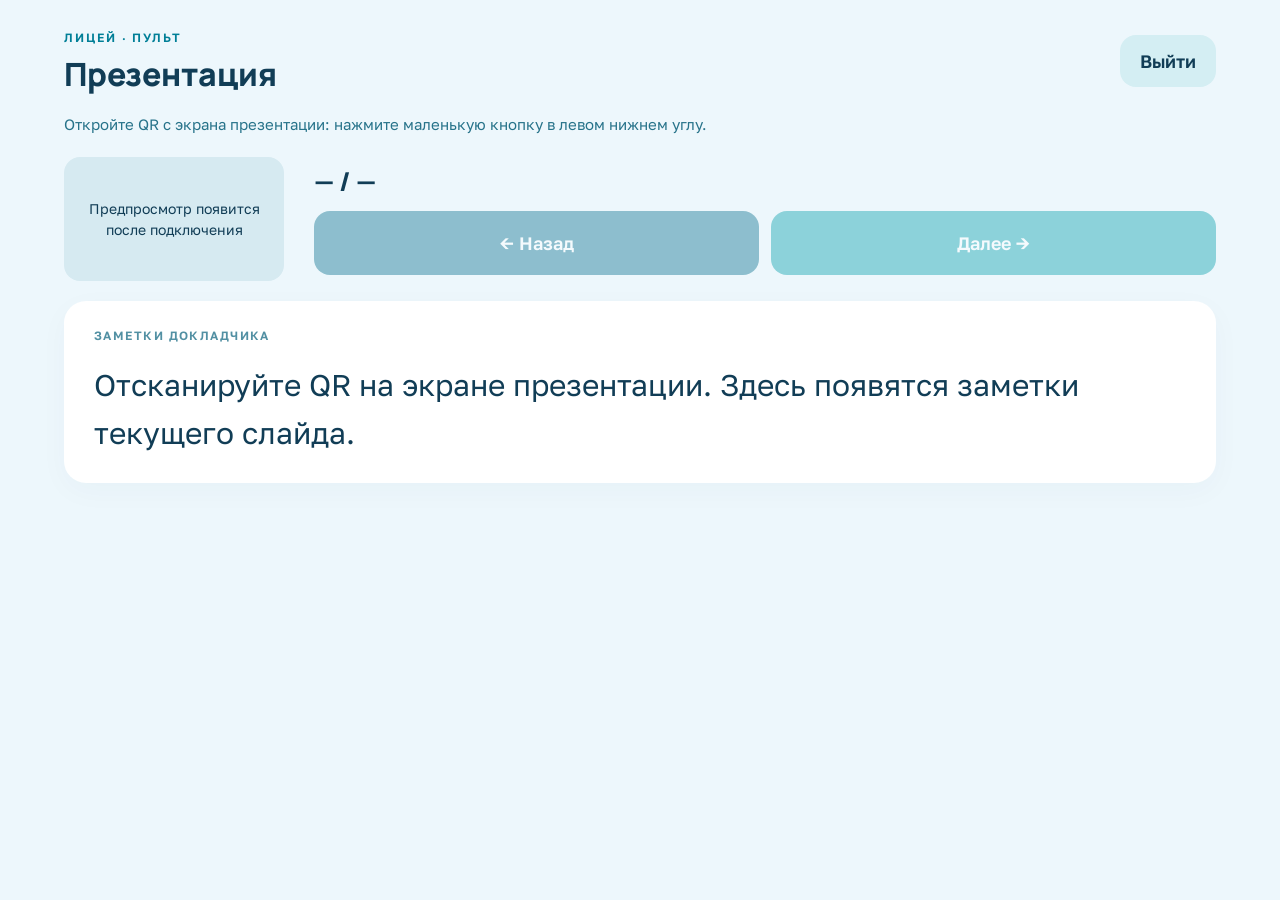
<file: remote.html>
<!doctype html>
<html lang="ru"><head><meta charset="utf-8"><meta name="viewport" content="width=device-width,initial-scale=1,viewport-fit=cover"><meta name="referrer" content="no-referrer"><title>Пульт презентации · Лицей</title><link rel="stylesheet" href="assets/remote/remote.css"><script defer src="assets/remote/common.js"></script><script defer src="assets/remote/vendor/peerjs-1.5.5.min.js"></script><script defer src="assets/remote/controller.js"></script></head>
<body><main><header><div><span class="eyebrow">ЛИЦЕЙ · ПУЛЬТ</span><h1 id="title">Презентация</h1></div><button id="leave">Выйти</button></header><p id="status" role="status">Подключение…</p><section class="overview" aria-label="Текущий слайд"><div class="preview"><img id="preview" alt="Статический вид текущего слайда" hidden><span id="fallback">Предпросмотр появится после подключения</span></div><div class="navigation"><p id="number">— / —</p><div class="arrows"><button id="prev" aria-label="Предыдущий слайд" disabled>← Назад</button><button id="next" aria-label="Следующий слайд" disabled>Далее →</button></div></div></section><section class="notes" aria-labelledby="notes-heading"><h2 id="notes-heading">Заметки докладчика</h2><div id="notes">Отсканируйте QR на экране презентации. Здесь появятся заметки текущего слайда.</div></section><button id="retry" hidden>Повторить подключение</button></main></body></html>
</file>
<file: assets/remote/remote.css>
@font-face{font-family:Golos;src:url(../fonts/font-01.woff);font-weight:400;font-display:swap}@font-face{font-family:Golos;src:url(../fonts/font-03.woff);font-weight:600;font-display:swap}@font-face{font-family:Manrope;src:url(../fonts/font-11.woff);font-weight:800;font-display:swap}
*{box-sizing:border-box}body{margin:0;background:#edf7fc;color:#113d56;font:18px/1.5 Golos,Arial,sans-serif}main{max-width:1200px;margin:auto;padding:max(22px,env(safe-area-inset-top)) max(24px,env(safe-area-inset-right)) max(30px,env(safe-area-inset-bottom)) max(24px,env(safe-area-inset-left))}header{display:flex;justify-content:space-between;gap:16px;align-items:center}.eyebrow{font-size:12px;letter-spacing:.16em;color:#007f97;font-weight:600}h1{font:800 clamp(22px,3vw,32px)/1.2 Manrope,Arial;margin:6px 0}button{font:600 18px Golos,Arial;border:0;border-radius:16px;background:#d4eef3;color:#113d56;min-height:52px;padding:12px 20px;cursor:pointer;touch-action:manipulation}button:focus-visible{outline:3px solid #007b9b;outline-offset:3px}button:disabled{opacity:.42;cursor:default}#status{font-size:15px;min-height:24px;color:#27738a;margin:14px 0 20px}.overview{display:flex;gap:24px;align-items:center}.preview{width:240px;aspect-ratio:16/9;flex-shrink:0;position:relative;background:#d6eaf1;border-radius:16px;overflow:hidden;display:grid;place-items:center}.preview img{width:100%;height:100%;object-fit:contain}.preview span{padding:12px;text-align:center;font-size:14px}.navigation{flex:1}#number{font:800 26px Manrope,Arial;margin:0 0 12px}.arrows{display:flex;gap:12px}.arrows button{flex:1;min-height:64px;background:#0a728f;color:white}.arrows button:last-child{background:#09a1ad}.notes{margin-top:24px;padding:26px 30px;border-radius:22px;background:white;box-shadow:0 8px 30px #12475b08}.notes h2{font-size:12px;text-transform:uppercase;letter-spacing:.12em;color:#5290a3;margin:0 0 16px}#notes{white-space:pre-wrap;overflow-wrap:anywhere;font-size:clamp(22px,2.7vw,30px);line-height:1.6}#retry{margin-top:18px}[hidden]{display:none!important}@media(max-width:600px){main{padding-left:16px;padding-right:16px}.overview{gap:14px;align-items:stretch;flex-direction:column}.preview{width:160px;align-self:center}.navigation{width:100%}#number{text-align:center;font-size:22px;margin-bottom:10px}.notes{padding:22px 20px;margin-top:20px}#notes{font-size:22px}header button{font-size:15px;padding:10px 14px}h1{font-size:22px}}@media(min-width:900px) and (orientation:landscape){.overview{gap:30px}.preview{width:220px}.notes{margin-top:20px}}

#notes{white-space:normal}#notes .speaker-point{margin:0 0 22px}#notes .speaker-point h3{font-size:22px;color:#0a728f;line-height:1.3;margin:0 0 6px}#notes .speaker-point p{margin:0;font-size:inherit;line-height:1.5}
</file>
